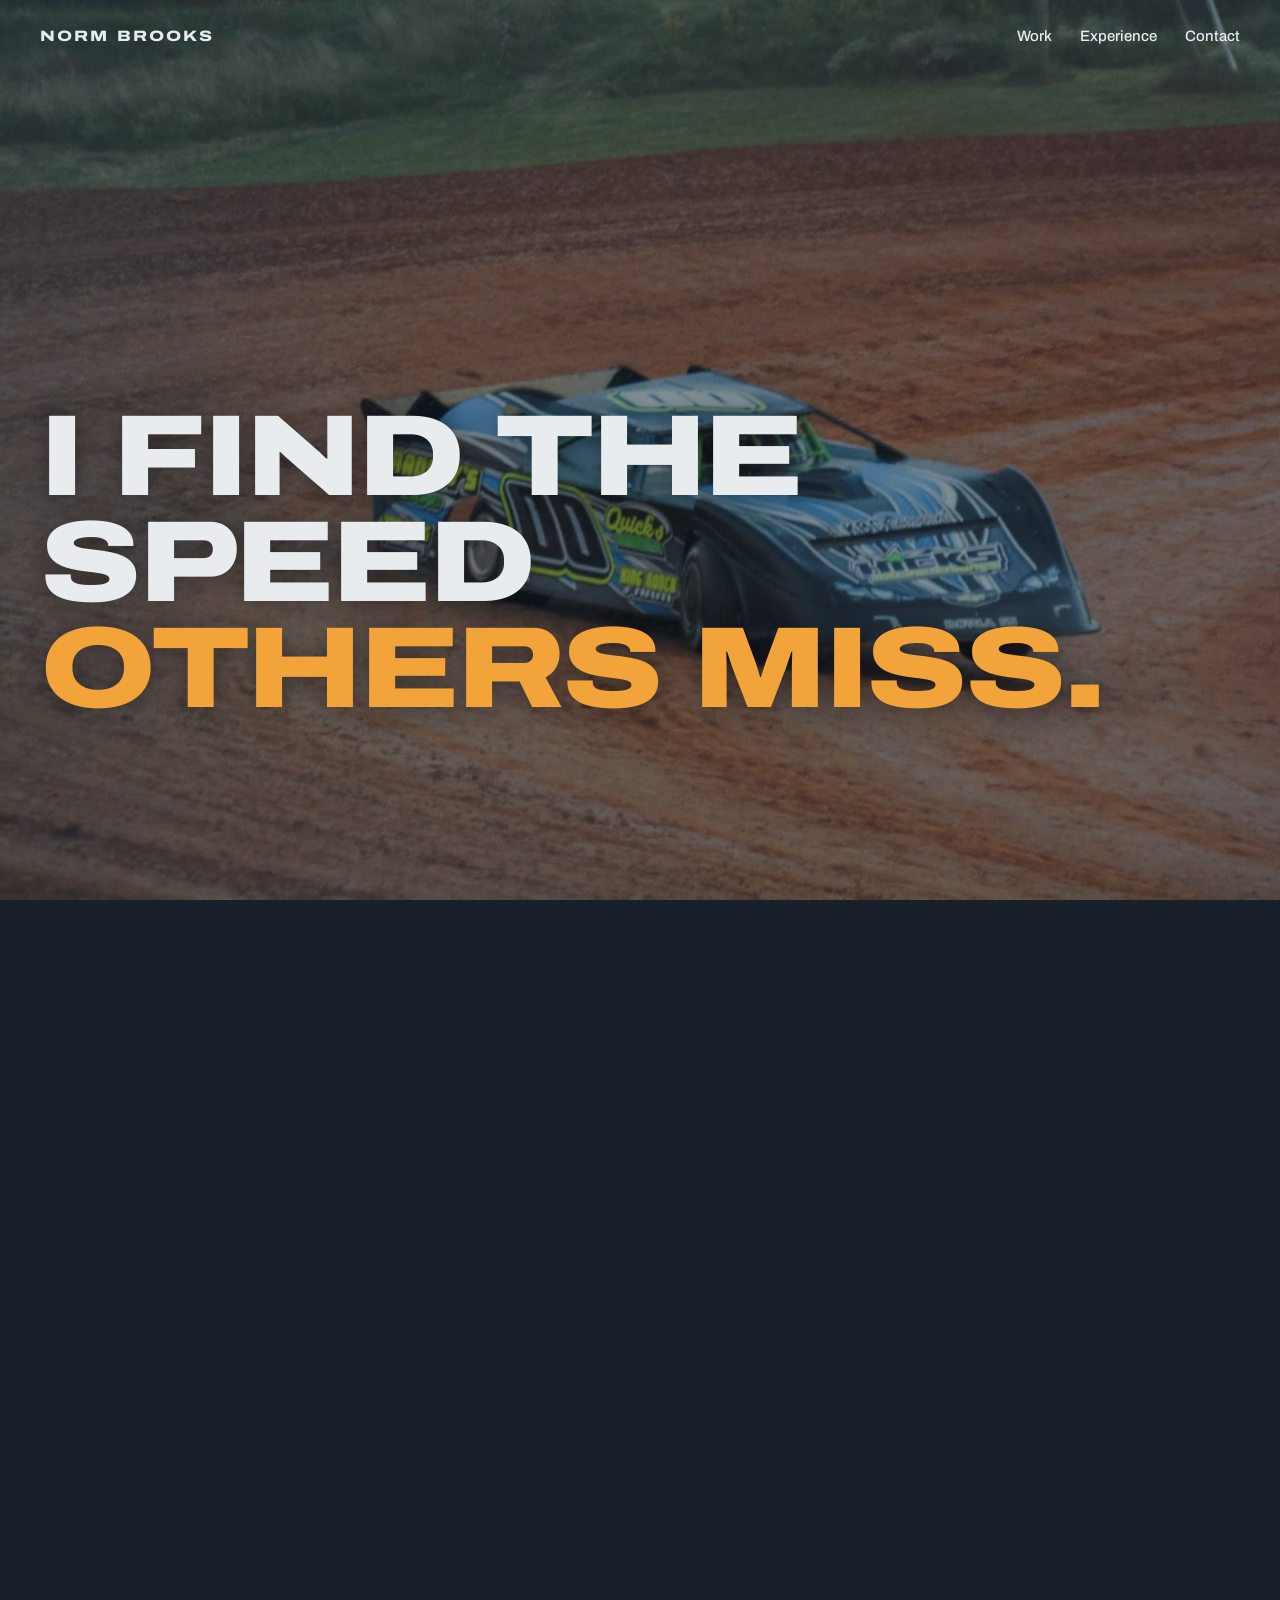
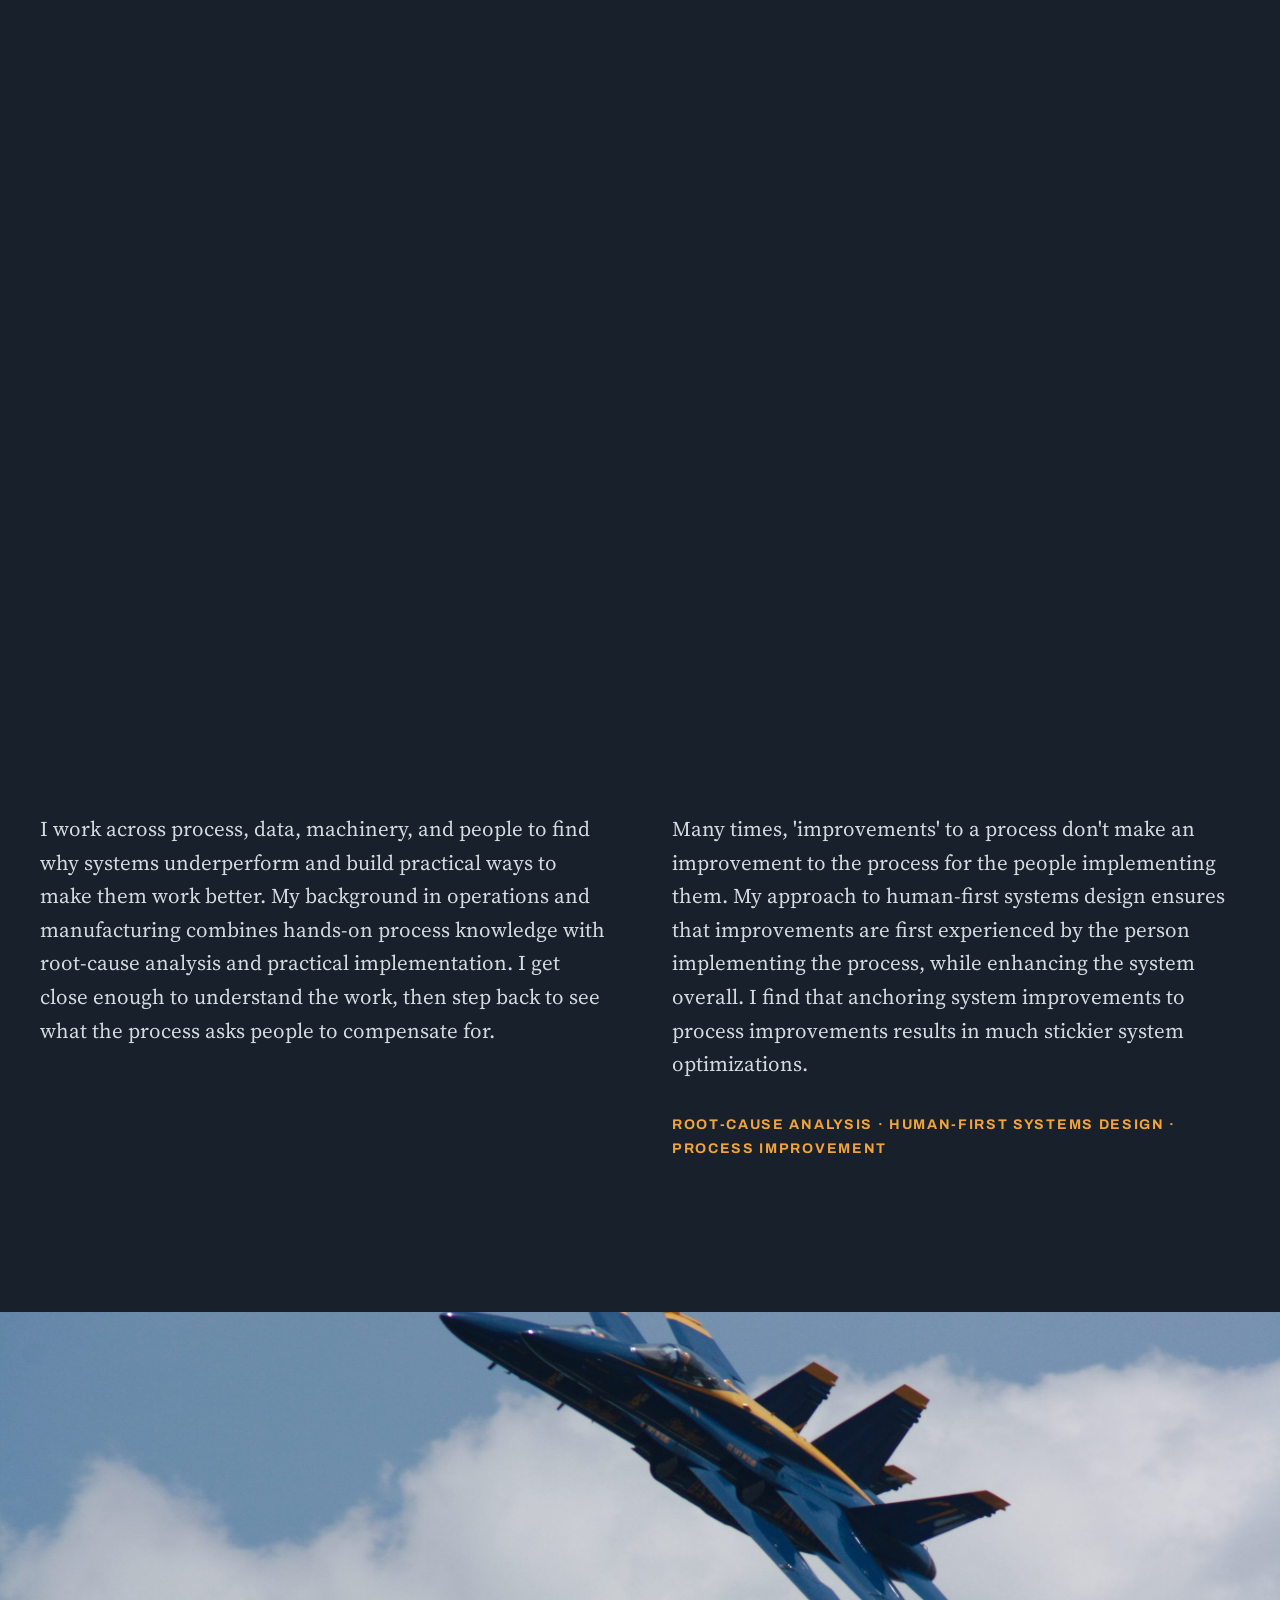
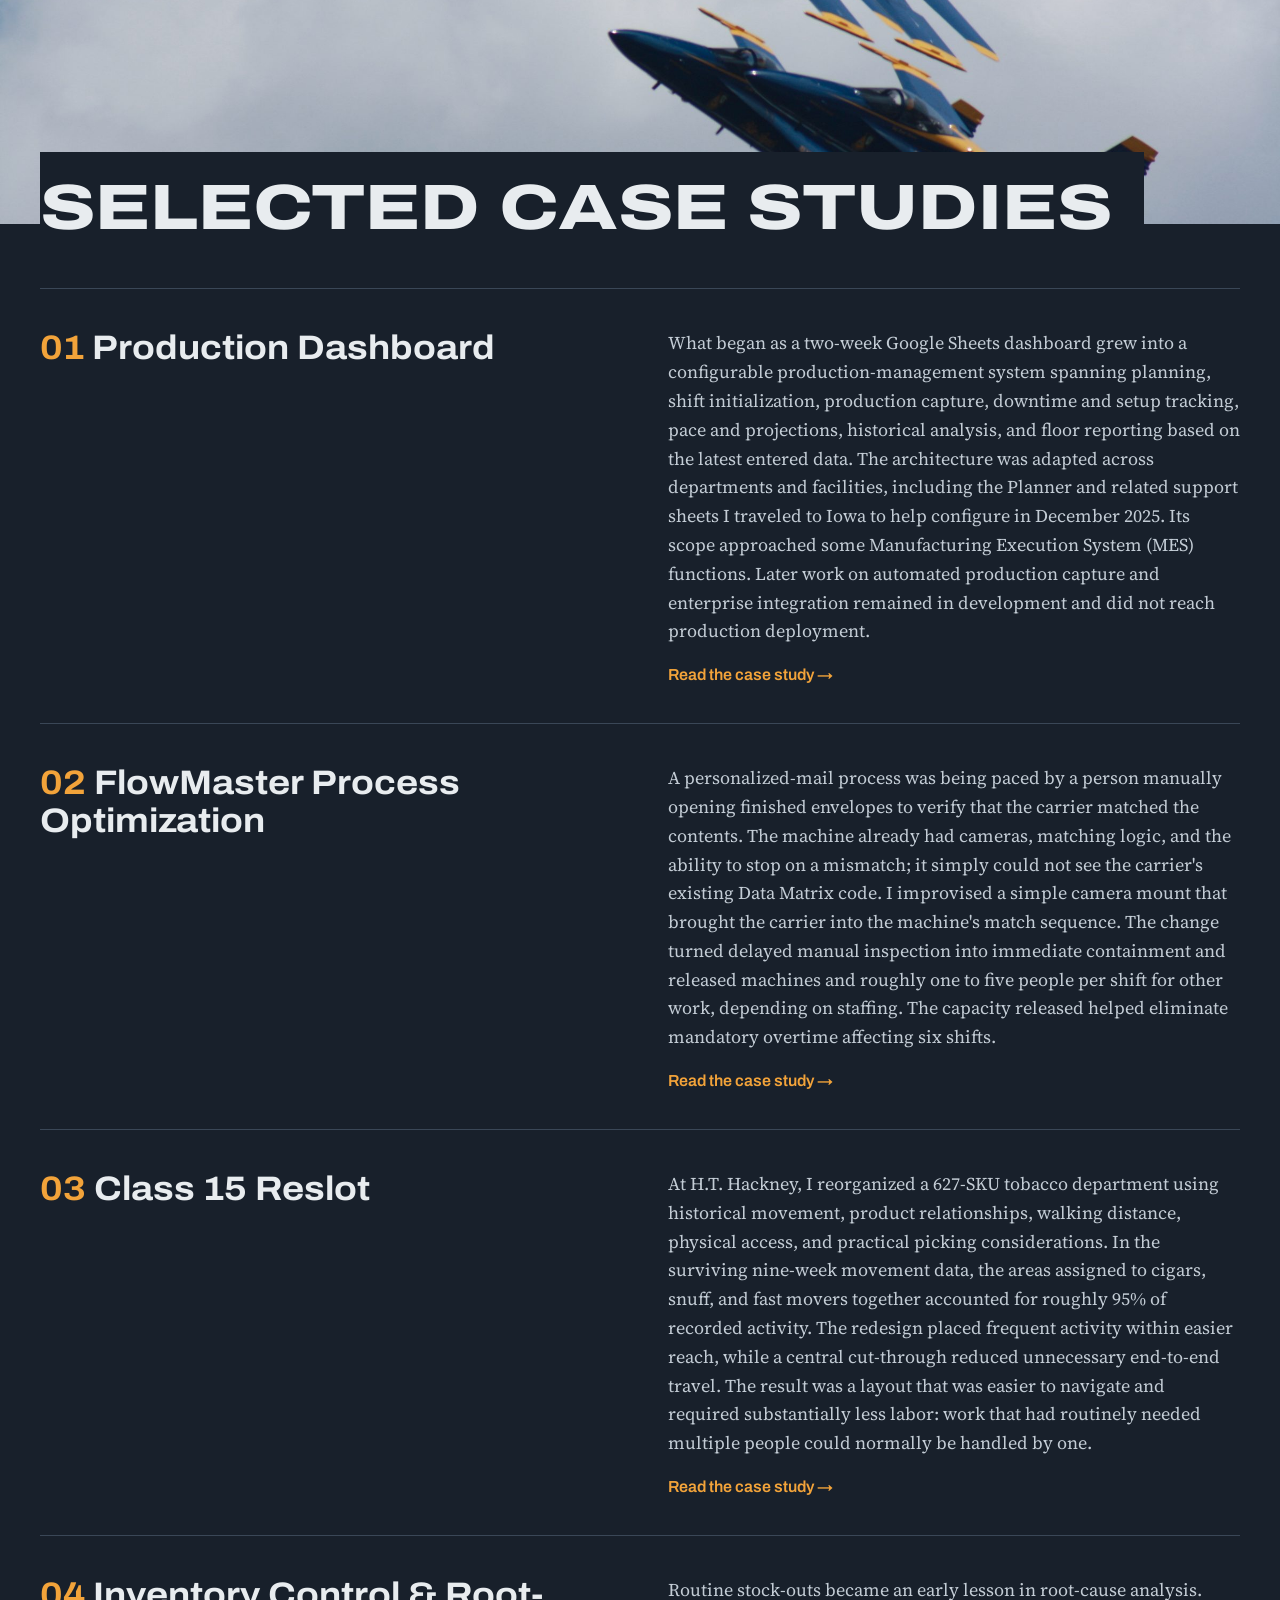
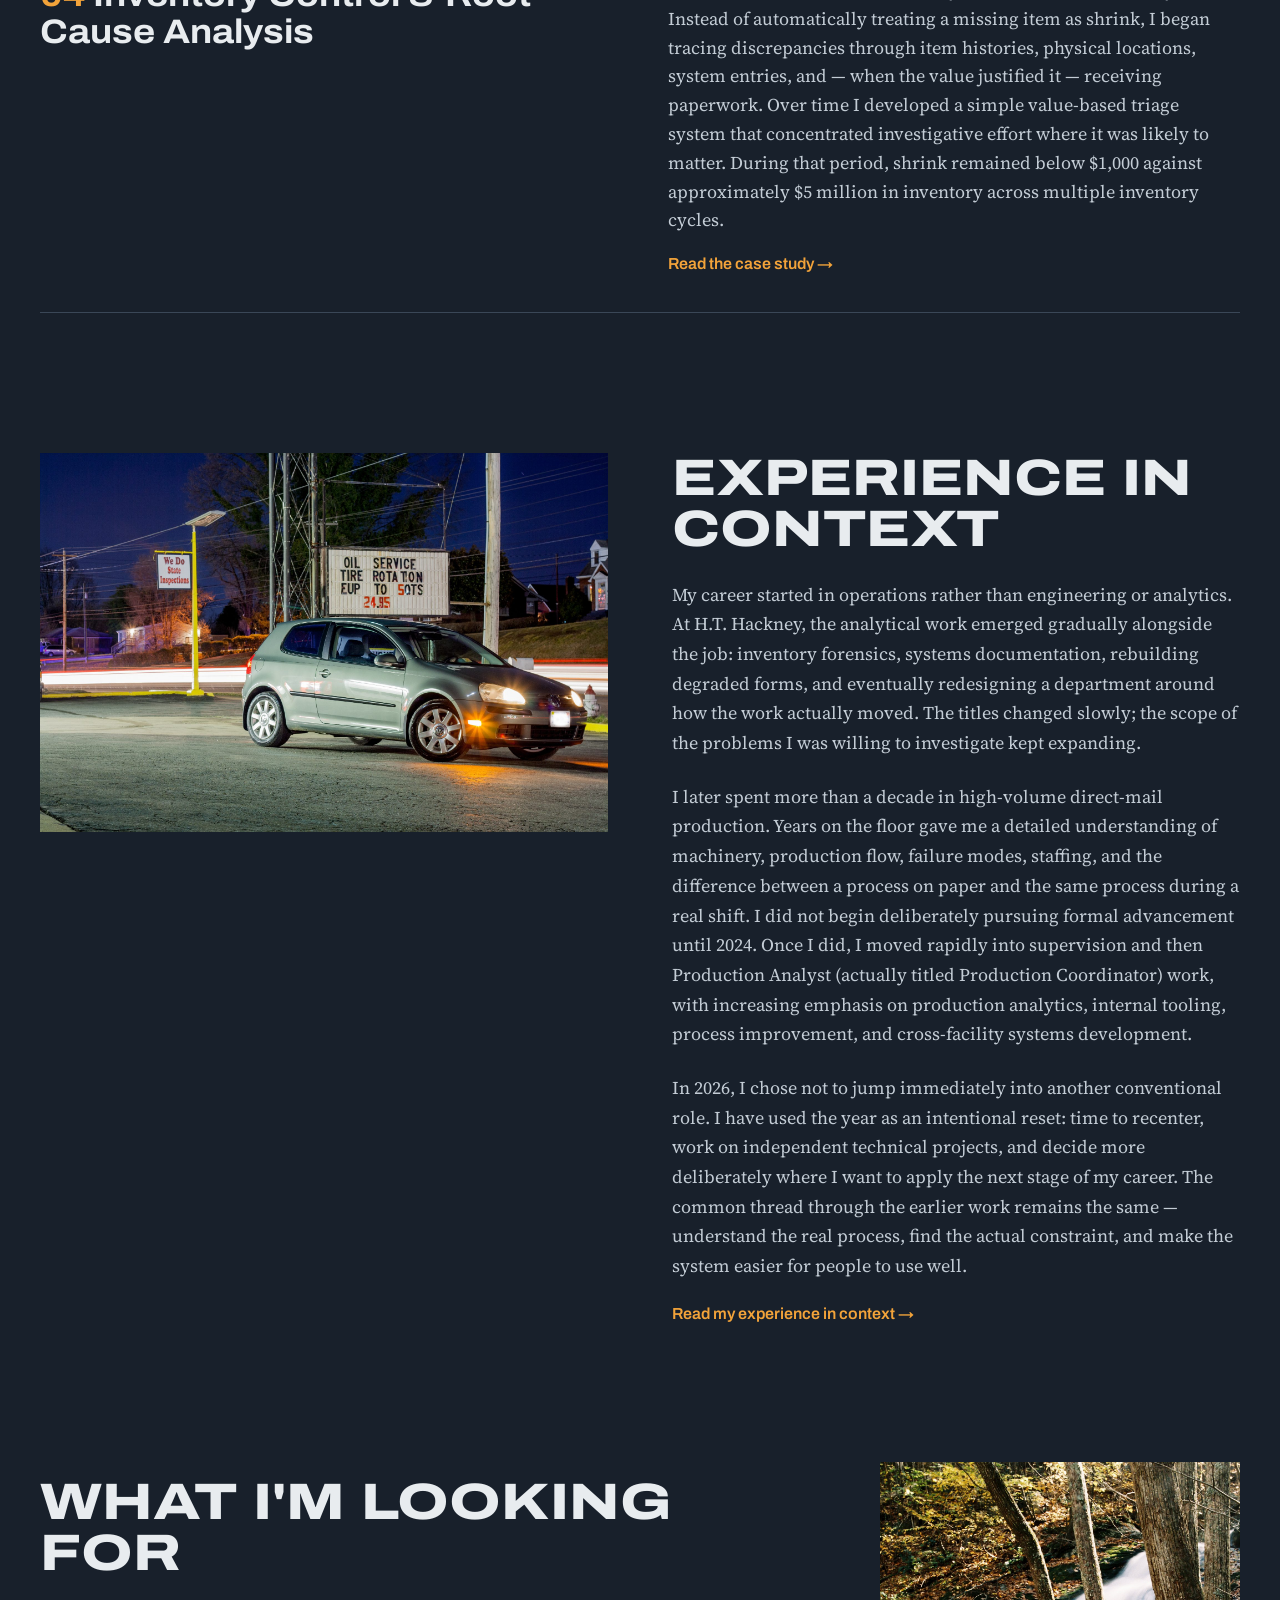
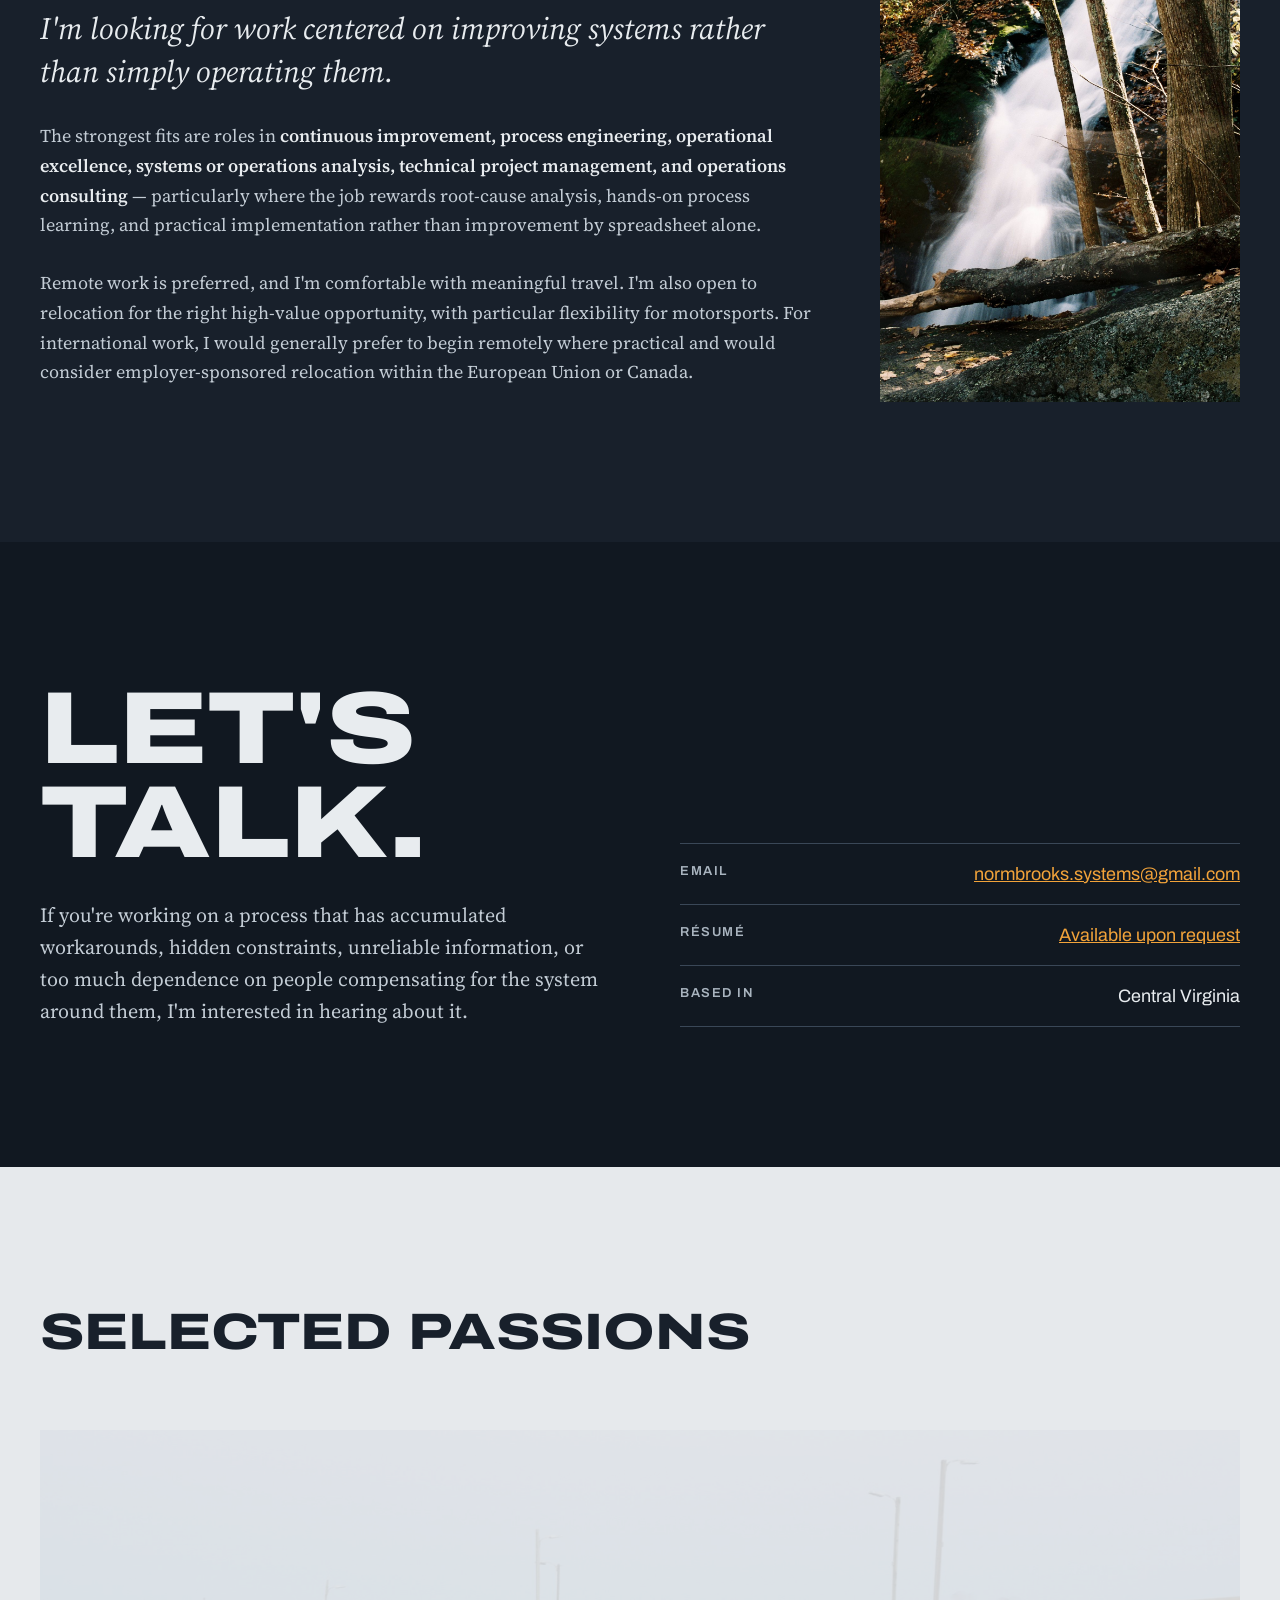
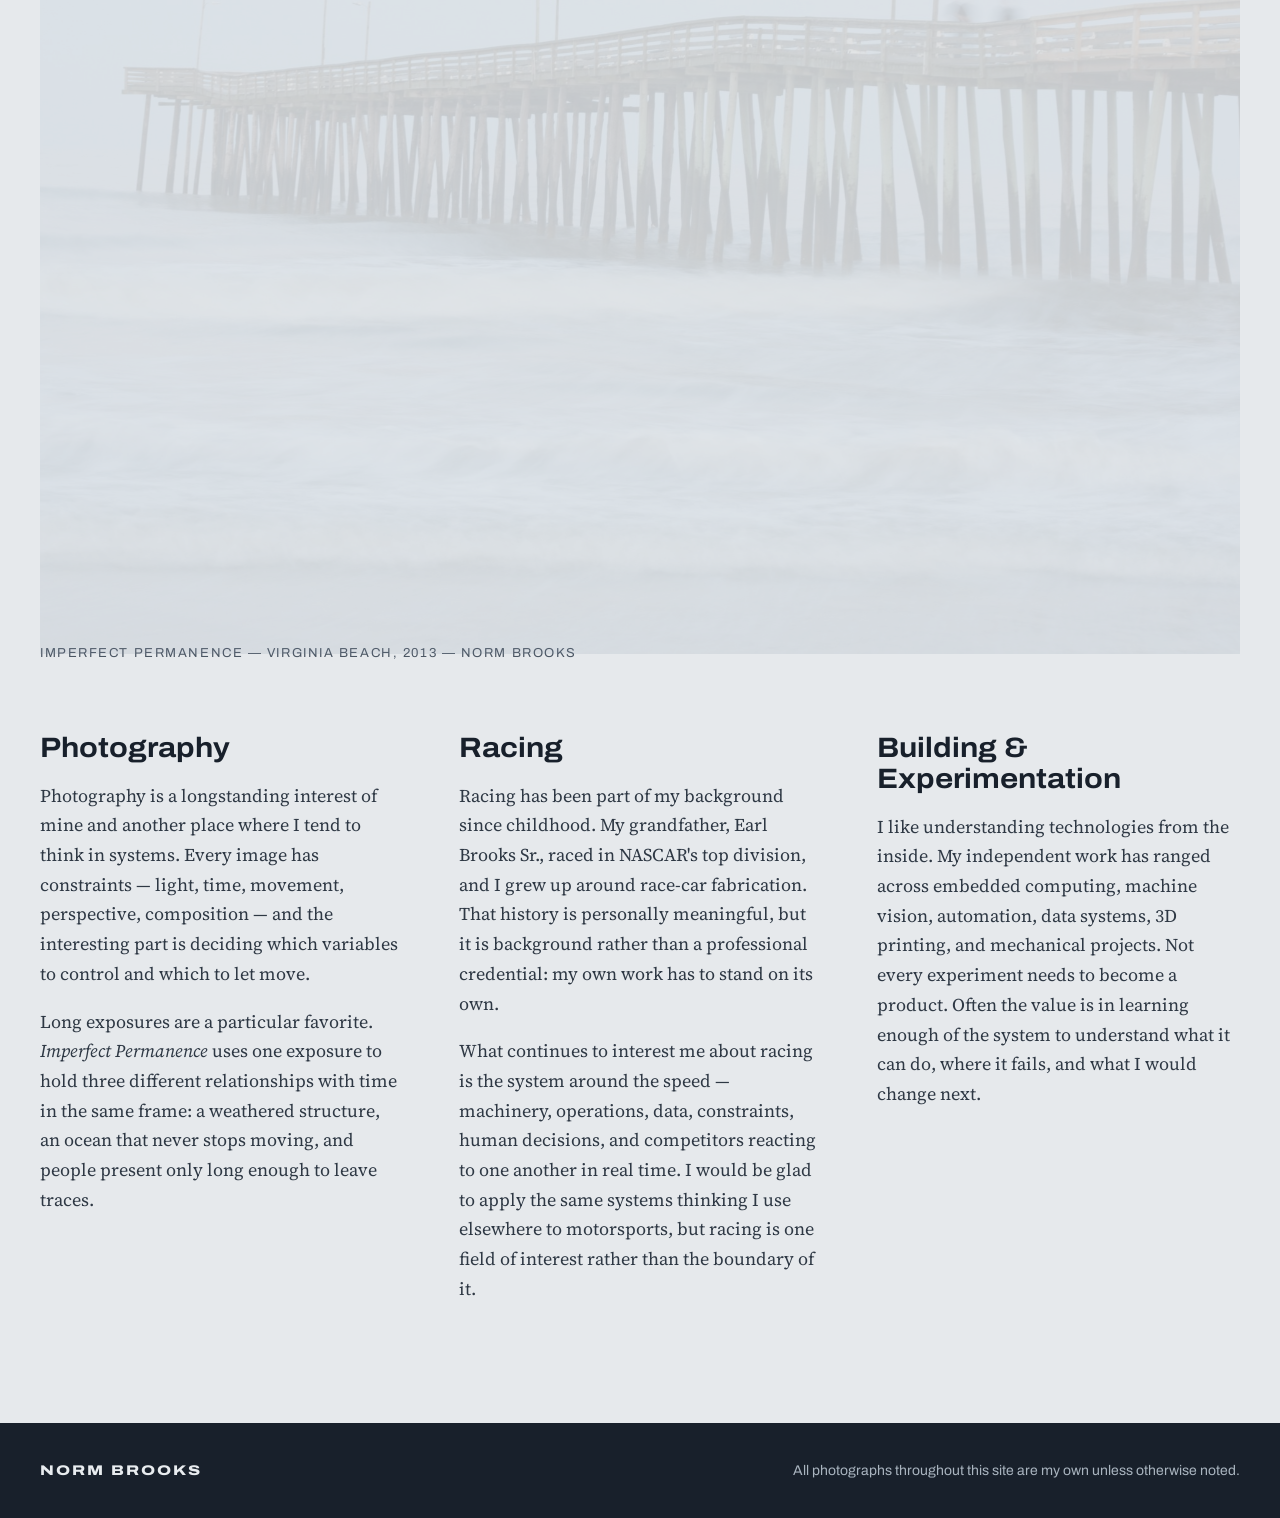
<file: index.html>
<!doctype html>
<html lang="en">
<head>
<meta charset="utf-8">
<meta name="viewport" content="width=device-width, initial-scale=1">
<title>Norm Brooks — Systems and Process Improvement</title>
<meta name="description" content="Norm Brooks works across process, data, machinery, and people to find why systems underperform and build practical ways to make them work better.">
<meta property="og:title" content="Norm Brooks — Systems and Process Improvement">
<meta property="og:description" content="Norm Brooks works across process, data, machinery, and people to find why systems underperform and build practical ways to make them work better.">
<meta property="og:type" content="website">
<meta name="theme-color" content="#18202B">
<link rel="preconnect" href="https://fonts.googleapis.com">
<link rel="preconnect" href="https://fonts.gstatic.com" crossorigin>
<link href="https://fonts.googleapis.com/css2?family=Archivo:wdth,wght@62..125,400..900&amp;family=Source+Serif+4:ital,opsz,wght@0,8..60,400;0,8..60,600;1,8..60,400&amp;display=swap" rel="stylesheet">
<style>
body{margin:0;background:#18202B}
a{color:#E8ECEF}a:hover{color:#F2A33A}
html{scroll-behavior:smooth}
@media (prefers-reduced-motion: reduce){html{scroll-behavior:auto}}
a:focus-visible{outline:2px solid #F2A33A;outline-offset:3px}
img{max-width:100%}
</style>
</head>
<body>
<div style="background: #18202B; color: #E8ECEF; font-family: 'Source Serif 4', Georgia, serif; min-width: 0; overflow-x: clip; position: relative">

<header style="max-width: 1360px; margin: 0 auto; padding: 28px 40px; display: flex; flex-wrap: wrap; justify-content: space-between; align-items: center; gap: 16px; position: absolute; top: 0; left: 0; right: 0; z-index: 2">
<a href="#top" style="font-family: Archivo, 'Arial Narrow', sans-serif; font-stretch: 125%; font-weight: 800; font-size: 15px; letter-spacing: 0.14em; text-decoration: none">NORM BROOKS</a>
<nav aria-label="Primary" style="display: flex; flex-wrap: wrap; gap: 28px; font-family: Archivo, sans-serif; font-size: 15px; font-weight: 500">
<a href="#work" style="text-decoration: none">Work</a>
<a href="#experience" style="text-decoration: none">Experience</a>
<a href="#contact" style="text-decoration: none">Contact</a>
</nav>
</header>

<section id="top" style="position: relative; height: auto">
<div id="hero-pin" style="position: relative; top: 0; height: 860px; overflow: hidden; display: flex; align-items: flex-end">
<img id="hero-car" src="images/late-model-00.webp" alt="Blue number 00 dirt-track race car sliding through a corner." style="position: absolute; inset: 0; width: 100%; height: 100%; object-fit: cover; object-position: 60% 58%; transform-origin: 50% 55%; will-change: opacity, transform; opacity: 0; transform: none">
<img id="hero-valley" src="images/blue-ridge-valley.jpg" alt="Overcast view from a Blue Ridge overlook across forested ridges and farm fields in the valley below." style="position: absolute; inset: 0; width: 100%; height: 100%; object-fit: cover; object-position: 50% 82%; transform-origin: 50% 70%; will-change: opacity, transform; opacity: 1; transform: none">
<div aria-hidden="true" style="position: absolute; inset: 0; background: rgba(24, 32, 43, 0.5)"></div>
<div style="position: relative; width: 100%; max-width: 1360px; margin: 0 auto; padding: 200px 40px 88px; box-sizing: border-box; display: flex; flex-direction: column; gap: 28px">
<h1 style="margin: 0; font-family: Archivo, 'Arial Narrow', sans-serif; font-stretch: 125%; font-weight: 850; font-size: clamp(48px, 9vw, 136px); line-height: 0.92; letter-spacing: -0.02em; text-transform: uppercase; text-wrap: balance; text-shadow: 0 2px 28px rgba(10, 14, 20, 0.45)">I find the speed <span style="color: #F2A33A">others miss.</span></h1>
<p id="hero-tag" style="margin: 0; font-size: clamp(32px, 4.6vw, 68px); line-height: 1.05; font-style: italic; letter-spacing: -0.01em; text-shadow: 0 2px 24px rgba(10, 14, 20, 0.5); will-change: opacity, transform; opacity: 1; transform: none">Humility is the key to speed.</p>
</div>
</div>
</section>

<section style="max-width: 1360px; margin: 0 auto; padding: 72px 40px 112px; display: grid; grid-template-columns: repeat(auto-fit, minmax(min(420px, 100%), 1fr)); gap: 40px 64px">
<p style="margin: 0; font-size: 21px; line-height: 1.6; color: #D3DAE0">I work across process, data, machinery, and people to find why systems underperform and build practical ways to make them work better. My background in operations and manufacturing combines hands-on process knowledge with root-cause analysis and practical implementation. I get close enough to understand the work, then step back to see what the process asks people to compensate for.</p>
<div style="display: flex; flex-direction: column; gap: 32px">
<p style="margin: 0; font-size: 21px; line-height: 1.6; color: #D3DAE0">Many times, 'improvements' to a process don't make an improvement to the process for the people implementing them. My approach to human-first systems design ensures that improvements are first experienced by the person implementing the process, while enhancing the system overall. I find that anchoring system improvements to process improvements results in much stickier system optimizations.</p>
<p style="margin: 0; font-family: Archivo, sans-serif; font-size: 14px; font-weight: 700; letter-spacing: 0.12em; line-height: 1.7; text-transform: uppercase; color: #F2A33A">Root-cause analysis · Human-first systems design · Process improvement</p>
</div>
</section>

<section id="work" style="padding-top: 40px">
<img loading="lazy" src="images/blue-angels-formation.jpg" alt="Four Blue Angels jets in tight formation, banking against white cloud." style="display: block; width: 100%; height: clamp(300px, 40vw, 580px); object-fit: cover; object-position: 50% 30%">
<div style="max-width: 1360px; margin: -72px auto 0; padding: 0 40px; position: relative">
<h2 style="margin: 0; display: inline-block; background: #18202B; padding: 24px 32px 0 0; font-family: Archivo, sans-serif; font-stretch: 125%; font-weight: 800; font-size: clamp(32px, 5vw, 64px); line-height: 1; text-transform: uppercase">Selected Case Studies</h2>
</div>
</section>

<section style="max-width: 1360px; margin: 0 auto; padding: 48px 40px 140px; display: flex; flex-direction: column">
<article style="display: grid; grid-template-columns: repeat(auto-fit, minmax(min(360px, 100%), 1fr)); gap: 16px 56px; padding: 40px 0; border-top: 1px solid #3A4757">
<h3 style="margin: 0; font-family: Archivo, sans-serif; font-stretch: 110%; font-weight: 700; font-size: 34px; line-height: 1.1"><span style="color: #F2A33A">01 </span>Production Dashboard</h3>
<div style="display: flex; flex-direction: column; gap: 20px">
<p style="margin: 0; font-size: 18px; line-height: 1.6; color: #C3CCD5">What began as a two-week Google Sheets dashboard grew into a configurable production-management system spanning planning, shift initialization, production capture, downtime and setup tracking, pace and projections, historical analysis, and floor reporting based on the latest entered data. The architecture was adapted across departments and facilities, including the Planner and related support sheets I traveled to Iowa to help configure in December 2025. Its scope approached some Manufacturing Execution System (MES) functions. Later work on automated production capture and enterprise integration remained in development and did not reach production deployment.</p>
<a href="dashboard.html" style="font-family: Archivo, sans-serif; font-weight: 600; font-size: 16px; color: #F2A33A; text-decoration: none">Read the case study →</a>
</div>
</article>
<article style="display: grid; grid-template-columns: repeat(auto-fit, minmax(min(360px, 100%), 1fr)); gap: 16px 56px; padding: 40px 0; border-top: 1px solid #3A4757">
<h3 style="margin: 0; font-family: Archivo, sans-serif; font-stretch: 110%; font-weight: 700; font-size: 34px; line-height: 1.1"><span style="color: #F2A33A">02 </span>FlowMaster Process Optimization</h3>
<div style="display: flex; flex-direction: column; gap: 20px">
<p style="margin: 0; font-size: 18px; line-height: 1.6; color: #C3CCD5">A personalized-mail process was being paced by a person manually opening finished envelopes to verify that the carrier matched the contents. The machine already had cameras, matching logic, and the ability to stop on a mismatch; it simply could not see the carrier's existing Data Matrix code. I improvised a simple camera mount that brought the carrier into the machine's match sequence. The change turned delayed manual inspection into immediate containment and released machines and roughly one to five people per shift for other work, depending on staffing. The capacity released helped eliminate mandatory overtime affecting six shifts.</p>
<a href="flowmaster.html" style="font-family: Archivo, sans-serif; font-weight: 600; font-size: 16px; color: #F2A33A; text-decoration: none">Read the case study →</a>
</div>
</article>
<article style="display: grid; grid-template-columns: repeat(auto-fit, minmax(min(360px, 100%), 1fr)); gap: 16px 56px; padding: 40px 0; border-top: 1px solid #3A4757">
<h3 style="margin: 0; font-family: Archivo, sans-serif; font-stretch: 110%; font-weight: 700; font-size: 34px; line-height: 1.1"><span style="color: #F2A33A">03 </span>Class 15 Reslot</h3>
<div style="display: flex; flex-direction: column; gap: 20px">
<p style="margin: 0; font-size: 18px; line-height: 1.6; color: #C3CCD5">At H.T. Hackney, I reorganized a 627-SKU tobacco department using historical movement, product relationships, walking distance, physical access, and practical picking considerations. In the surviving nine-week movement data, the areas assigned to cigars, snuff, and fast movers together accounted for roughly 95% of recorded activity. The redesign placed frequent activity within easier reach, while a central cut-through reduced unnecessary end-to-end travel. The result was a layout that was easier to navigate and required substantially less labor: work that had routinely needed multiple people could normally be handled by one.</p>
<a href="reslot.html" style="font-family: Archivo, sans-serif; font-weight: 600; font-size: 16px; color: #F2A33A; text-decoration: none">Read the case study →</a>
</div>
</article>
<article style="display: grid; grid-template-columns: repeat(auto-fit, minmax(min(360px, 100%), 1fr)); gap: 16px 56px; padding: 40px 0; border-top: 1px solid #3A4757; border-bottom: 1px solid #3A4757">
<h3 style="margin: 0; font-family: Archivo, sans-serif; font-stretch: 110%; font-weight: 700; font-size: 34px; line-height: 1.1"><span style="color: #F2A33A">04 </span>Inventory Control &amp; Root-Cause Analysis</h3>
<div style="display: flex; flex-direction: column; gap: 20px">
<p style="margin: 0; font-size: 18px; line-height: 1.6; color: #C3CCD5">Routine stock-outs became an early lesson in root-cause analysis. Instead of automatically treating a missing item as shrink, I began tracing discrepancies through item histories, physical locations, system entries, and — when the value justified it — receiving paperwork. Over time I developed a simple value-based triage system that concentrated investigative effort where it was likely to matter. During that period, shrink remained below $1,000 against approximately $5 million in inventory across multiple inventory cycles.</p>
<a href="inventory.html" style="font-family: Archivo, sans-serif; font-weight: 600; font-size: 16px; color: #F2A33A; text-decoration: none">Read the case study →</a>
</div>
</article>
</section>

<section id="experience" style="max-width: 1360px; margin: 0 auto; padding: 0 40px 140px; display: grid; grid-template-columns: repeat(auto-fit, minmax(min(480px, 100%), 1fr)); gap: 48px 64px; align-items: start">
<img loading="lazy" src="images/golf-long-exposure.jpg" alt="Silver Volkswagen Golf at night, with passing traffic recorded as light trails." style="display: block; width: 100%; height: auto; aspect-ratio: 3 / 2; object-fit: cover">
<div style="display: flex; flex-direction: column; gap: 24px">
<h2 style="margin: 0; font-family: Archivo, sans-serif; font-stretch: 125%; font-weight: 800; font-size: clamp(32px, 4vw, 52px); line-height: 1; text-transform: uppercase">Experience in Context</h2>
<p style="margin: 0; font-size: 18px; line-height: 1.65; color: #C3CCD5">My career started in operations rather than engineering or analytics. At H.T. Hackney, the analytical work emerged gradually alongside the job: inventory forensics, systems documentation, rebuilding degraded forms, and eventually redesigning a department around how the work actually moved. The titles changed slowly; the scope of the problems I was willing to investigate kept expanding.</p>
<p style="margin: 0; font-size: 18px; line-height: 1.65; color: #C3CCD5">I later spent more than a decade in high-volume direct-mail production. Years on the floor gave me a detailed understanding of machinery, production flow, failure modes, staffing, and the difference between a process on paper and the same process during a real shift. I did not begin deliberately pursuing formal advancement until 2024. Once I did, I moved rapidly into supervision and then Production Analyst (actually titled Production Coordinator) work, with increasing emphasis on production analytics, internal tooling, process improvement, and cross-facility systems development.</p>
<p style="margin: 0; font-size: 18px; line-height: 1.65; color: #C3CCD5">In 2026, I chose not to jump immediately into another conventional role. I have used the year as an intentional reset: time to recenter, work on independent technical projects, and decide more deliberately where I want to apply the next stage of my career. The common thread through the earlier work remains the same — understand the real process, find the actual constraint, and make the system easier for people to use well.</p>
<a href="experience.html" style="font-family: Archivo, sans-serif; font-weight: 600; font-size: 16px; color: #F2A33A; text-decoration: none">Read my experience in context →</a>
</div>
</section>

<section id="looking" style="max-width: 1360px; margin: 0 auto; padding: 0 40px 140px; display: flex; flex-wrap: wrap-reverse; gap: 48px 64px; align-items: center">
<div style="flex: 999 1 520px; min-width: 0; display: flex; flex-direction: column; gap: 28px">
<h2 style="margin: 0; font-family: Archivo, sans-serif; font-stretch: 125%; font-weight: 800; font-size: clamp(32px, 4vw, 52px); line-height: 1; text-transform: uppercase">What I'm Looking For</h2>
<p style="margin: 0; font-size: clamp(24px, 2.4vw, 32px); line-height: 1.4; font-style: italic">I'm looking for work centered on improving systems rather than simply operating them.</p>
<p style="margin: 0; font-size: 18px; line-height: 1.65; color: #C3CCD5">The strongest fits are roles in <strong style="color: #E8ECEF; font-weight: 600">continuous improvement, process engineering, operational excellence, systems or operations analysis, technical project management, and operations consulting</strong> — particularly where the job rewards root-cause analysis, hands-on process learning, and practical implementation rather than improvement by spreadsheet alone.</p>
<p style="margin: 0; font-size: 18px; line-height: 1.65; color: #C3CCD5">Remote work is preferred, and I'm comfortable with meaningful travel. I'm also open to relocation for the right high-value opportunity, with particular flexibility for motorsports. For international work, I would generally prefer to begin remotely where practical and would consider employer-sponsored relocation within the European Union or Canada.</p>
</div>
<img loading="lazy" src="images/blue-ridge-waterfall.jpg" alt="Long exposure of a waterfall spilling over mossy rock behind slender tree trunks, with autumn leaves on the ground." style="flex: 1 1 360px; min-width: 0; display: block; width: 100%; max-width: 520px; height: auto; aspect-ratio: 2 / 3; object-fit: cover">
</section>

<section id="contact" style="background: #111821; padding: 140px 40px">
<div style="max-width: 1280px; margin: 0 auto; display: grid; grid-template-columns: repeat(auto-fit, minmax(min(440px, 100%), 1fr)); gap: 48px 80px; align-items: end">
<div style="display: flex; flex-direction: column; gap: 28px">
<h2 style="margin: 0; font-family: Archivo, sans-serif; font-stretch: 125%; font-weight: 850; font-size: clamp(56px, 8vw, 120px); line-height: 0.92; text-transform: uppercase">Let's talk.</h2>
<p style="margin: 0; font-size: 20px; line-height: 1.6; color: #C3CCD5">If you're working on a process that has accumulated workarounds, hidden constraints, unreliable information, or too much dependence on people compensating for the system around them, I'm interested in hearing about it.</p>
</div>
<dl style="margin: 0; display: flex; flex-direction: column; font-family: Archivo, sans-serif">
<div style="display: flex; flex-wrap: wrap; justify-content: space-between; gap: 8px 24px; padding: 20px 0; border-top: 1px solid #3A4757">
<dt style="font-size: 13px; font-weight: 600; letter-spacing: 0.12em; text-transform: uppercase; color: #A9B4BF">Email</dt>
<dd style="margin: 0; font-size: 18px"><a href="mailto:normbrooks.systems@gmail.com" style="color: #F2A33A">normbrooks.systems@gmail.com</a></dd>
</div>
<div style="display: flex; flex-wrap: wrap; justify-content: space-between; gap: 8px 24px; padding: 20px 0; border-top: 1px solid #3A4757">
<dt style="font-size: 13px; font-weight: 600; letter-spacing: 0.12em; text-transform: uppercase; color: #A9B4BF">Résumé</dt>
<dd style="margin: 0; font-size: 18px"><a href="mailto:normbrooks.systems@gmail.com?subject=Resume%20request" style="color: #F2A33A">Available upon request</a></dd>
</div>
<div style="display: flex; flex-wrap: wrap; justify-content: space-between; gap: 8px 24px; padding: 20px 0; border-top: 1px solid #3A4757; border-bottom: 1px solid #3A4757">
<dt style="font-size: 13px; font-weight: 600; letter-spacing: 0.12em; text-transform: uppercase; color: #A9B4BF">Based in</dt>
<dd style="margin: 0; font-size: 18px">Central Virginia</dd>
</div>
</dl>
</div>
</section>

<section id="passions" style="background: #E6E9EC; color: #18202B; padding: 140px 40px 120px">
<div style="max-width: 1280px; margin: 0 auto; display: flex; flex-direction: column; gap: 72px">
<h2 style="margin: 0; font-family: Archivo, sans-serif; font-stretch: 125%; font-weight: 800; font-size: clamp(32px, 4vw, 52px); line-height: 1; text-transform: uppercase">Selected Passions</h2>
<figure style="margin: 0; display: flex; flex-direction: column; gap: 16px; overflow: hidden">
<img id="pier-photo" loading="lazy" src="images/imperfect-permanence.jpg" alt="Weathered wooden pier over blurred ocean waves, with people appearing as faint traces along the deck." style="display: block; width: 100%; height: auto; aspect-ratio: 3 / 2; object-fit: cover; transform-origin: 50% 50%; will-change: opacity, transform; opacity: 1; transform: none">
<figcaption style="font-family: Archivo, sans-serif; font-size: 13px; letter-spacing: 0.12em; text-transform: uppercase; color: #4A5562">Imperfect Permanence — Virginia Beach, 2013 — Norm Brooks</figcaption>
</figure>
<div style="display: grid; grid-template-columns: repeat(auto-fit, minmax(min(340px, 100%), 1fr)); gap: 48px 56px">
<div style="display: flex; flex-direction: column; gap: 18px">
<h3 style="margin: 0; font-family: Archivo, sans-serif; font-stretch: 110%; font-weight: 700; font-size: 28px">Photography</h3>
<p style="margin: 0; font-size: 18px; line-height: 1.65; color: #2E3844">Photography is a longstanding interest of mine and another place where I tend to think in systems. Every image has constraints — light, time, movement, perspective, composition — and the interesting part is deciding which variables to control and which to let move.</p>
<p style="margin: 0; font-size: 18px; line-height: 1.65; color: #2E3844">Long exposures are a particular favorite. <em>Imperfect Permanence</em> uses one exposure to hold three different relationships with time in the same frame: a weathered structure, an ocean that never stops moving, and people present only long enough to leave traces.</p>
</div>
<div style="display: flex; flex-direction: column; gap: 18px">
<h3 style="margin: 0; font-family: Archivo, sans-serif; font-stretch: 110%; font-weight: 700; font-size: 28px">Racing</h3>
<p style="margin: 0; font-size: 18px; line-height: 1.65; color: #2E3844">Racing has been part of my background since childhood. My grandfather, Earl Brooks Sr., raced in NASCAR's top division, and I grew up around race-car fabrication. That history is personally meaningful, but it is background rather than a professional credential: my own work has to stand on its own.</p>
<p style="margin: 0; font-size: 18px; line-height: 1.65; color: #2E3844">What continues to interest me about racing is the system around the speed — machinery, operations, data, constraints, human decisions, and competitors reacting to one another in real time. I would be glad to apply the same systems thinking I use elsewhere to motorsports, but racing is one field of interest rather than the boundary of it.</p>
</div>
<div style="display: flex; flex-direction: column; gap: 18px">
<h3 style="margin: 0; font-family: Archivo, sans-serif; font-stretch: 110%; font-weight: 700; font-size: 28px">Building &amp; Experimentation</h3>
<p style="margin: 0; font-size: 18px; line-height: 1.65; color: #2E3844">I like understanding technologies from the inside. My independent work has ranged across embedded computing, machine vision, automation, data systems, 3D printing, and mechanical projects. Not every experiment needs to become a product. Often the value is in learning enough of the system to understand what it can do, where it fails, and what I would change next.</p>
</div>
</div>
</div>
</section>

<footer style="max-width: 1360px; margin: 0 auto; padding: 40px; display: flex; flex-wrap: wrap; justify-content: space-between; gap: 16px; font-family: Archivo, sans-serif; font-size: 14px; color: #A9B4BF">
<span style="font-stretch: 125%; font-weight: 800; letter-spacing: 0.14em; color: #E8ECEF">NORM BROOKS</span>
<span>All photographs throughout this site are my own unless otherwise noted.</span>
</footer>

</div>
<script src="js/hero.js"></script>
</body>
</html>
</file>
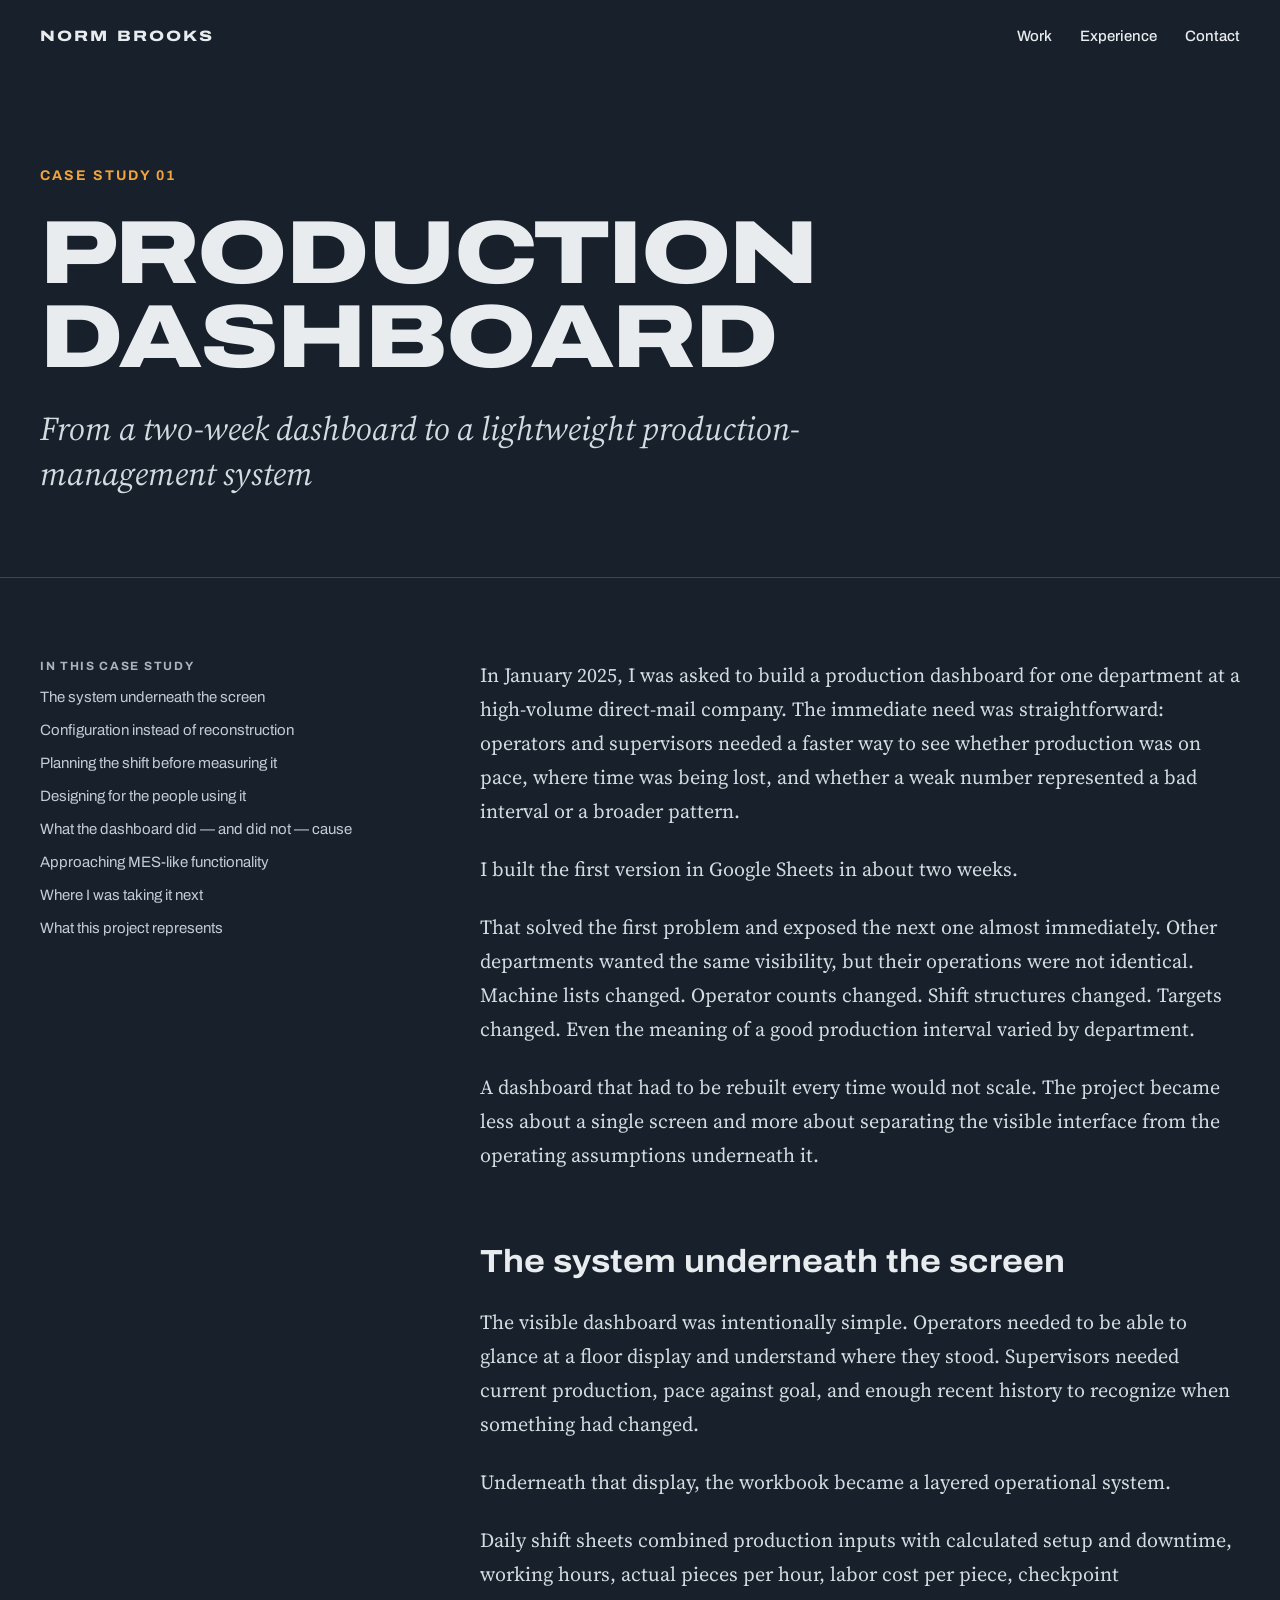
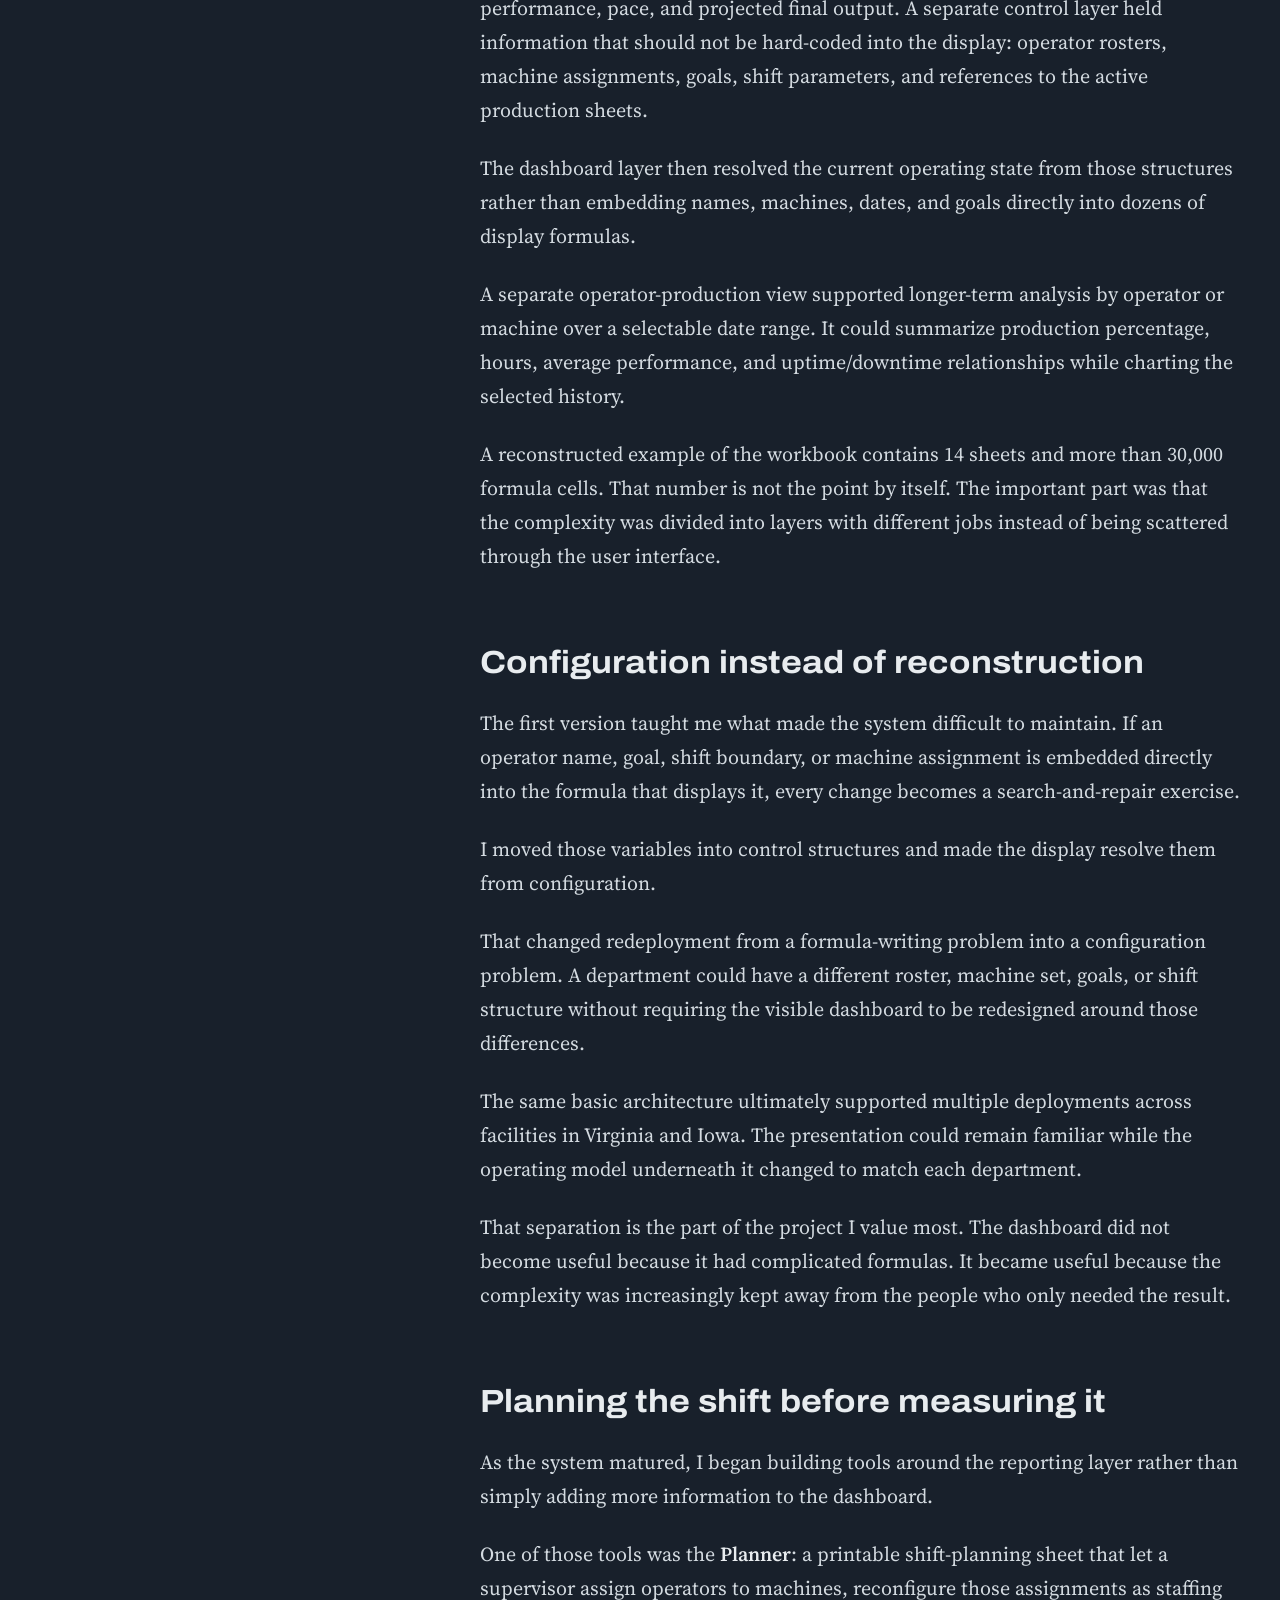
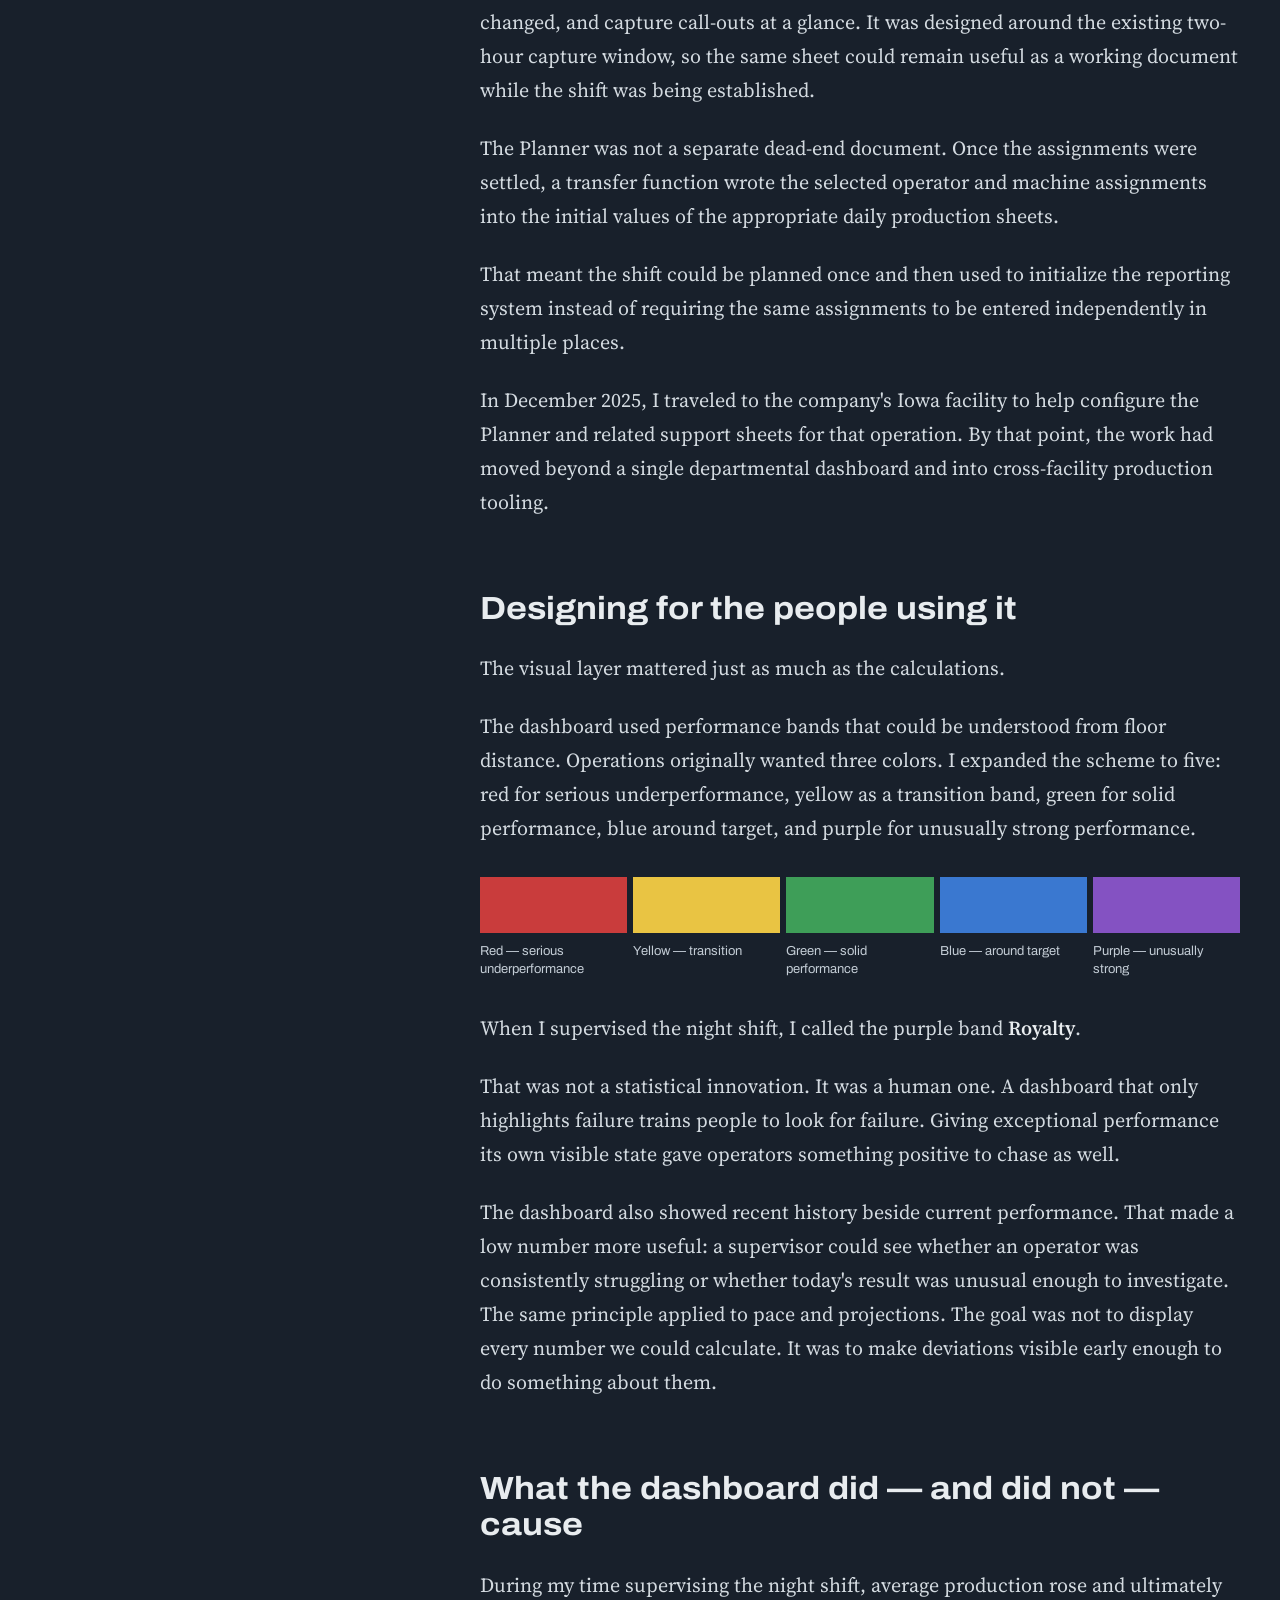
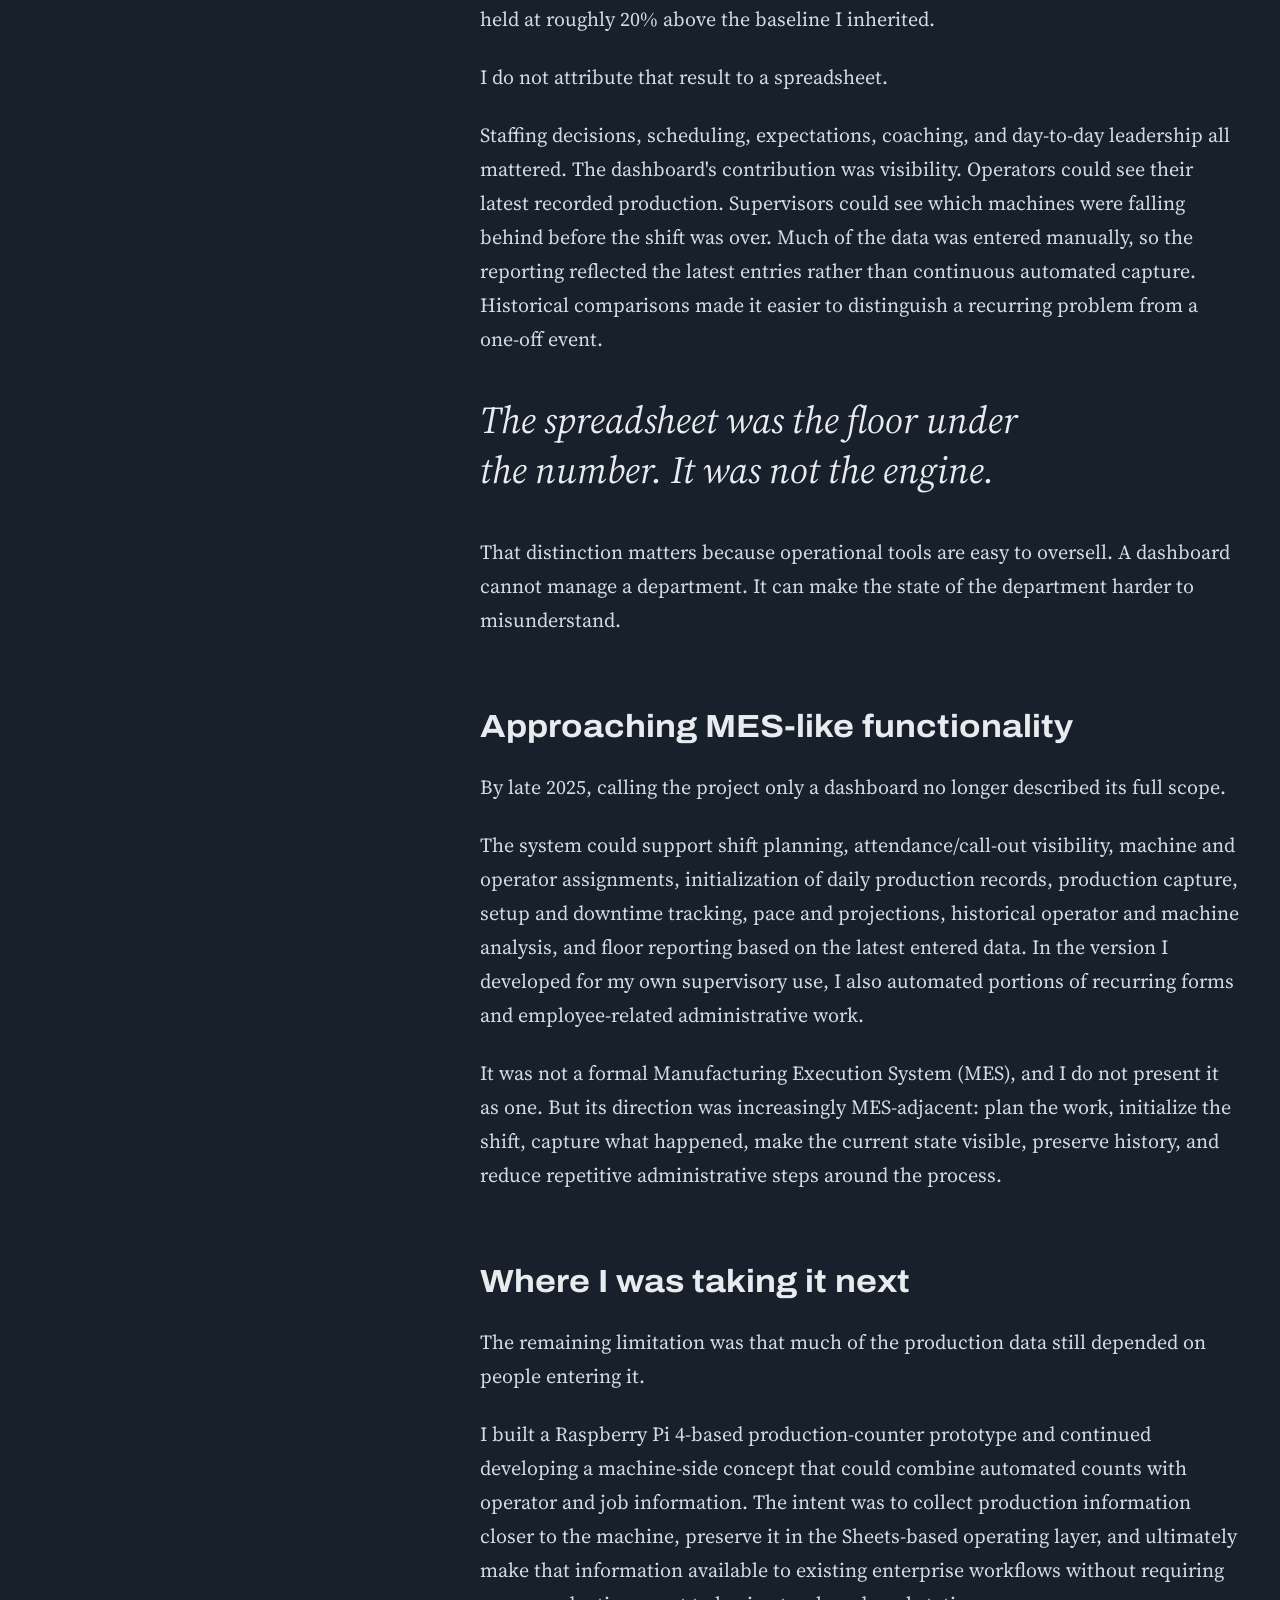
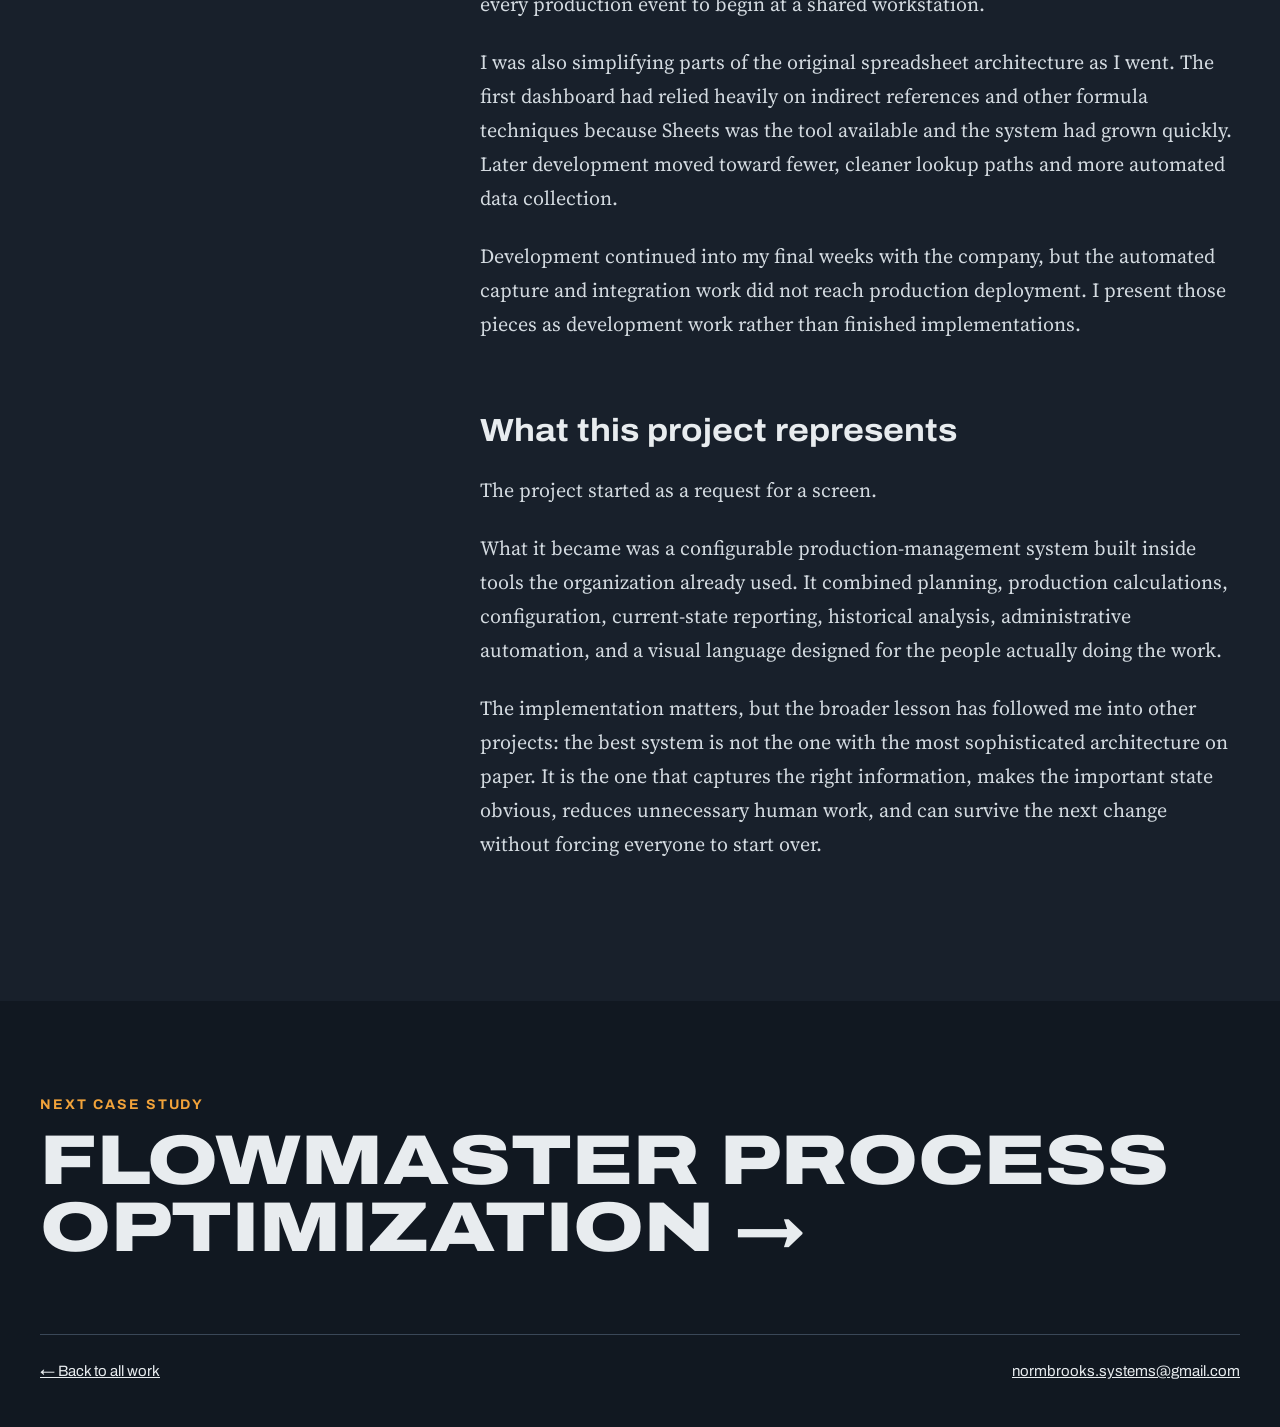
<file: dashboard.html>
<!doctype html>
<html lang="en">
<head>
<meta charset="utf-8">
<meta name="viewport" content="width=device-width, initial-scale=1">
<title>Production Dashboard — Norm Brooks</title>
<meta name="description" content="Case study: from a two-week Google Sheets dashboard to a lightweight, configurable production-management system.">
<meta property="og:title" content="Production Dashboard — Norm Brooks">
<meta property="og:description" content="Case study: from a two-week Google Sheets dashboard to a lightweight, configurable production-management system.">
<meta property="og:type" content="website">
<meta name="theme-color" content="#18202B">
<link rel="preconnect" href="https://fonts.googleapis.com">
<link rel="preconnect" href="https://fonts.gstatic.com" crossorigin>
<link href="https://fonts.googleapis.com/css2?family=Archivo:wdth,wght@62..125,400..900&amp;family=Source+Serif+4:ital,opsz,wght@0,8..60,400;0,8..60,600;1,8..60,400&amp;display=swap" rel="stylesheet">
<style>
body{margin:0;background:#18202B}
a{color:#E8ECEF}a:hover{color:#F2A33A}
html{scroll-behavior:smooth}
@media (prefers-reduced-motion: reduce){html{scroll-behavior:auto}}
a:focus-visible{outline:2px solid #F2A33A;outline-offset:3px}
img{max-width:100%}
</style>
</head>
<body>
<div style="background: #18202B; color: #E8ECEF; font-family: 'Source Serif 4', Georgia, serif; min-width: 0">

<header style="max-width: 1360px; margin: 0 auto; padding: 28px 40px; display: flex; flex-wrap: wrap; justify-content: space-between; align-items: center; gap: 16px">
<a href="index.html" style="font-family: Archivo, 'Arial Narrow', sans-serif; font-stretch: 125%; font-weight: 800; font-size: 15px; letter-spacing: 0.14em; text-decoration: none">NORM BROOKS</a>
<nav aria-label="Primary" style="display: flex; flex-wrap: wrap; gap: 28px; font-family: Archivo, sans-serif; font-size: 15px; font-weight: 500">
<a href="index.html#work" style="text-decoration: none">Work</a>
<a href="experience.html" style="text-decoration: none">Experience</a>
<a href="index.html#contact" style="text-decoration: none">Contact</a>
</nav>
</header>

<section style="max-width: 1360px; margin: 0 auto; padding: 96px 40px 80px; display: flex; flex-direction: column; gap: 28px; border-bottom: 1px solid #3A4757">
<p style="margin: 0; font-family: Archivo, sans-serif; font-size: 14px; font-weight: 700; letter-spacing: 0.14em; text-transform: uppercase; color: #F2A33A">Case study 01</p>
<h1 style="margin: 0; font-family: Archivo, 'Arial Narrow', sans-serif; font-stretch: 125%; font-weight: 850; font-size: clamp(44px, 7vw, 104px); line-height: 0.94; letter-spacing: -0.02em; text-transform: uppercase; text-wrap: balance">Production Dashboard</h1>
<p style="margin: 0; max-width: 900px; font-size: clamp(24px, 2.6vw, 34px); line-height: 1.35; font-style: italic; color: #D3DAE0">From a two-week dashboard to a lightweight production-management system</p>
</section>

<div style="max-width: 1360px; margin: 0 auto; padding: 80px 40px 140px; display: flex; flex-wrap: wrap; gap: 56px 80px; align-items: flex-start">

<nav aria-label="In this case study" style="flex: 1 1 240px; display: flex; flex-direction: column; gap: 12px; font-family: Archivo, sans-serif; font-size: 15px; line-height: 1.4">
<span style="font-size: 12px; font-weight: 700; letter-spacing: 0.14em; text-transform: uppercase; color: #A9B4BF">In this case study</span>
<a href="#underneath" style="text-decoration: none; color: #C3CCD5">The system underneath the screen</a>
<a href="#configuration" style="text-decoration: none; color: #C3CCD5">Configuration instead of reconstruction</a>
<a href="#planning" style="text-decoration: none; color: #C3CCD5">Planning the shift before measuring it</a>
<a href="#people" style="text-decoration: none; color: #C3CCD5">Designing for the people using it</a>
<a href="#cause" style="text-decoration: none; color: #C3CCD5">What the dashboard did — and did not — cause</a>
<a href="#mes" style="text-decoration: none; color: #C3CCD5">Approaching MES-like functionality</a>
<a href="#next" style="text-decoration: none; color: #C3CCD5">Where I was taking it next</a>
<a href="#represents" style="text-decoration: none; color: #C3CCD5">What this project represents</a>
</nav>

<article style="flex: 999 1 560px; min-width: 0; max-width: 760px; display: flex; flex-direction: column; gap: 72px">

<section style="display: flex; flex-direction: column; gap: 24px">
<p style="margin: 0; font-size: 20px; line-height: 1.7; color: #D3DAE0">In January 2025, I was asked to build a production dashboard for one department at a high-volume direct-mail company. The immediate need was straightforward: operators and supervisors needed a faster way to see whether production was on pace, where time was being lost, and whether a weak number represented a bad interval or a broader pattern.</p>
<p style="margin: 0; font-size: 20px; line-height: 1.7; color: #D3DAE0">I built the first version in Google Sheets in about two weeks.</p>
<p style="margin: 0; font-size: 20px; line-height: 1.7; color: #D3DAE0">That solved the first problem and exposed the next one almost immediately. Other departments wanted the same visibility, but their operations were not identical. Machine lists changed. Operator counts changed. Shift structures changed. Targets changed. Even the meaning of a good production interval varied by department.</p>
<p style="margin: 0; font-size: 20px; line-height: 1.7; color: #D3DAE0">A dashboard that had to be rebuilt every time would not scale. The project became less about a single screen and more about separating the visible interface from the operating assumptions underneath it.</p>
</section>

<section id="underneath" style="display: flex; flex-direction: column; gap: 24px">
<h2 style="margin: 0; font-family: Archivo, sans-serif; font-stretch: 110%; font-weight: 700; font-size: 32px; line-height: 1.15">The system underneath the screen</h2>
<p style="margin: 0; font-size: 20px; line-height: 1.7; color: #D3DAE0">The visible dashboard was intentionally simple. Operators needed to be able to glance at a floor display and understand where they stood. Supervisors needed current production, pace against goal, and enough recent history to recognize when something had changed.</p>
<p style="margin: 0; font-size: 20px; line-height: 1.7; color: #D3DAE0">Underneath that display, the workbook became a layered operational system.</p>
<p style="margin: 0; font-size: 20px; line-height: 1.7; color: #D3DAE0">Daily shift sheets combined production inputs with calculated setup and downtime, working hours, actual pieces per hour, labor cost per piece, checkpoint performance, pace, and projected final output. A separate control layer held information that should not be hard-coded into the display: operator rosters, machine assignments, goals, shift parameters, and references to the active production sheets.</p>
<p style="margin: 0; font-size: 20px; line-height: 1.7; color: #D3DAE0">The dashboard layer then resolved the current operating state from those structures rather than embedding names, machines, dates, and goals directly into dozens of display formulas.</p>
<p style="margin: 0; font-size: 20px; line-height: 1.7; color: #D3DAE0">A separate operator-production view supported longer-term analysis by operator or machine over a selectable date range. It could summarize production percentage, hours, average performance, and uptime/downtime relationships while charting the selected history.</p>
<p style="margin: 0; font-size: 20px; line-height: 1.7; color: #D3DAE0">A reconstructed example of the workbook contains 14 sheets and more than 30,000 formula cells. That number is not the point by itself. The important part was that the complexity was divided into layers with different jobs instead of being scattered through the user interface.</p>
</section>

<section id="configuration" style="display: flex; flex-direction: column; gap: 24px">
<h2 style="margin: 0; font-family: Archivo, sans-serif; font-stretch: 110%; font-weight: 700; font-size: 32px; line-height: 1.15">Configuration instead of reconstruction</h2>
<p style="margin: 0; font-size: 20px; line-height: 1.7; color: #D3DAE0">The first version taught me what made the system difficult to maintain. If an operator name, goal, shift boundary, or machine assignment is embedded directly into the formula that displays it, every change becomes a search-and-repair exercise.</p>
<p style="margin: 0; font-size: 20px; line-height: 1.7; color: #D3DAE0">I moved those variables into control structures and made the display resolve them from configuration.</p>
<p style="margin: 0; font-size: 20px; line-height: 1.7; color: #D3DAE0">That changed redeployment from a formula-writing problem into a configuration problem. A department could have a different roster, machine set, goals, or shift structure without requiring the visible dashboard to be redesigned around those differences.</p>
<p style="margin: 0; font-size: 20px; line-height: 1.7; color: #D3DAE0">The same basic architecture ultimately supported multiple deployments across facilities in Virginia and Iowa. The presentation could remain familiar while the operating model underneath it changed to match each department.</p>
<p style="margin: 0; font-size: 20px; line-height: 1.7; color: #D3DAE0">That separation is the part of the project I value most. The dashboard did not become useful because it had complicated formulas. It became useful because the complexity was increasingly kept away from the people who only needed the result.</p>
</section>

<section id="planning" style="display: flex; flex-direction: column; gap: 24px">
<h2 style="margin: 0; font-family: Archivo, sans-serif; font-stretch: 110%; font-weight: 700; font-size: 32px; line-height: 1.15">Planning the shift before measuring it</h2>
<p style="margin: 0; font-size: 20px; line-height: 1.7; color: #D3DAE0">As the system matured, I began building tools around the reporting layer rather than simply adding more information to the dashboard.</p>
<p style="margin: 0; font-size: 20px; line-height: 1.7; color: #D3DAE0">One of those tools was the <strong style="font-weight: 600; color: #E8ECEF">Planner</strong>: a printable shift-planning sheet that let a supervisor assign operators to machines, reconfigure those assignments as staffing changed, and capture call-outs at a glance. It was designed around the existing two-hour capture window, so the same sheet could remain useful as a working document while the shift was being established.</p>
<p style="margin: 0; font-size: 20px; line-height: 1.7; color: #D3DAE0">The Planner was not a separate dead-end document. Once the assignments were settled, a transfer function wrote the selected operator and machine assignments into the initial values of the appropriate daily production sheets.</p>
<p style="margin: 0; font-size: 20px; line-height: 1.7; color: #D3DAE0">That meant the shift could be planned once and then used to initialize the reporting system instead of requiring the same assignments to be entered independently in multiple places.</p>
<p style="margin: 0; font-size: 20px; line-height: 1.7; color: #D3DAE0">In December 2025, I traveled to the company's Iowa facility to help configure the Planner and related support sheets for that operation. By that point, the work had moved beyond a single departmental dashboard and into cross-facility production tooling.</p>
</section>

<section id="people" style="display: flex; flex-direction: column; gap: 24px">
<h2 style="margin: 0; font-family: Archivo, sans-serif; font-stretch: 110%; font-weight: 700; font-size: 32px; line-height: 1.15">Designing for the people using it</h2>
<p style="margin: 0; font-size: 20px; line-height: 1.7; color: #D3DAE0">The visual layer mattered just as much as the calculations.</p>
<p style="margin: 0; font-size: 20px; line-height: 1.7; color: #D3DAE0">The dashboard used performance bands that could be understood from floor distance. Operations originally wanted three colors. I expanded the scheme to five: red for serious underperformance, yellow as a transition band, green for solid performance, blue around target, and purple for unusually strong performance.</p>
<figure style="margin: 8px 0; display: grid; grid-template-columns: repeat(auto-fit, minmax(min(120px, 100%), 1fr)); gap: 6px">
<div style="display: flex; flex-direction: column; gap: 10px"><div style="height: 56px; background: #C93C3C"></div><span style="font-family: Archivo, sans-serif; font-size: 13px; line-height: 1.35; color: #C3CCD5">Red — serious underperformance</span></div>
<div style="display: flex; flex-direction: column; gap: 10px"><div style="height: 56px; background: #E9C443"></div><span style="font-family: Archivo, sans-serif; font-size: 13px; line-height: 1.35; color: #C3CCD5">Yellow — transition</span></div>
<div style="display: flex; flex-direction: column; gap: 10px"><div style="height: 56px; background: #3E9E58"></div><span style="font-family: Archivo, sans-serif; font-size: 13px; line-height: 1.35; color: #C3CCD5">Green — solid performance</span></div>
<div style="display: flex; flex-direction: column; gap: 10px"><div style="height: 56px; background: #3A78D0"></div><span style="font-family: Archivo, sans-serif; font-size: 13px; line-height: 1.35; color: #C3CCD5">Blue — around target</span></div>
<div style="display: flex; flex-direction: column; gap: 10px"><div style="height: 56px; background: #8452C2"></div><span style="font-family: Archivo, sans-serif; font-size: 13px; line-height: 1.35; color: #C3CCD5">Purple — unusually strong</span></div>
</figure>
<p style="margin: 0; font-size: 20px; line-height: 1.7; color: #D3DAE0">When I supervised the night shift, I called the purple band <strong style="font-weight: 600; color: #E8ECEF">Royalty</strong>.</p>
<p style="margin: 0; font-size: 20px; line-height: 1.7; color: #D3DAE0">That was not a statistical innovation. It was a human one. A dashboard that only highlights failure trains people to look for failure. Giving exceptional performance its own visible state gave operators something positive to chase as well.</p>
<p style="margin: 0; font-size: 20px; line-height: 1.7; color: #D3DAE0">The dashboard also showed recent history beside current performance. That made a low number more useful: a supervisor could see whether an operator was consistently struggling or whether today's result was unusual enough to investigate. The same principle applied to pace and projections. The goal was not to display every number we could calculate. It was to make deviations visible early enough to do something about them.</p>
</section>

<section id="cause" style="display: flex; flex-direction: column; gap: 24px">
<h2 style="margin: 0; font-family: Archivo, sans-serif; font-stretch: 110%; font-weight: 700; font-size: 32px; line-height: 1.15">What the dashboard did — and did not — cause</h2>
<p style="margin: 0; font-size: 20px; line-height: 1.7; color: #D3DAE0">During my time supervising the night shift, average production rose and ultimately held at roughly 20% above the baseline I inherited.</p>
<p style="margin: 0; font-size: 20px; line-height: 1.7; color: #D3DAE0">I do not attribute that result to a spreadsheet.</p>
<p style="margin: 0; font-size: 20px; line-height: 1.7; color: #D3DAE0">Staffing decisions, scheduling, expectations, coaching, and day-to-day leadership all mattered. The dashboard's contribution was visibility. Operators could see their latest recorded production. Supervisors could see which machines were falling behind before the shift was over. Much of the data was entered manually, so the reporting reflected the latest entries rather than continuous automated capture. Historical comparisons made it easier to distinguish a recurring problem from a one-off event.</p>
<p style="margin: 16px 0; font-size: clamp(28px, 3vw, 38px); line-height: 1.3; font-style: italic; color: #E8ECEF; text-wrap: balance">The spreadsheet was the floor under the number. It was not the engine.</p>
<p style="margin: 0; font-size: 20px; line-height: 1.7; color: #D3DAE0">That distinction matters because operational tools are easy to oversell. A dashboard cannot manage a department. It can make the state of the department harder to misunderstand.</p>
</section>

<section id="mes" style="display: flex; flex-direction: column; gap: 24px">
<h2 style="margin: 0; font-family: Archivo, sans-serif; font-stretch: 110%; font-weight: 700; font-size: 32px; line-height: 1.15">Approaching MES-like functionality</h2>
<p style="margin: 0; font-size: 20px; line-height: 1.7; color: #D3DAE0">By late 2025, calling the project only a dashboard no longer described its full scope.</p>
<p style="margin: 0; font-size: 20px; line-height: 1.7; color: #D3DAE0">The system could support shift planning, attendance/call-out visibility, machine and operator assignments, initialization of daily production records, production capture, setup and downtime tracking, pace and projections, historical operator and machine analysis, and floor reporting based on the latest entered data. In the version I developed for my own supervisory use, I also automated portions of recurring forms and employee-related administrative work.</p>
<p style="margin: 0; font-size: 20px; line-height: 1.7; color: #D3DAE0">It was not a formal Manufacturing Execution System (MES), and I do not present it as one. But its direction was increasingly MES-adjacent: plan the work, initialize the shift, capture what happened, make the current state visible, preserve history, and reduce repetitive administrative steps around the process.</p>
</section>

<section id="next" style="display: flex; flex-direction: column; gap: 24px">
<h2 style="margin: 0; font-family: Archivo, sans-serif; font-stretch: 110%; font-weight: 700; font-size: 32px; line-height: 1.15">Where I was taking it next</h2>
<p style="margin: 0; font-size: 20px; line-height: 1.7; color: #D3DAE0">The remaining limitation was that much of the production data still depended on people entering it.</p>
<p style="margin: 0; font-size: 20px; line-height: 1.7; color: #D3DAE0">I built a Raspberry Pi 4-based production-counter prototype and continued developing a machine-side concept that could combine automated counts with operator and job information. The intent was to collect production information closer to the machine, preserve it in the Sheets-based operating layer, and ultimately make that information available to existing enterprise workflows without requiring every production event to begin at a shared workstation.</p>
<p style="margin: 0; font-size: 20px; line-height: 1.7; color: #D3DAE0">I was also simplifying parts of the original spreadsheet architecture as I went. The first dashboard had relied heavily on indirect references and other formula techniques because Sheets was the tool available and the system had grown quickly. Later development moved toward fewer, cleaner lookup paths and more automated data collection.</p>
<p style="margin: 0; font-size: 20px; line-height: 1.7; color: #D3DAE0">Development continued into my final weeks with the company, but the automated capture and integration work did not reach production deployment. I present those pieces as development work rather than finished implementations.</p>
</section>

<section id="represents" style="display: flex; flex-direction: column; gap: 24px">
<h2 style="margin: 0; font-family: Archivo, sans-serif; font-stretch: 110%; font-weight: 700; font-size: 32px; line-height: 1.15">What this project represents</h2>
<p style="margin: 0; font-size: 20px; line-height: 1.7; color: #D3DAE0">The project started as a request for a screen.</p>
<p style="margin: 0; font-size: 20px; line-height: 1.7; color: #D3DAE0">What it became was a configurable production-management system built inside tools the organization already used. It combined planning, production calculations, configuration, current-state reporting, historical analysis, administrative automation, and a visual language designed for the people actually doing the work.</p>
<p style="margin: 0; font-size: 20px; line-height: 1.7; color: #D3DAE0">The implementation matters, but the broader lesson has followed me into other projects: the best system is not the one with the most sophisticated architecture on paper. It is the one that captures the right information, makes the important state obvious, reduces unnecessary human work, and can survive the next change without forcing everyone to start over.</p>
</section>

</article>
</div>

<footer style="background: #111821; padding: 96px 40px 48px">
<div style="max-width: 1360px; margin: 0 auto; display: flex; flex-direction: column; gap: 72px">
<a href="flowmaster.html" style="display: flex; flex-direction: column; gap: 16px; text-decoration: none">
<span style="font-family: Archivo, sans-serif; font-size: 14px; font-weight: 700; letter-spacing: 0.14em; text-transform: uppercase; color: #F2A33A">Next case study</span>
<span style="font-family: Archivo, sans-serif; font-stretch: 125%; font-weight: 850; font-size: clamp(36px, 5.5vw, 80px); line-height: 0.95; text-transform: uppercase">FlowMaster Process Optimization →</span>
</a>
<div style="display: flex; flex-wrap: wrap; justify-content: space-between; gap: 16px; padding-top: 28px; border-top: 1px solid #3A4757; font-family: Archivo, sans-serif; font-size: 15px; color: #A9B4BF">
<a href="index.html" style="color: #E8ECEF">← Back to all work</a>
<a href="mailto:normbrooks.systems@gmail.com" style="color: #E8ECEF">normbrooks.systems@gmail.com</a>
</div>
</div>
</footer>

</div>
</body>
</html>
</file>
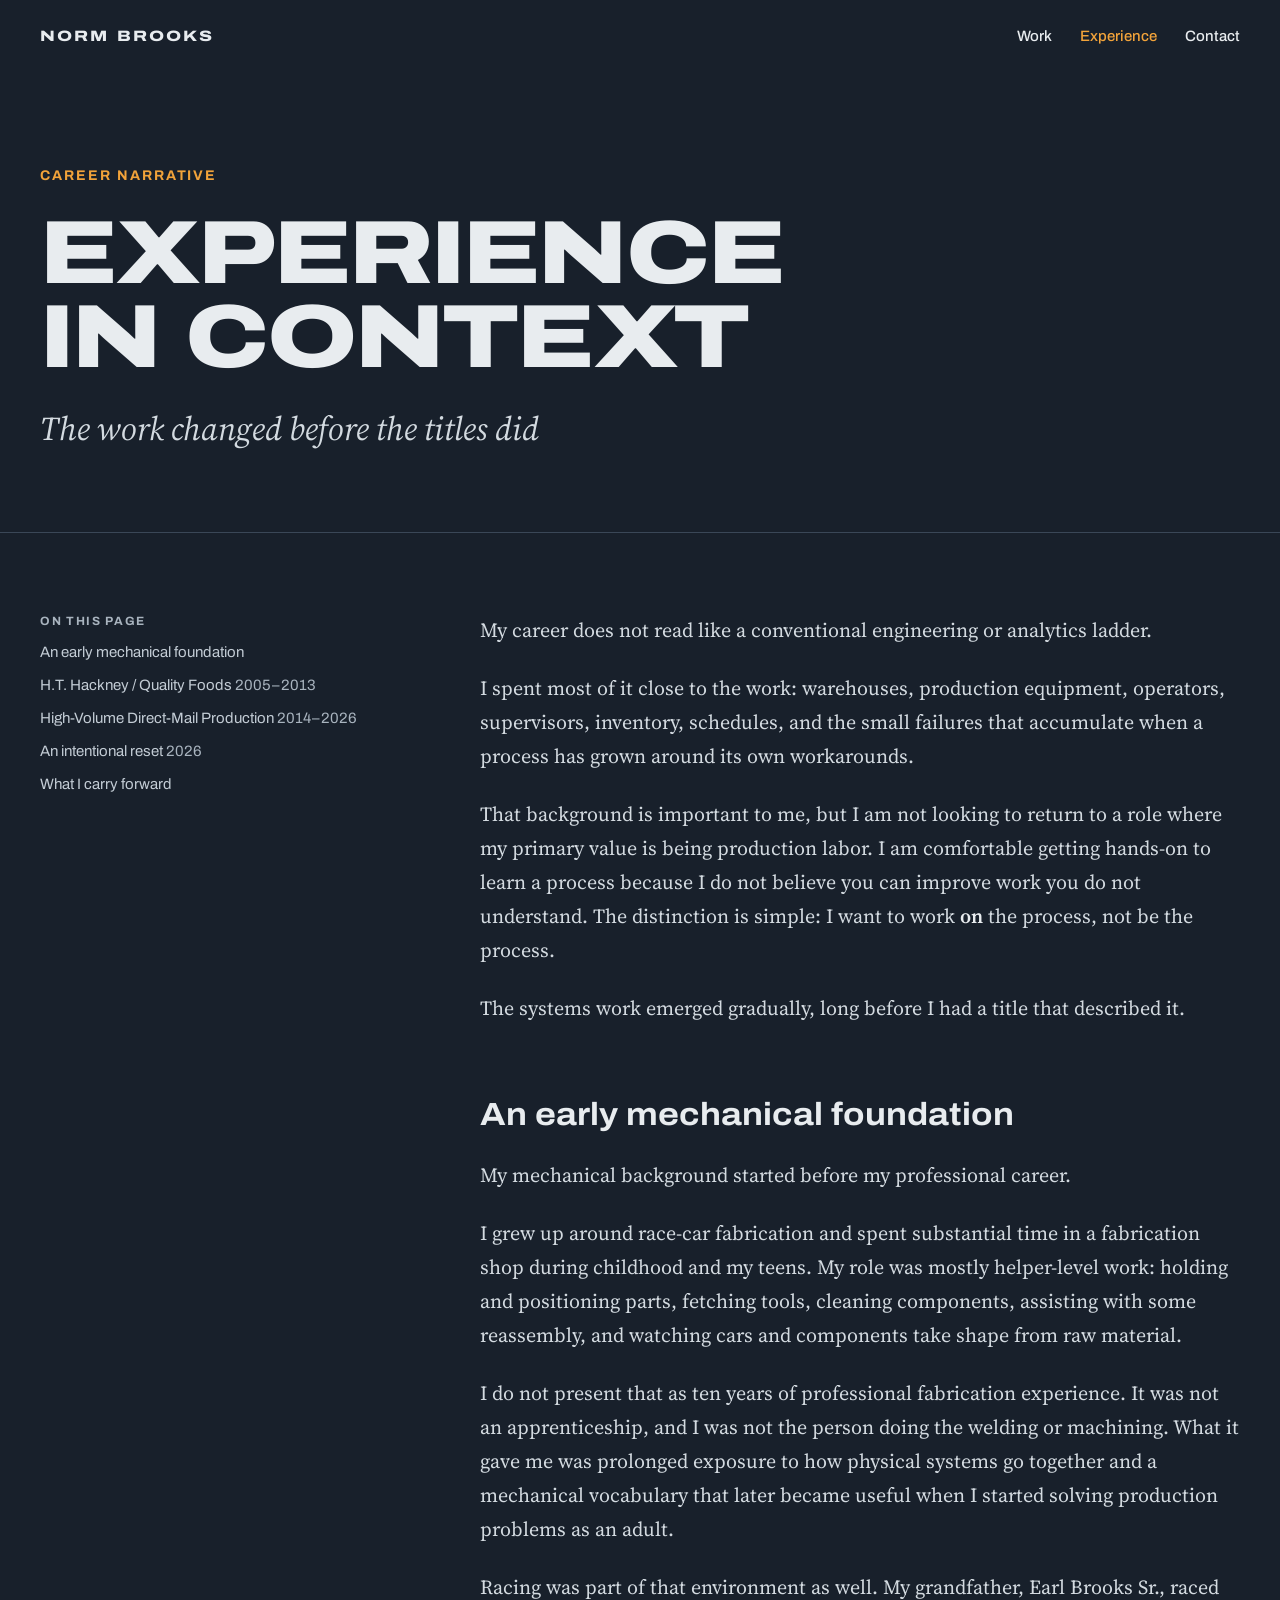
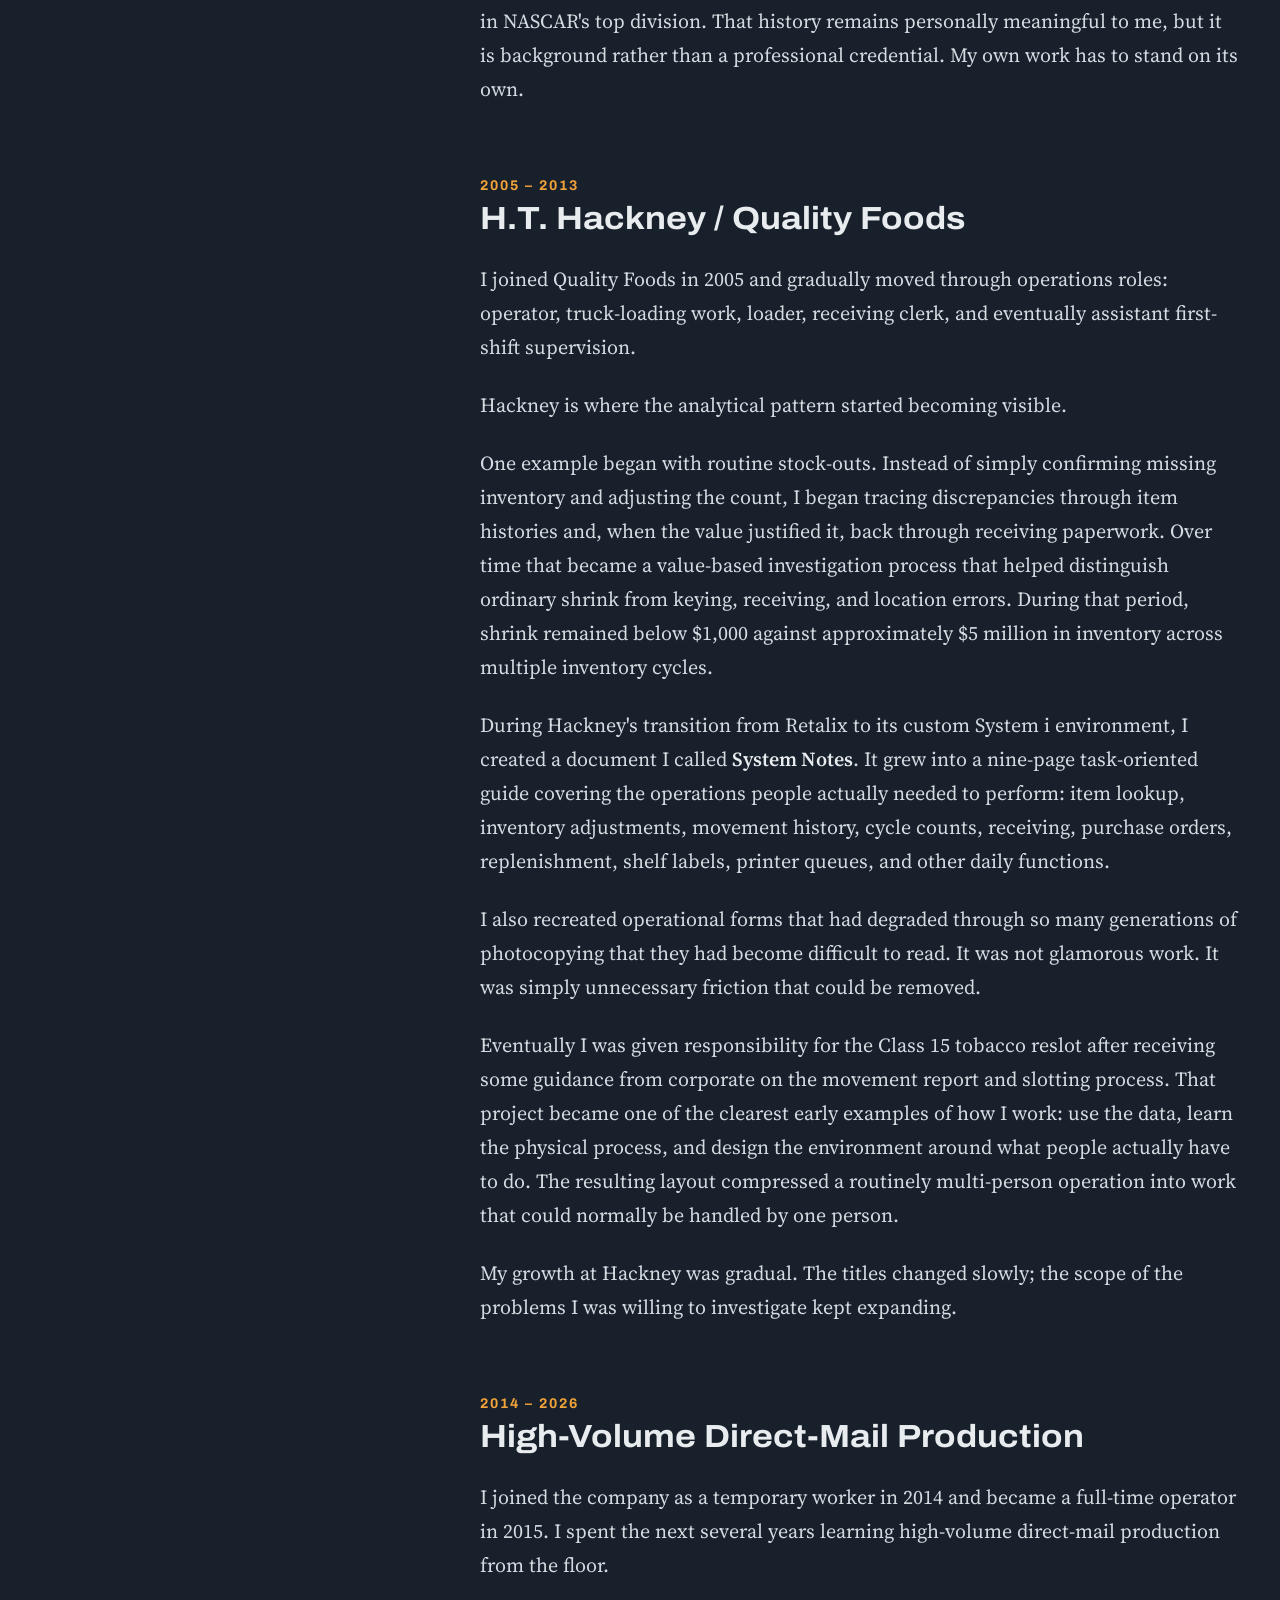
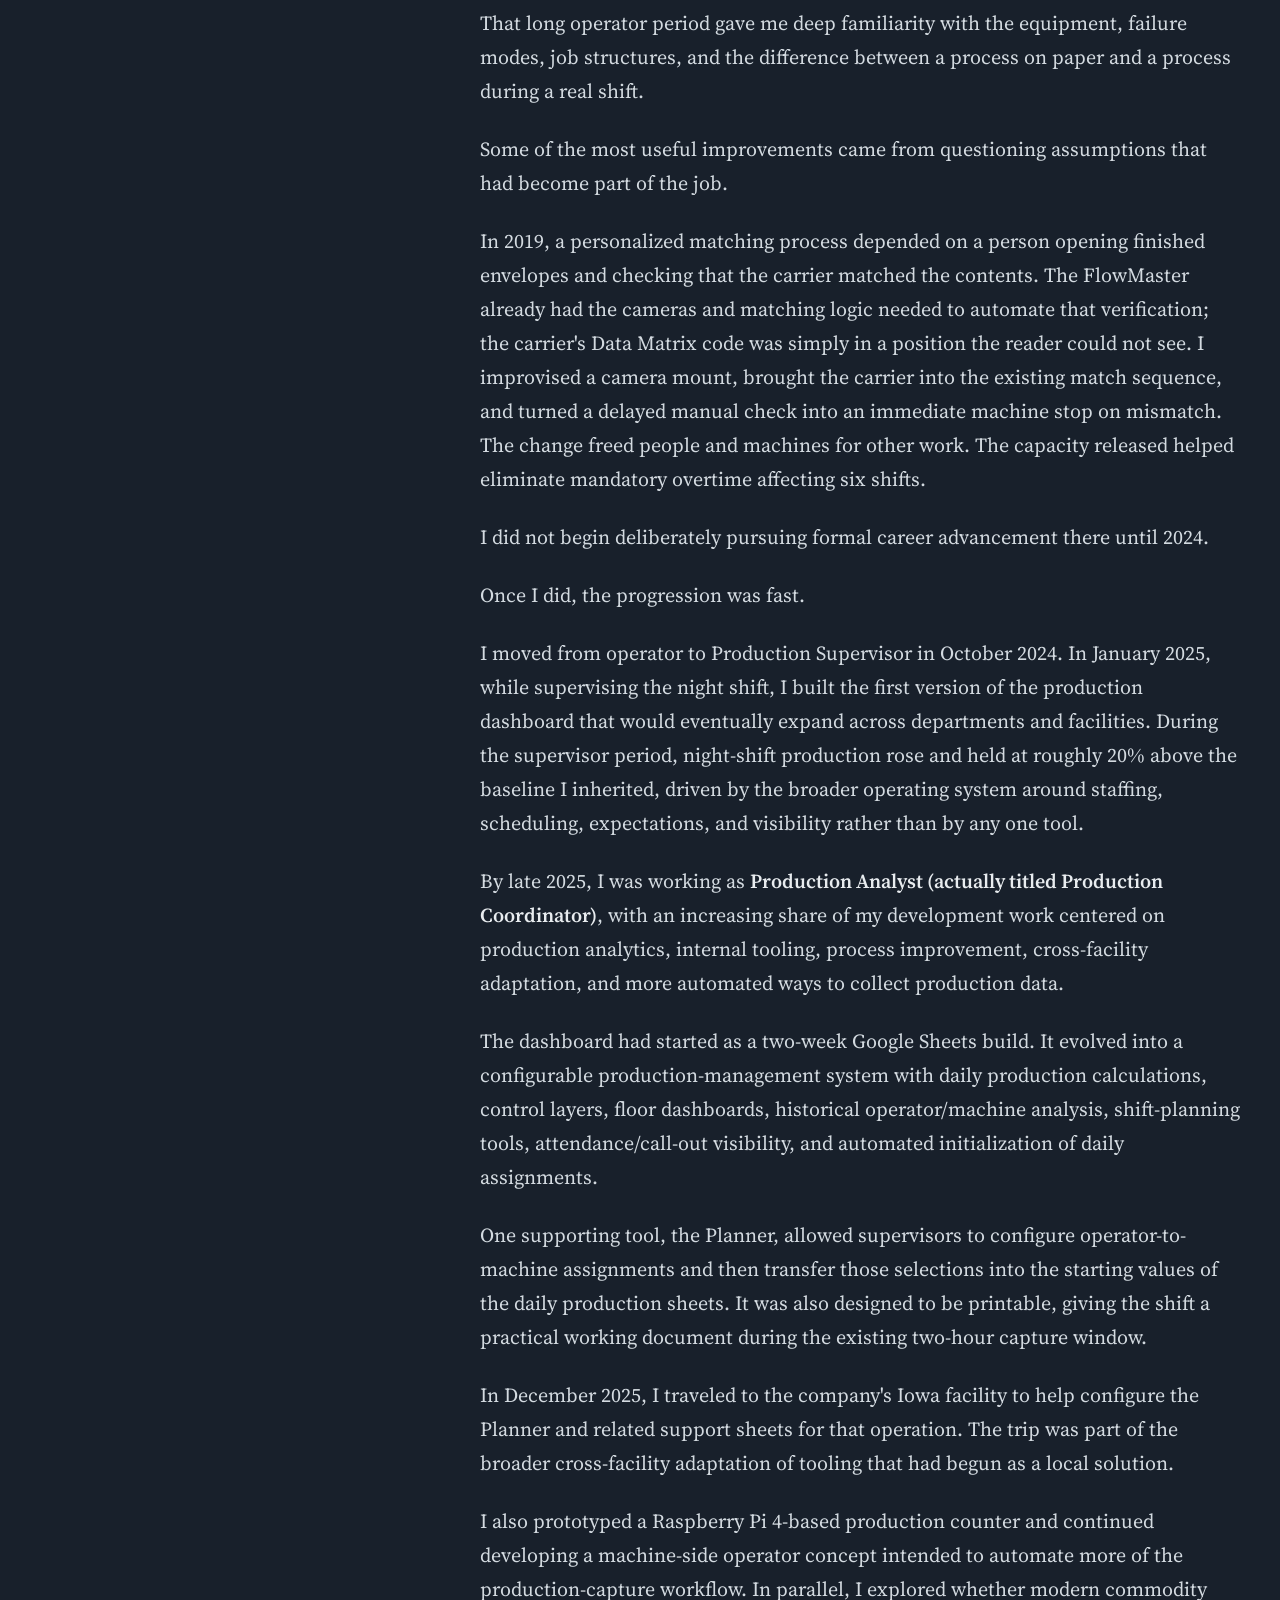
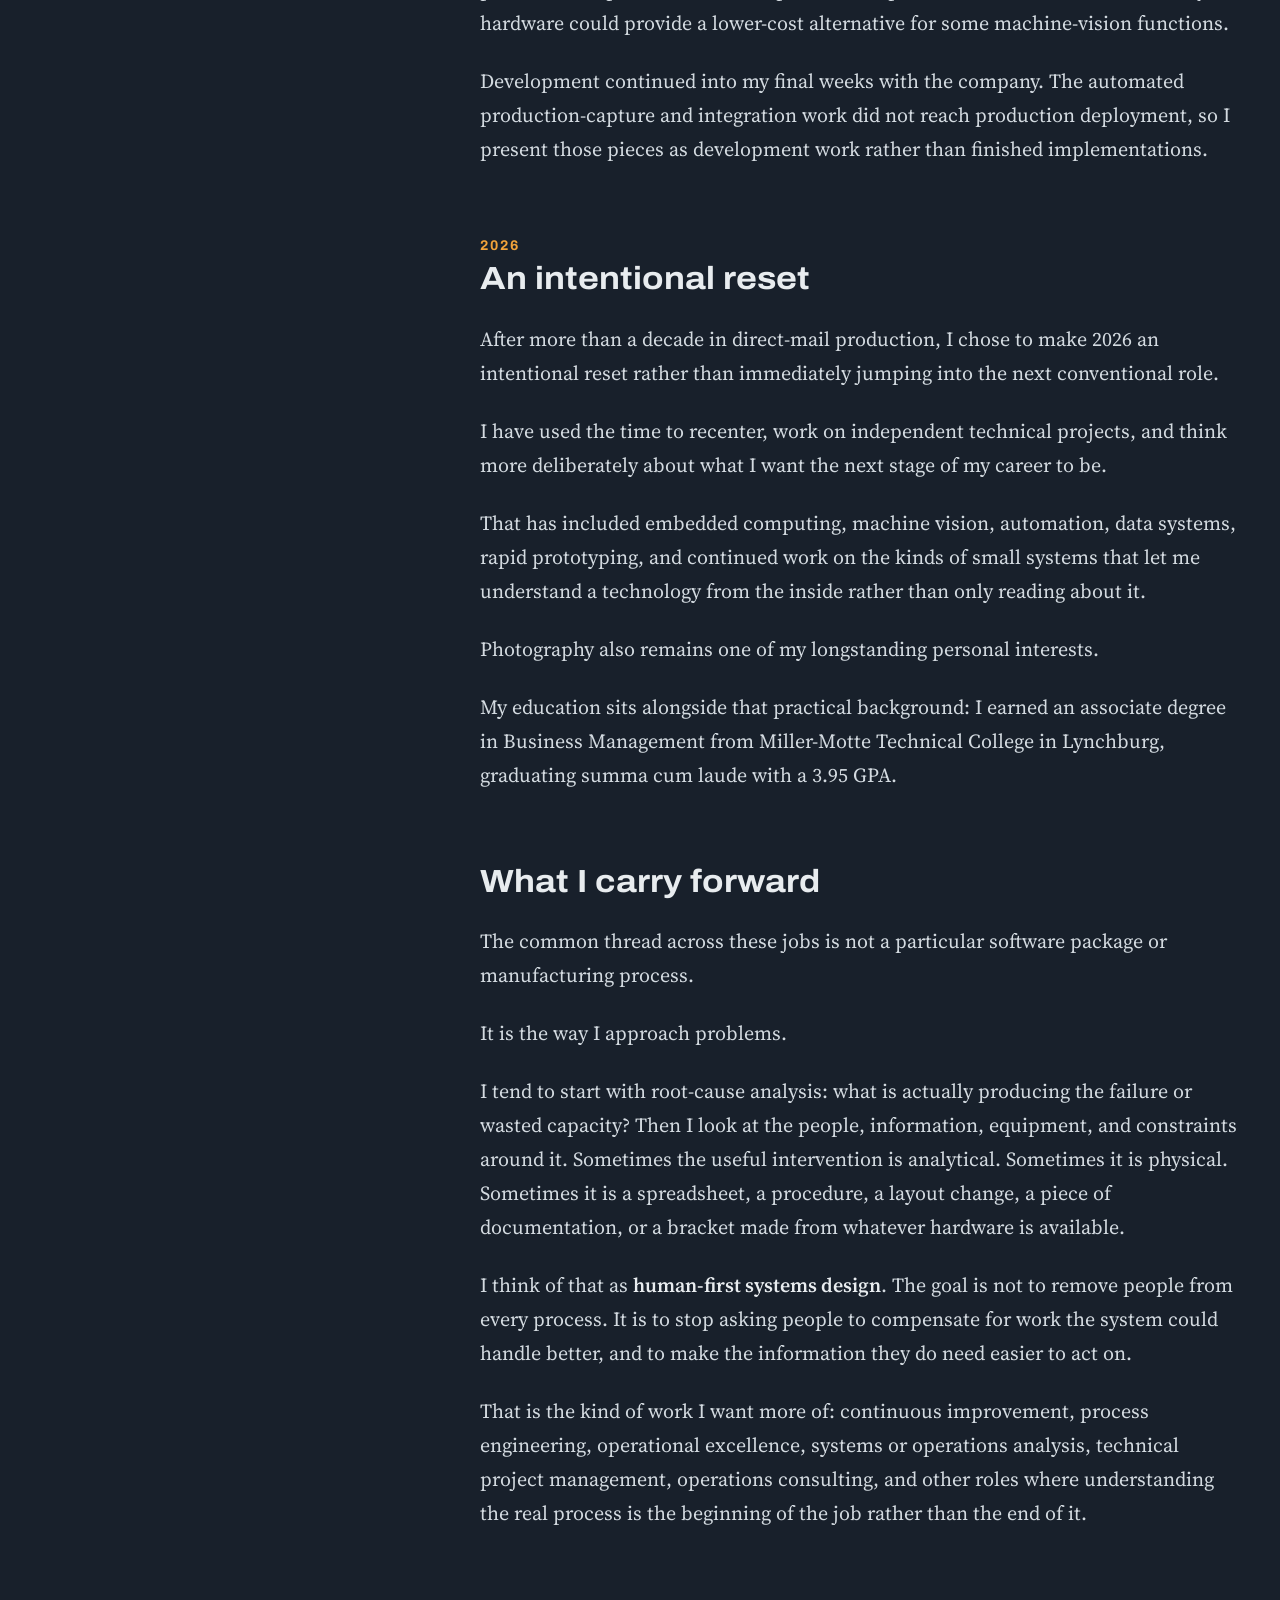
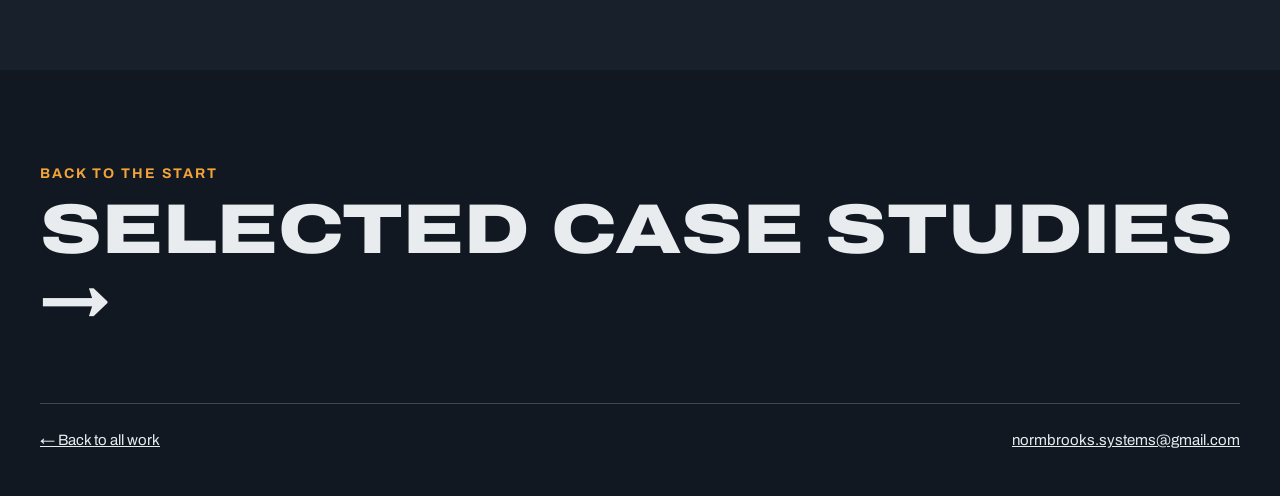
<file: experience.html>
<!doctype html>
<html lang="en">
<head>
<meta charset="utf-8">
<meta name="viewport" content="width=device-width, initial-scale=1">
<title>Experience in Context — Norm Brooks</title>
<meta name="description" content="Career narrative: operations, direct-mail production, and the systems work that emerged along the way.">
<meta property="og:title" content="Experience in Context — Norm Brooks">
<meta property="og:description" content="Career narrative: operations, direct-mail production, and the systems work that emerged along the way.">
<meta property="og:type" content="website">
<meta name="theme-color" content="#18202B">
<link rel="preconnect" href="https://fonts.googleapis.com">
<link rel="preconnect" href="https://fonts.gstatic.com" crossorigin>
<link href="https://fonts.googleapis.com/css2?family=Archivo:wdth,wght@62..125,400..900&amp;family=Source+Serif+4:ital,opsz,wght@0,8..60,400;0,8..60,600;1,8..60,400&amp;display=swap" rel="stylesheet">
<style>
body{margin:0;background:#18202B}
a{color:#E8ECEF}a:hover{color:#F2A33A}
html{scroll-behavior:smooth}
@media (prefers-reduced-motion: reduce){html{scroll-behavior:auto}}
a:focus-visible{outline:2px solid #F2A33A;outline-offset:3px}
img{max-width:100%}
</style>
</head>
<body>
<div style="background: #18202B; color: #E8ECEF; font-family: 'Source Serif 4', Georgia, serif; min-width: 0">

<header style="max-width: 1360px; margin: 0 auto; padding: 28px 40px; display: flex; flex-wrap: wrap; justify-content: space-between; align-items: center; gap: 16px">
<a href="index.html" style="font-family: Archivo, 'Arial Narrow', sans-serif; font-stretch: 125%; font-weight: 800; font-size: 15px; letter-spacing: 0.14em; text-decoration: none">NORM BROOKS</a>
<nav aria-label="Primary" style="display: flex; flex-wrap: wrap; gap: 28px; font-family: Archivo, sans-serif; font-size: 15px; font-weight: 500">
<a href="index.html#work" style="text-decoration: none">Work</a>
<a href="experience.html" aria-current="page" style="text-decoration: none; color: #F2A33A">Experience</a>
<a href="index.html#contact" style="text-decoration: none">Contact</a>
</nav>
</header>

<section style="max-width: 1360px; margin: 0 auto; padding: 96px 40px 80px; display: flex; flex-direction: column; gap: 28px; border-bottom: 1px solid #3A4757">
<p style="margin: 0; font-family: Archivo, sans-serif; font-size: 14px; font-weight: 700; letter-spacing: 0.14em; text-transform: uppercase; color: #F2A33A">Career narrative</p>
<h1 style="margin: 0; font-family: Archivo, 'Arial Narrow', sans-serif; font-stretch: 125%; font-weight: 850; font-size: clamp(44px, 7vw, 104px); line-height: 0.94; letter-spacing: -0.02em; text-transform: uppercase; text-wrap: balance">Experience in Context</h1>
<p style="margin: 0; max-width: 900px; font-size: clamp(24px, 2.6vw, 34px); line-height: 1.35; font-style: italic; color: #D3DAE0">The work changed before the titles did</p>
</section>

<div style="max-width: 1360px; margin: 0 auto; padding: 80px 40px 140px; display: flex; flex-wrap: wrap; gap: 56px 80px; align-items: flex-start">

<nav aria-label="On this page" style="flex: 1 1 240px; display: flex; flex-direction: column; gap: 12px; font-family: Archivo, sans-serif; font-size: 15px; line-height: 1.4">
<span style="font-size: 12px; font-weight: 700; letter-spacing: 0.14em; text-transform: uppercase; color: #A9B4BF">On this page</span>
<a href="#foundation" style="text-decoration: none; color: #C3CCD5">An early mechanical foundation</a>
<a href="#hackney" style="text-decoration: none; color: #C3CCD5">H.T. Hackney / Quality Foods <span style="color: #A9B4BF">2005–2013</span></a>
<a href="#direct-mail" style="text-decoration: none; color: #C3CCD5">High-Volume Direct-Mail Production <span style="color: #A9B4BF">2014–2026</span></a>
<a href="#reset" style="text-decoration: none; color: #C3CCD5">An intentional reset <span style="color: #A9B4BF">2026</span></a>
<a href="#forward" style="text-decoration: none; color: #C3CCD5">What I carry forward</a>
</nav>

<article style="flex: 999 1 560px; min-width: 0; max-width: 760px; display: flex; flex-direction: column; gap: 72px">

<section style="display: flex; flex-direction: column; gap: 24px">
<p style="margin: 0; font-size: 20px; line-height: 1.7; color: #D3DAE0">My career does not read like a conventional engineering or analytics ladder.</p>
<p style="margin: 0; font-size: 20px; line-height: 1.7; color: #D3DAE0">I spent most of it close to the work: warehouses, production equipment, operators, supervisors, inventory, schedules, and the small failures that accumulate when a process has grown around its own workarounds.</p>
<p style="margin: 0; font-size: 20px; line-height: 1.7; color: #D3DAE0">That background is important to me, but I am not looking to return to a role where my primary value is being production labor. I am comfortable getting hands-on to learn a process because I do not believe you can improve work you do not understand. The distinction is simple: I want to work <strong style="font-weight: 600; color: #E8ECEF">on</strong> the process, not be the process.</p>
<p style="margin: 0; font-size: 20px; line-height: 1.7; color: #D3DAE0">The systems work emerged gradually, long before I had a title that described it.</p>
</section>

<section id="foundation" style="display: flex; flex-direction: column; gap: 24px">
<h2 style="margin: 0; font-family: Archivo, sans-serif; font-stretch: 110%; font-weight: 700; font-size: 32px; line-height: 1.15">An early mechanical foundation</h2>
<p style="margin: 0; font-size: 20px; line-height: 1.7; color: #D3DAE0">My mechanical background started before my professional career.</p>
<p style="margin: 0; font-size: 20px; line-height: 1.7; color: #D3DAE0">I grew up around race-car fabrication and spent substantial time in a fabrication shop during childhood and my teens. My role was mostly helper-level work: holding and positioning parts, fetching tools, cleaning components, assisting with some reassembly, and watching cars and components take shape from raw material.</p>
<p style="margin: 0; font-size: 20px; line-height: 1.7; color: #D3DAE0">I do not present that as ten years of professional fabrication experience. It was not an apprenticeship, and I was not the person doing the welding or machining. What it gave me was prolonged exposure to how physical systems go together and a mechanical vocabulary that later became useful when I started solving production problems as an adult.</p>
<p style="margin: 0; font-size: 20px; line-height: 1.7; color: #D3DAE0">Racing was part of that environment as well. My grandfather, Earl Brooks Sr., raced in NASCAR's top division. That history remains personally meaningful to me, but it is background rather than a professional credential. My own work has to stand on its own.</p>
</section>

<section id="hackney" style="display: flex; flex-direction: column; gap: 24px">
<div style="display: flex; flex-direction: column; gap: 8px">
<span style="font-family: Archivo, sans-serif; font-size: 14px; font-weight: 700; letter-spacing: 0.14em; color: #F2A33A">2005 – 2013</span>
<h2 style="margin: 0; font-family: Archivo, sans-serif; font-stretch: 110%; font-weight: 700; font-size: 32px; line-height: 1.15">H.T. Hackney / Quality Foods</h2>
</div>
<p style="margin: 0; font-size: 20px; line-height: 1.7; color: #D3DAE0">I joined Quality Foods in 2005 and gradually moved through operations roles: operator, truck-loading work, loader, receiving clerk, and eventually assistant first-shift supervision.</p>
<p style="margin: 0; font-size: 20px; line-height: 1.7; color: #D3DAE0">Hackney is where the analytical pattern started becoming visible.</p>
<p style="margin: 0; font-size: 20px; line-height: 1.7; color: #D3DAE0">One example began with routine stock-outs. Instead of simply confirming missing inventory and adjusting the count, I began tracing discrepancies through item histories and, when the value justified it, back through receiving paperwork. Over time that became a value-based investigation process that helped distinguish ordinary shrink from keying, receiving, and location errors. During that period, shrink remained below $1,000 against approximately $5 million in inventory across multiple inventory cycles.</p>
<p style="margin: 0; font-size: 20px; line-height: 1.7; color: #D3DAE0">During Hackney's transition from Retalix to its custom System i environment, I created a document I called <strong style="font-weight: 600; color: #E8ECEF">System Notes</strong>. It grew into a nine-page task-oriented guide covering the operations people actually needed to perform: item lookup, inventory adjustments, movement history, cycle counts, receiving, purchase orders, replenishment, shelf labels, printer queues, and other daily functions.</p>
<p style="margin: 0; font-size: 20px; line-height: 1.7; color: #D3DAE0">I also recreated operational forms that had degraded through so many generations of photocopying that they had become difficult to read. It was not glamorous work. It was simply unnecessary friction that could be removed.</p>
<p style="margin: 0; font-size: 20px; line-height: 1.7; color: #D3DAE0">Eventually I was given responsibility for the Class 15 tobacco reslot after receiving some guidance from corporate on the movement report and slotting process. That project became one of the clearest early examples of how I work: use the data, learn the physical process, and design the environment around what people actually have to do. The resulting layout compressed a routinely multi-person operation into work that could normally be handled by one person.</p>
<p style="margin: 0; font-size: 20px; line-height: 1.7; color: #D3DAE0">My growth at Hackney was gradual. The titles changed slowly; the scope of the problems I was willing to investigate kept expanding.</p>
</section>

<section id="direct-mail" style="display: flex; flex-direction: column; gap: 24px">
<div style="display: flex; flex-direction: column; gap: 8px">
<span style="font-family: Archivo, sans-serif; font-size: 14px; font-weight: 700; letter-spacing: 0.14em; color: #F2A33A">2014 – 2026</span>
<h2 style="margin: 0; font-family: Archivo, sans-serif; font-stretch: 110%; font-weight: 700; font-size: 32px; line-height: 1.15">High-Volume Direct-Mail Production</h2>
</div>
<p style="margin: 0; font-size: 20px; line-height: 1.7; color: #D3DAE0">I joined the company as a temporary worker in 2014 and became a full-time operator in 2015. I spent the next several years learning high-volume direct-mail production from the floor.</p>
<p style="margin: 0; font-size: 20px; line-height: 1.7; color: #D3DAE0">That long operator period gave me deep familiarity with the equipment, failure modes, job structures, and the difference between a process on paper and a process during a real shift.</p>
<p style="margin: 0; font-size: 20px; line-height: 1.7; color: #D3DAE0">Some of the most useful improvements came from questioning assumptions that had become part of the job.</p>
<p style="margin: 0; font-size: 20px; line-height: 1.7; color: #D3DAE0">In 2019, a personalized matching process depended on a person opening finished envelopes and checking that the carrier matched the contents. The FlowMaster already had the cameras and matching logic needed to automate that verification; the carrier's Data Matrix code was simply in a position the reader could not see. I improvised a camera mount, brought the carrier into the existing match sequence, and turned a delayed manual check into an immediate machine stop on mismatch. The change freed people and machines for other work. The capacity released helped eliminate mandatory overtime affecting six shifts.</p>
<p style="margin: 0; font-size: 20px; line-height: 1.7; color: #D3DAE0">I did not begin deliberately pursuing formal career advancement there until 2024.</p>
<p style="margin: 0; font-size: 20px; line-height: 1.7; color: #D3DAE0">Once I did, the progression was fast.</p>
<p style="margin: 0; font-size: 20px; line-height: 1.7; color: #D3DAE0">I moved from operator to Production Supervisor in October 2024. In January 2025, while supervising the night shift, I built the first version of the production dashboard that would eventually expand across departments and facilities. During the supervisor period, night-shift production rose and held at roughly 20% above the baseline I inherited, driven by the broader operating system around staffing, scheduling, expectations, and visibility rather than by any one tool.</p>
<p style="margin: 0; font-size: 20px; line-height: 1.7; color: #D3DAE0">By late 2025, I was working as <strong style="font-weight: 600; color: #E8ECEF">Production Analyst (actually titled Production Coordinator)</strong>, with an increasing share of my development work centered on production analytics, internal tooling, process improvement, cross-facility adaptation, and more automated ways to collect production data.</p>
<p style="margin: 0; font-size: 20px; line-height: 1.7; color: #D3DAE0">The dashboard had started as a two-week Google Sheets build. It evolved into a configurable production-management system with daily production calculations, control layers, floor dashboards, historical operator/machine analysis, shift-planning tools, attendance/call-out visibility, and automated initialization of daily assignments.</p>
<p style="margin: 0; font-size: 20px; line-height: 1.7; color: #D3DAE0">One supporting tool, the Planner, allowed supervisors to configure operator-to-machine assignments and then transfer those selections into the starting values of the daily production sheets. It was also designed to be printable, giving the shift a practical working document during the existing two-hour capture window.</p>
<p style="margin: 0; font-size: 20px; line-height: 1.7; color: #D3DAE0">In December 2025, I traveled to the company's Iowa facility to help configure the Planner and related support sheets for that operation. The trip was part of the broader cross-facility adaptation of tooling that had begun as a local solution.</p>
<p style="margin: 0; font-size: 20px; line-height: 1.7; color: #D3DAE0">I also prototyped a Raspberry Pi 4-based production counter and continued developing a machine-side operator concept intended to automate more of the production-capture workflow. In parallel, I explored whether modern commodity hardware could provide a lower-cost alternative for some machine-vision functions.</p>
<p style="margin: 0; font-size: 20px; line-height: 1.7; color: #D3DAE0">Development continued into my final weeks with the company. The automated production-capture and integration work did not reach production deployment, so I present those pieces as development work rather than finished implementations.</p>
</section>

<section id="reset" style="display: flex; flex-direction: column; gap: 24px">
<div style="display: flex; flex-direction: column; gap: 8px">
<span style="font-family: Archivo, sans-serif; font-size: 14px; font-weight: 700; letter-spacing: 0.14em; color: #F2A33A">2026</span>
<h2 style="margin: 0; font-family: Archivo, sans-serif; font-stretch: 110%; font-weight: 700; font-size: 32px; line-height: 1.15">An intentional reset</h2>
</div>
<p style="margin: 0; font-size: 20px; line-height: 1.7; color: #D3DAE0">After more than a decade in direct-mail production, I chose to make 2026 an intentional reset rather than immediately jumping into the next conventional role.</p>
<p style="margin: 0; font-size: 20px; line-height: 1.7; color: #D3DAE0">I have used the time to recenter, work on independent technical projects, and think more deliberately about what I want the next stage of my career to be.</p>
<p style="margin: 0; font-size: 20px; line-height: 1.7; color: #D3DAE0">That has included embedded computing, machine vision, automation, data systems, rapid prototyping, and continued work on the kinds of small systems that let me understand a technology from the inside rather than only reading about it.</p>
<p style="margin: 0; font-size: 20px; line-height: 1.7; color: #D3DAE0">Photography also remains one of my longstanding personal interests.</p>
<p style="margin: 0; font-size: 20px; line-height: 1.7; color: #D3DAE0">My education sits alongside that practical background: I earned an associate degree in Business Management from Miller-Motte Technical College in Lynchburg, graduating summa cum laude with a 3.95 GPA.</p>
</section>

<section id="forward" style="display: flex; flex-direction: column; gap: 24px">
<h2 style="margin: 0; font-family: Archivo, sans-serif; font-stretch: 110%; font-weight: 700; font-size: 32px; line-height: 1.15">What I carry forward</h2>
<p style="margin: 0; font-size: 20px; line-height: 1.7; color: #D3DAE0">The common thread across these jobs is not a particular software package or manufacturing process.</p>
<p style="margin: 0; font-size: 20px; line-height: 1.7; color: #D3DAE0">It is the way I approach problems.</p>
<p style="margin: 0; font-size: 20px; line-height: 1.7; color: #D3DAE0">I tend to start with root-cause analysis: what is actually producing the failure or wasted capacity? Then I look at the people, information, equipment, and constraints around it. Sometimes the useful intervention is analytical. Sometimes it is physical. Sometimes it is a spreadsheet, a procedure, a layout change, a piece of documentation, or a bracket made from whatever hardware is available.</p>
<p style="margin: 0; font-size: 20px; line-height: 1.7; color: #D3DAE0">I think of that as <strong style="font-weight: 600; color: #E8ECEF">human-first systems design</strong>. The goal is not to remove people from every process. It is to stop asking people to compensate for work the system could handle better, and to make the information they do need easier to act on.</p>
<p style="margin: 0; font-size: 20px; line-height: 1.7; color: #D3DAE0">That is the kind of work I want more of: continuous improvement, process engineering, operational excellence, systems or operations analysis, technical project management, operations consulting, and other roles where understanding the real process is the beginning of the job rather than the end of it.</p>
</section>

</article>
</div>

<footer style="background: #111821; padding: 96px 40px 48px">
<div style="max-width: 1360px; margin: 0 auto; display: flex; flex-direction: column; gap: 72px">
<a href="index.html" style="display: flex; flex-direction: column; gap: 16px; text-decoration: none">
<span style="font-family: Archivo, sans-serif; font-size: 14px; font-weight: 700; letter-spacing: 0.14em; text-transform: uppercase; color: #F2A33A">Back to the start</span>
<span style="font-family: Archivo, sans-serif; font-stretch: 125%; font-weight: 850; font-size: clamp(36px, 5.5vw, 80px); line-height: 0.95; text-transform: uppercase">Selected Case Studies →</span>
</a>
<div style="display: flex; flex-wrap: wrap; justify-content: space-between; gap: 16px; padding-top: 28px; border-top: 1px solid #3A4757; font-family: Archivo, sans-serif; font-size: 15px; color: #A9B4BF">
<a href="index.html" style="color: #E8ECEF">← Back to all work</a>
<a href="mailto:normbrooks.systems@gmail.com" style="color: #E8ECEF">normbrooks.systems@gmail.com</a>
</div>
</div>
</footer>

</div>
</body>
</html>
</file>
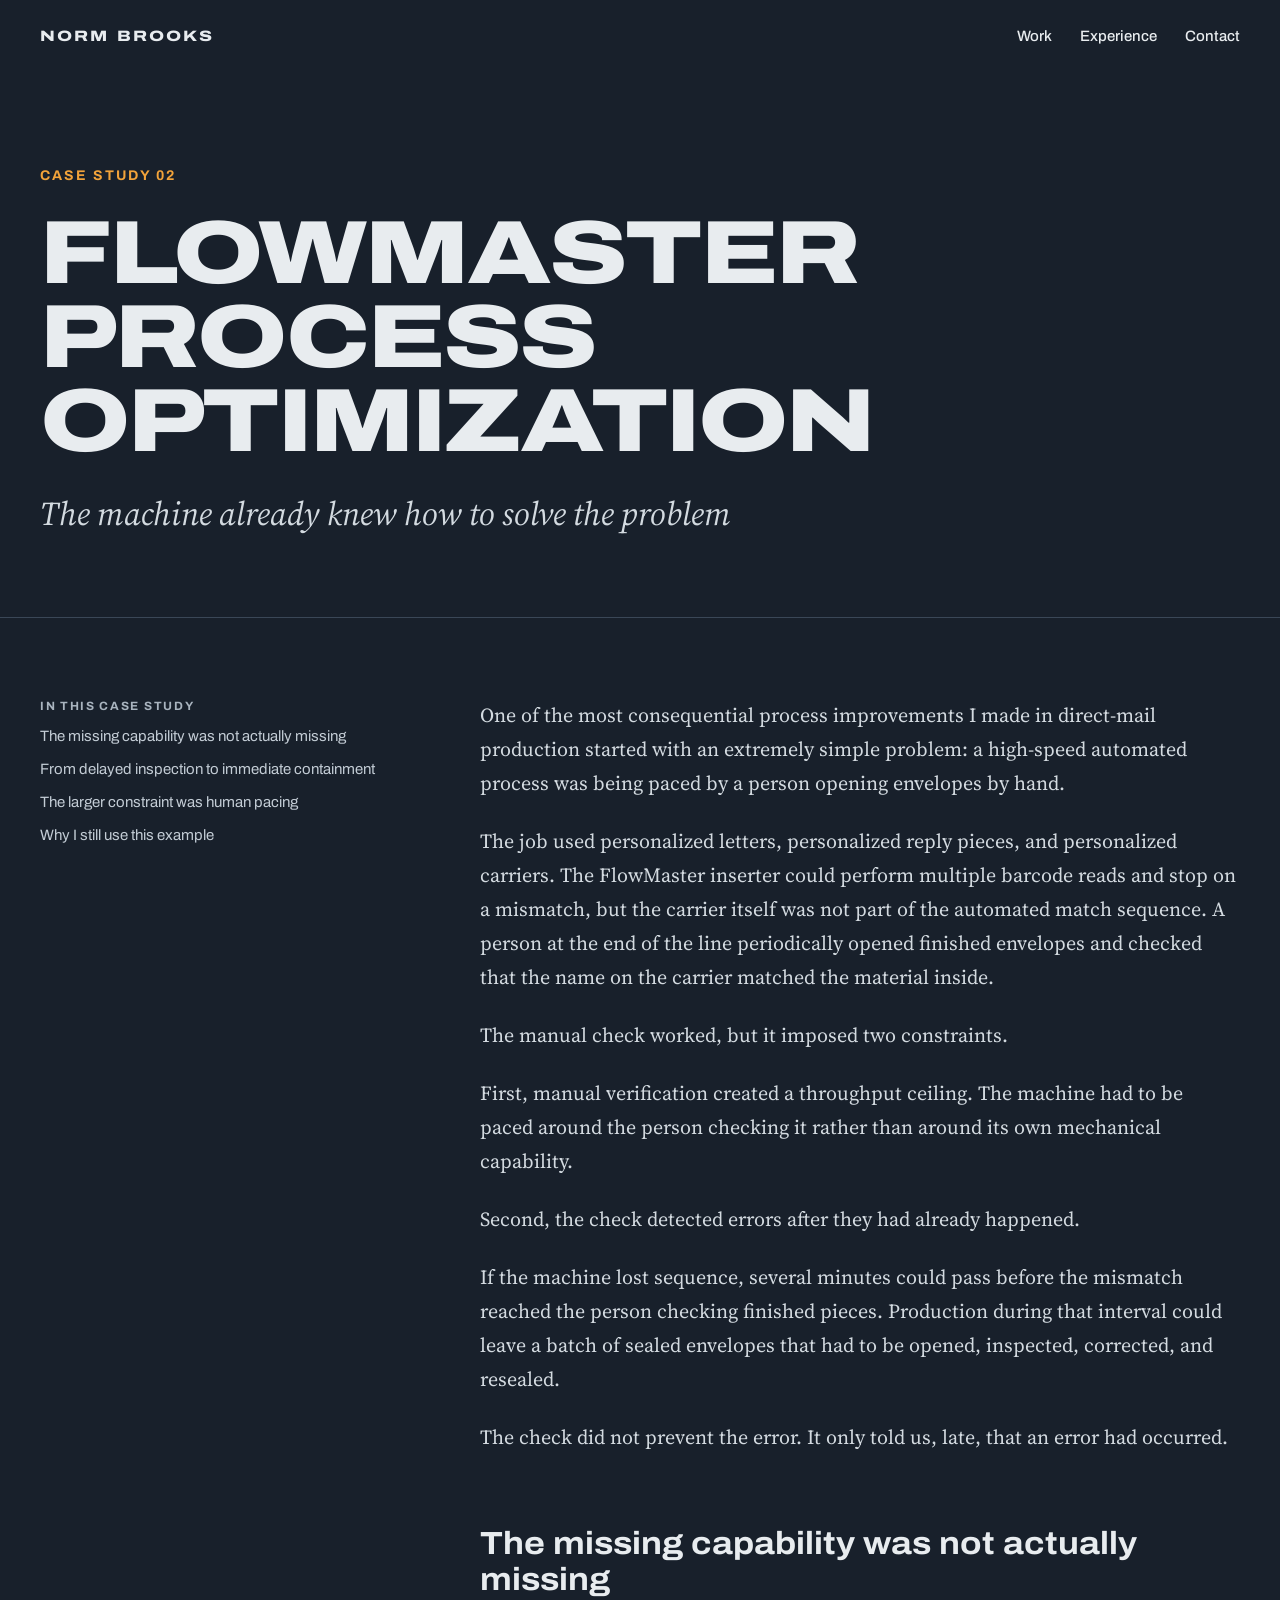
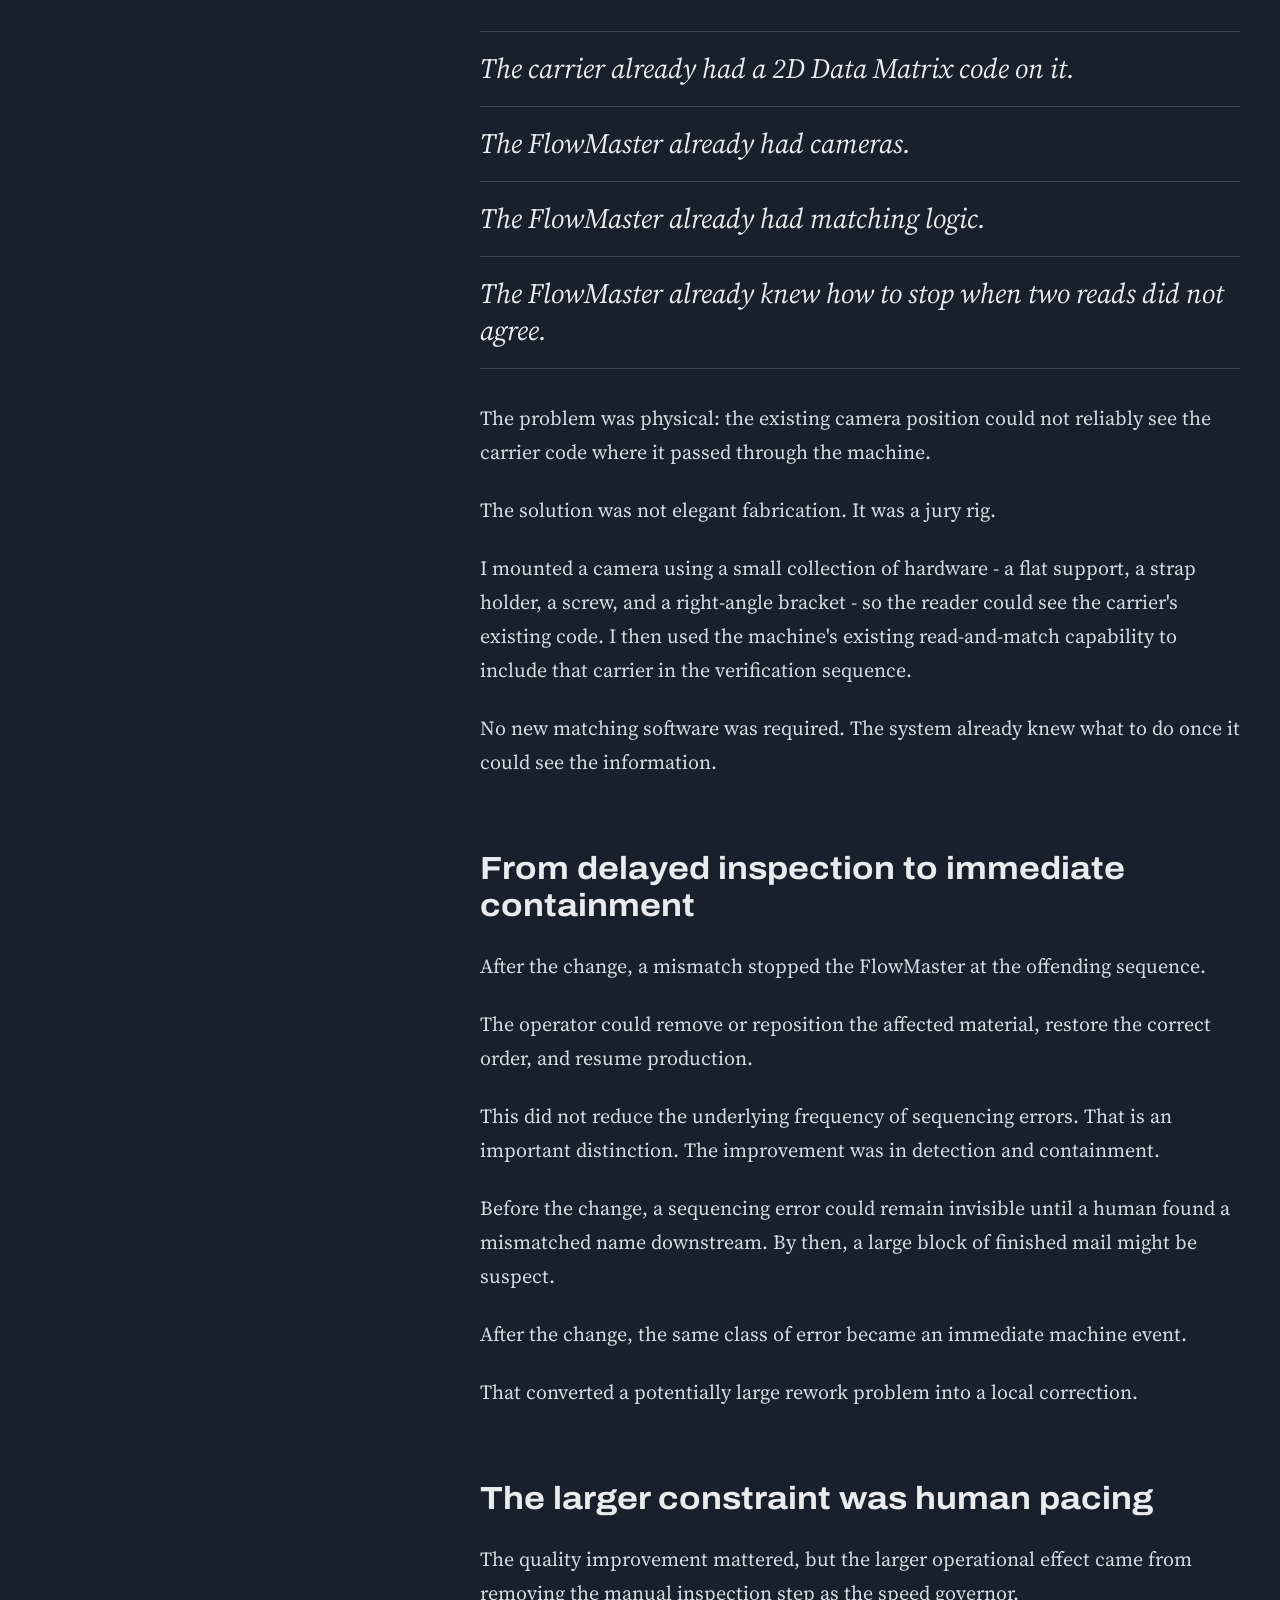
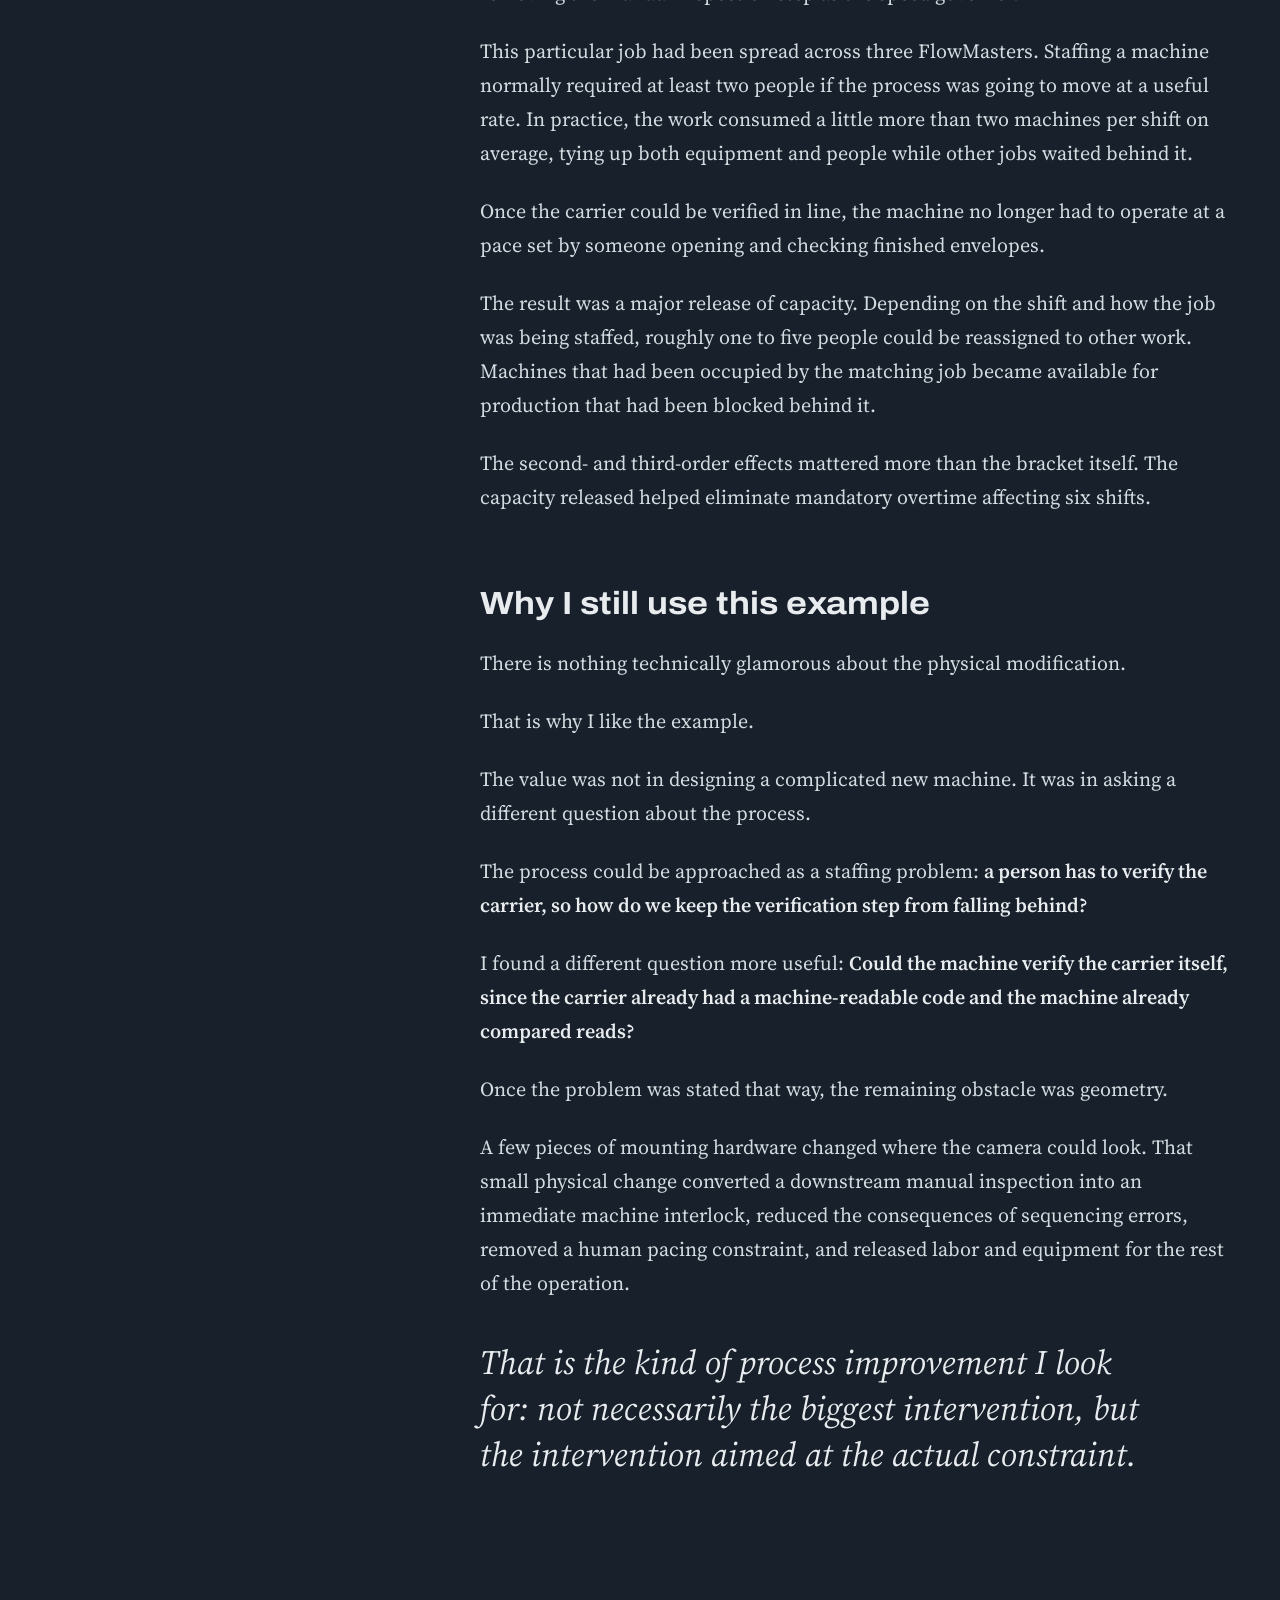
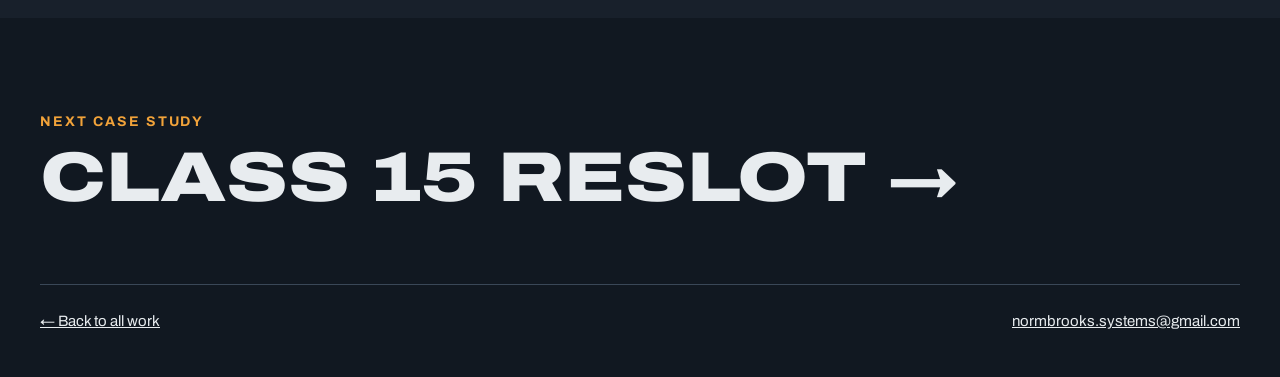
<file: flowmaster.html>
<!doctype html>
<html lang="en">
<head>
<meta charset="utf-8">
<meta name="viewport" content="width=device-width, initial-scale=1">
<title>FlowMaster Process Optimization — Norm Brooks</title>
<meta name="description" content="Case study: an improvised camera mount turned delayed manual inspection into immediate machine containment.">
<meta property="og:title" content="FlowMaster Process Optimization — Norm Brooks">
<meta property="og:description" content="Case study: an improvised camera mount turned delayed manual inspection into immediate machine containment.">
<meta property="og:type" content="website">
<meta name="theme-color" content="#18202B">
<link rel="preconnect" href="https://fonts.googleapis.com">
<link rel="preconnect" href="https://fonts.gstatic.com" crossorigin>
<link href="https://fonts.googleapis.com/css2?family=Archivo:wdth,wght@62..125,400..900&amp;family=Source+Serif+4:ital,opsz,wght@0,8..60,400;0,8..60,600;1,8..60,400&amp;display=swap" rel="stylesheet">
<style>
body{margin:0;background:#18202B}
a{color:#E8ECEF}a:hover{color:#F2A33A}
html{scroll-behavior:smooth}
@media (prefers-reduced-motion: reduce){html{scroll-behavior:auto}}
a:focus-visible{outline:2px solid #F2A33A;outline-offset:3px}
img{max-width:100%}
</style>
</head>
<body>
<div style="background: #18202B; color: #E8ECEF; font-family: 'Source Serif 4', Georgia, serif; min-width: 0">

<header style="max-width: 1360px; margin: 0 auto; padding: 28px 40px; display: flex; flex-wrap: wrap; justify-content: space-between; align-items: center; gap: 16px">
<a href="index.html" style="font-family: Archivo, 'Arial Narrow', sans-serif; font-stretch: 125%; font-weight: 800; font-size: 15px; letter-spacing: 0.14em; text-decoration: none">NORM BROOKS</a>
<nav aria-label="Primary" style="display: flex; flex-wrap: wrap; gap: 28px; font-family: Archivo, sans-serif; font-size: 15px; font-weight: 500">
<a href="index.html#work" style="text-decoration: none">Work</a>
<a href="experience.html" style="text-decoration: none">Experience</a>
<a href="index.html#contact" style="text-decoration: none">Contact</a>
</nav>
</header>

<section style="max-width: 1360px; margin: 0 auto; padding: 96px 40px 80px; display: flex; flex-direction: column; gap: 28px; border-bottom: 1px solid #3A4757">
<p style="margin: 0; font-family: Archivo, sans-serif; font-size: 14px; font-weight: 700; letter-spacing: 0.14em; text-transform: uppercase; color: #F2A33A">Case study 02</p>
<h1 style="margin: 0; font-family: Archivo, 'Arial Narrow', sans-serif; font-stretch: 125%; font-weight: 850; font-size: clamp(44px, 7vw, 104px); line-height: 0.94; letter-spacing: -0.02em; text-transform: uppercase; text-wrap: balance">FlowMaster Process Optimization</h1>
<p style="margin: 0; max-width: 900px; font-size: clamp(24px, 2.6vw, 34px); line-height: 1.35; font-style: italic; color: #D3DAE0">The machine already knew how to solve the problem</p>
</section>

<div style="max-width: 1360px; margin: 0 auto; padding: 80px 40px 140px; display: flex; flex-wrap: wrap; gap: 56px 80px; align-items: flex-start">

<nav aria-label="In this case study" style="flex: 1 1 240px; display: flex; flex-direction: column; gap: 12px; font-family: Archivo, sans-serif; font-size: 15px; line-height: 1.4">
<span style="font-size: 12px; font-weight: 700; letter-spacing: 0.14em; text-transform: uppercase; color: #A9B4BF">In this case study</span>
<a href="#missing" style="text-decoration: none; color: #C3CCD5">The missing capability was not actually missing</a>
<a href="#containment" style="text-decoration: none; color: #C3CCD5">From delayed inspection to immediate containment</a>
<a href="#pacing" style="text-decoration: none; color: #C3CCD5">The larger constraint was human pacing</a>
<a href="#why" style="text-decoration: none; color: #C3CCD5">Why I still use this example</a>
</nav>

<article style="flex: 999 1 560px; min-width: 0; max-width: 760px; display: flex; flex-direction: column; gap: 72px">

<section style="display: flex; flex-direction: column; gap: 24px">
<p style="margin: 0; font-size: 20px; line-height: 1.7; color: #D3DAE0">One of the most consequential process improvements I made in direct-mail production started with an extremely simple problem: a high-speed automated process was being paced by a person opening envelopes by hand.</p>
<p style="margin: 0; font-size: 20px; line-height: 1.7; color: #D3DAE0">The job used personalized letters, personalized reply pieces, and personalized carriers. The FlowMaster inserter could perform multiple barcode reads and stop on a mismatch, but the carrier itself was not part of the automated match sequence. A person at the end of the line periodically opened finished envelopes and checked that the name on the carrier matched the material inside.</p>
<p style="margin: 0; font-size: 20px; line-height: 1.7; color: #D3DAE0">The manual check worked, but it imposed two constraints.</p>
<p style="margin: 0; font-size: 20px; line-height: 1.7; color: #D3DAE0">First, manual verification created a throughput ceiling. The machine had to be paced around the person checking it rather than around its own mechanical capability.</p>
<p style="margin: 0; font-size: 20px; line-height: 1.7; color: #D3DAE0">Second, the check detected errors after they had already happened.</p>
<p style="margin: 0; font-size: 20px; line-height: 1.7; color: #D3DAE0">If the machine lost sequence, several minutes could pass before the mismatch reached the person checking finished pieces. Production during that interval could leave a batch of sealed envelopes that had to be opened, inspected, corrected, and resealed.</p>
<p style="margin: 0; font-size: 20px; line-height: 1.7; color: #D3DAE0">The check did not prevent the error. It only told us, late, that an error had occurred.</p>
</section>

<section id="missing" style="display: flex; flex-direction: column; gap: 24px">
<h2 style="margin: 0; font-family: Archivo, sans-serif; font-stretch: 110%; font-weight: 700; font-size: 32px; line-height: 1.15">The missing capability was not actually missing</h2>
<div style="display: flex; flex-direction: column; margin: 8px 0">
<p style="margin: 0; padding: 18px 0; border-top: 1px solid #3A4757; font-size: clamp(22px, 2.2vw, 28px); line-height: 1.35; font-style: italic; color: #E8ECEF">The carrier already had a 2D Data Matrix code on it.</p>
<p style="margin: 0; padding: 18px 0; border-top: 1px solid #3A4757; font-size: clamp(22px, 2.2vw, 28px); line-height: 1.35; font-style: italic; color: #E8ECEF">The FlowMaster already had cameras.</p>
<p style="margin: 0; padding: 18px 0; border-top: 1px solid #3A4757; font-size: clamp(22px, 2.2vw, 28px); line-height: 1.35; font-style: italic; color: #E8ECEF">The FlowMaster already had matching logic.</p>
<p style="margin: 0; padding: 18px 0; border-top: 1px solid #3A4757; border-bottom: 1px solid #3A4757; font-size: clamp(22px, 2.2vw, 28px); line-height: 1.35; font-style: italic; color: #E8ECEF">The FlowMaster already knew how to stop when two reads did not agree.</p>
</div>
<p style="margin: 0; font-size: 20px; line-height: 1.7; color: #D3DAE0">The problem was physical: the existing camera position could not reliably see the carrier code where it passed through the machine.</p>
<p style="margin: 0; font-size: 20px; line-height: 1.7; color: #D3DAE0">The solution was not elegant fabrication. It was a jury rig.</p>
<p style="margin: 0; font-size: 20px; line-height: 1.7; color: #D3DAE0">I mounted a camera using a small collection of hardware - a flat support, a strap holder, a screw, and a right-angle bracket - so the reader could see the carrier's existing code. I then used the machine's existing read-and-match capability to include that carrier in the verification sequence.</p>
<p style="margin: 0; font-size: 20px; line-height: 1.7; color: #D3DAE0">No new matching software was required. The system already knew what to do once it could see the information.</p>
</section>

<section id="containment" style="display: flex; flex-direction: column; gap: 24px">
<h2 style="margin: 0; font-family: Archivo, sans-serif; font-stretch: 110%; font-weight: 700; font-size: 32px; line-height: 1.15">From delayed inspection to immediate containment</h2>
<p style="margin: 0; font-size: 20px; line-height: 1.7; color: #D3DAE0">After the change, a mismatch stopped the FlowMaster at the offending sequence.</p>
<p style="margin: 0; font-size: 20px; line-height: 1.7; color: #D3DAE0">The operator could remove or reposition the affected material, restore the correct order, and resume production.</p>
<p style="margin: 0; font-size: 20px; line-height: 1.7; color: #D3DAE0">This did not reduce the underlying frequency of sequencing errors. That is an important distinction. The improvement was in detection and containment.</p>
<p style="margin: 0; font-size: 20px; line-height: 1.7; color: #D3DAE0">Before the change, a sequencing error could remain invisible until a human found a mismatched name downstream. By then, a large block of finished mail might be suspect.</p>
<p style="margin: 0; font-size: 20px; line-height: 1.7; color: #D3DAE0">After the change, the same class of error became an immediate machine event.</p>
<p style="margin: 0; font-size: 20px; line-height: 1.7; color: #D3DAE0">That converted a potentially large rework problem into a local correction.</p>
</section>

<section id="pacing" style="display: flex; flex-direction: column; gap: 24px">
<h2 style="margin: 0; font-family: Archivo, sans-serif; font-stretch: 110%; font-weight: 700; font-size: 32px; line-height: 1.15">The larger constraint was human pacing</h2>
<p style="margin: 0; font-size: 20px; line-height: 1.7; color: #D3DAE0">The quality improvement mattered, but the larger operational effect came from removing the manual inspection step as the speed governor.</p>
<p style="margin: 0; font-size: 20px; line-height: 1.7; color: #D3DAE0">This particular job had been spread across three FlowMasters. Staffing a machine normally required at least two people if the process was going to move at a useful rate. In practice, the work consumed a little more than two machines per shift on average, tying up both equipment and people while other jobs waited behind it.</p>
<p style="margin: 0; font-size: 20px; line-height: 1.7; color: #D3DAE0">Once the carrier could be verified in line, the machine no longer had to operate at a pace set by someone opening and checking finished envelopes.</p>
<p style="margin: 0; font-size: 20px; line-height: 1.7; color: #D3DAE0">The result was a major release of capacity. Depending on the shift and how the job was being staffed, roughly one to five people could be reassigned to other work. Machines that had been occupied by the matching job became available for production that had been blocked behind it.</p>
<p style="margin: 0; font-size: 20px; line-height: 1.7; color: #D3DAE0">The second- and third-order effects mattered more than the bracket itself. The capacity released helped eliminate mandatory overtime affecting six shifts.</p>
</section>

<section id="why" style="display: flex; flex-direction: column; gap: 24px">
<h2 style="margin: 0; font-family: Archivo, sans-serif; font-stretch: 110%; font-weight: 700; font-size: 32px; line-height: 1.15">Why I still use this example</h2>
<p style="margin: 0; font-size: 20px; line-height: 1.7; color: #D3DAE0">There is nothing technically glamorous about the physical modification.</p>
<p style="margin: 0; font-size: 20px; line-height: 1.7; color: #D3DAE0">That is why I like the example.</p>
<p style="margin: 0; font-size: 20px; line-height: 1.7; color: #D3DAE0">The value was not in designing a complicated new machine. It was in asking a different question about the process.</p>
<p style="margin: 0; font-size: 20px; line-height: 1.7; color: #D3DAE0">The process could be approached as a staffing problem: <strong style="font-weight: 600; color: #E8ECEF">a person has to verify the carrier, so how do we keep the verification step from falling behind?</strong></p>
<p style="margin: 0; font-size: 20px; line-height: 1.7; color: #D3DAE0">I found a different question more useful: <strong style="font-weight: 600; color: #E8ECEF">Could the machine verify the carrier itself, since the carrier already had a machine-readable code and the machine already compared reads?</strong></p>
<p style="margin: 0; font-size: 20px; line-height: 1.7; color: #D3DAE0">Once the problem was stated that way, the remaining obstacle was geometry.</p>
<p style="margin: 0; font-size: 20px; line-height: 1.7; color: #D3DAE0">A few pieces of mounting hardware changed where the camera could look. That small physical change converted a downstream manual inspection into an immediate machine interlock, reduced the consequences of sequencing errors, removed a human pacing constraint, and released labor and equipment for the rest of the operation.</p>
<p style="margin: 16px 0 0; font-size: clamp(26px, 2.8vw, 34px); line-height: 1.35; font-style: italic; color: #E8ECEF; text-wrap: balance">That is the kind of process improvement I look for: not necessarily the biggest intervention, but the intervention aimed at the actual constraint.</p>
</section>

</article>
</div>

<footer style="background: #111821; padding: 96px 40px 48px">
<div style="max-width: 1360px; margin: 0 auto; display: flex; flex-direction: column; gap: 72px">
<a href="reslot.html" style="display: flex; flex-direction: column; gap: 16px; text-decoration: none">
<span style="font-family: Archivo, sans-serif; font-size: 14px; font-weight: 700; letter-spacing: 0.14em; text-transform: uppercase; color: #F2A33A">Next case study</span>
<span style="font-family: Archivo, sans-serif; font-stretch: 125%; font-weight: 850; font-size: clamp(36px, 5.5vw, 80px); line-height: 0.95; text-transform: uppercase">Class 15 Reslot →</span>
</a>
<div style="display: flex; flex-wrap: wrap; justify-content: space-between; gap: 16px; padding-top: 28px; border-top: 1px solid #3A4757; font-family: Archivo, sans-serif; font-size: 15px; color: #A9B4BF">
<a href="index.html" style="color: #E8ECEF">← Back to all work</a>
<a href="mailto:normbrooks.systems@gmail.com" style="color: #E8ECEF">normbrooks.systems@gmail.com</a>
</div>
</div>
</footer>

</div>
</body>
</html>
</file>
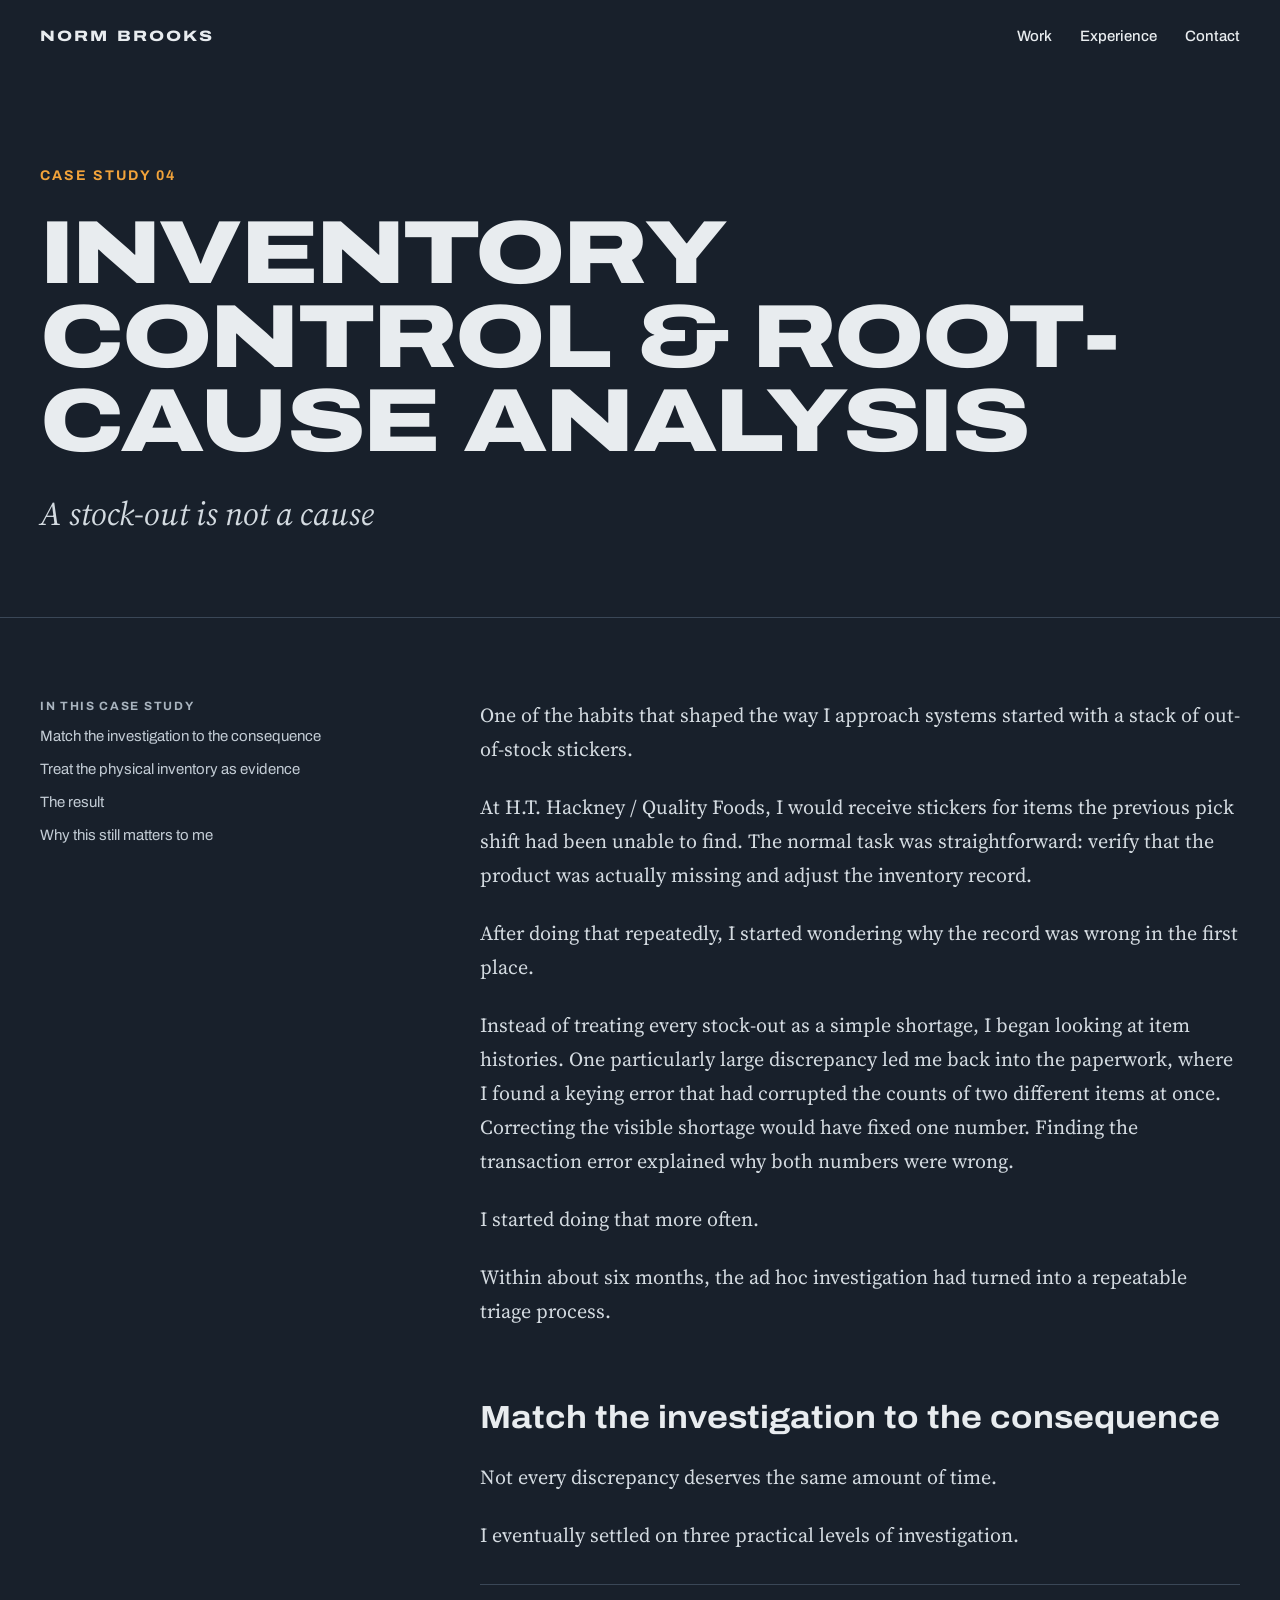
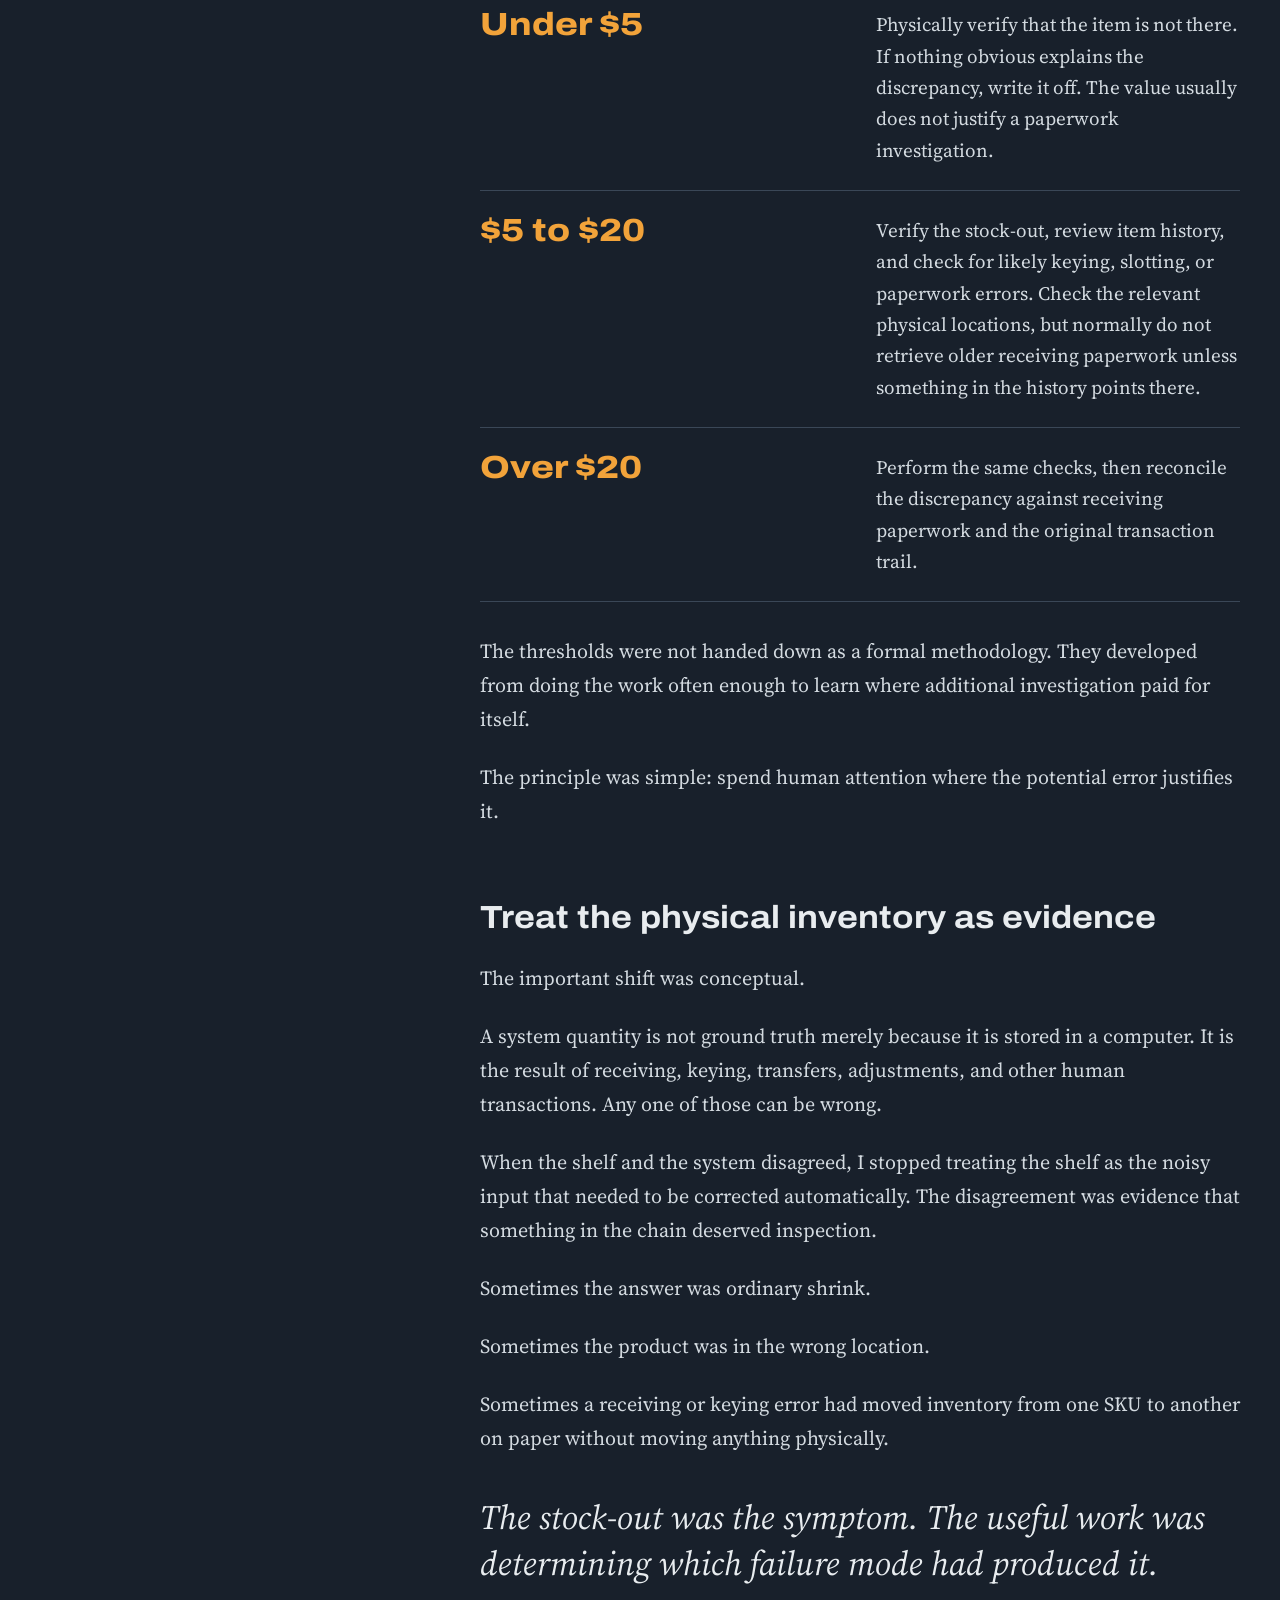
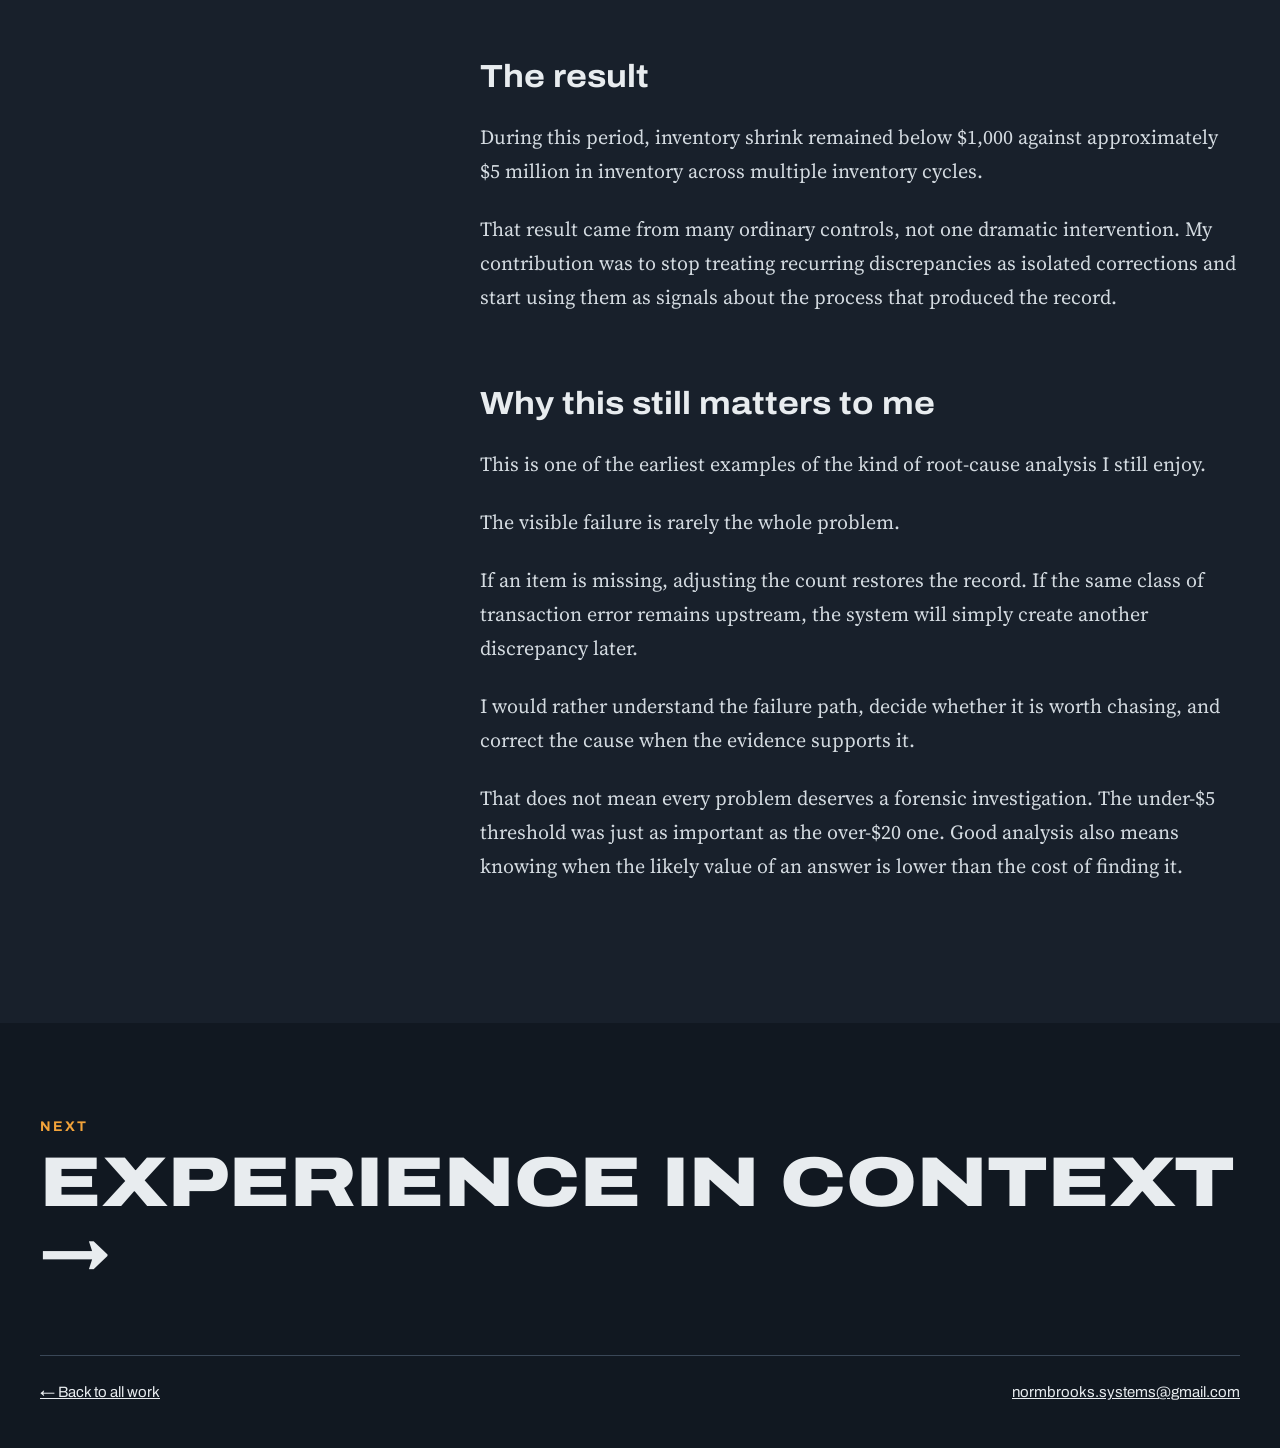
<file: inventory.html>
<!doctype html>
<html lang="en">
<head>
<meta charset="utf-8">
<meta name="viewport" content="width=device-width, initial-scale=1">
<title>Inventory Control &amp; Root-Cause Analysis — Norm Brooks</title>
<meta name="description" content="Case study: treating stock-outs as evidence and matching investigation effort to consequence.">
<meta property="og:title" content="Inventory Control &amp; Root-Cause Analysis — Norm Brooks">
<meta property="og:description" content="Case study: treating stock-outs as evidence and matching investigation effort to consequence.">
<meta property="og:type" content="website">
<meta name="theme-color" content="#18202B">
<link rel="preconnect" href="https://fonts.googleapis.com">
<link rel="preconnect" href="https://fonts.gstatic.com" crossorigin>
<link href="https://fonts.googleapis.com/css2?family=Archivo:wdth,wght@62..125,400..900&amp;family=Source+Serif+4:ital,opsz,wght@0,8..60,400;0,8..60,600;1,8..60,400&amp;display=swap" rel="stylesheet">
<style>
body{margin:0;background:#18202B}
a{color:#E8ECEF}a:hover{color:#F2A33A}
html{scroll-behavior:smooth}
@media (prefers-reduced-motion: reduce){html{scroll-behavior:auto}}
a:focus-visible{outline:2px solid #F2A33A;outline-offset:3px}
img{max-width:100%}
</style>
</head>
<body>
<div style="background: #18202B; color: #E8ECEF; font-family: 'Source Serif 4', Georgia, serif; min-width: 0">

<header style="max-width: 1360px; margin: 0 auto; padding: 28px 40px; display: flex; flex-wrap: wrap; justify-content: space-between; align-items: center; gap: 16px">
<a href="index.html" style="font-family: Archivo, 'Arial Narrow', sans-serif; font-stretch: 125%; font-weight: 800; font-size: 15px; letter-spacing: 0.14em; text-decoration: none">NORM BROOKS</a>
<nav aria-label="Primary" style="display: flex; flex-wrap: wrap; gap: 28px; font-family: Archivo, sans-serif; font-size: 15px; font-weight: 500">
<a href="index.html#work" style="text-decoration: none">Work</a>
<a href="experience.html" style="text-decoration: none">Experience</a>
<a href="index.html#contact" style="text-decoration: none">Contact</a>
</nav>
</header>

<section style="max-width: 1360px; margin: 0 auto; padding: 96px 40px 80px; display: flex; flex-direction: column; gap: 28px; border-bottom: 1px solid #3A4757">
<p style="margin: 0; font-family: Archivo, sans-serif; font-size: 14px; font-weight: 700; letter-spacing: 0.14em; text-transform: uppercase; color: #F2A33A">Case study 04</p>
<h1 style="margin: 0; font-family: Archivo, 'Arial Narrow', sans-serif; font-stretch: 125%; font-weight: 850; font-size: clamp(44px, 7vw, 104px); line-height: 0.94; letter-spacing: -0.02em; text-transform: uppercase; text-wrap: balance">Inventory Control &amp; Root-Cause Analysis</h1>
<p style="margin: 0; max-width: 900px; font-size: clamp(24px, 2.6vw, 34px); line-height: 1.35; font-style: italic; color: #D3DAE0">A stock-out is not a cause</p>
</section>

<div style="max-width: 1360px; margin: 0 auto; padding: 80px 40px 140px; display: flex; flex-wrap: wrap; gap: 56px 80px; align-items: flex-start">

<nav aria-label="In this case study" style="flex: 1 1 240px; display: flex; flex-direction: column; gap: 12px; font-family: Archivo, sans-serif; font-size: 15px; line-height: 1.4">
<span style="font-size: 12px; font-weight: 700; letter-spacing: 0.14em; text-transform: uppercase; color: #A9B4BF">In this case study</span>
<a href="#consequence" style="text-decoration: none; color: #C3CCD5">Match the investigation to the consequence</a>
<a href="#evidence" style="text-decoration: none; color: #C3CCD5">Treat the physical inventory as evidence</a>
<a href="#result" style="text-decoration: none; color: #C3CCD5">The result</a>
<a href="#matters" style="text-decoration: none; color: #C3CCD5">Why this still matters to me</a>
</nav>

<article style="flex: 999 1 560px; min-width: 0; max-width: 760px; display: flex; flex-direction: column; gap: 72px">

<section style="display: flex; flex-direction: column; gap: 24px">
<p style="margin: 0; font-size: 20px; line-height: 1.7; color: #D3DAE0">One of the habits that shaped the way I approach systems started with a stack of out-of-stock stickers.</p>
<p style="margin: 0; font-size: 20px; line-height: 1.7; color: #D3DAE0">At H.T. Hackney / Quality Foods, I would receive stickers for items the previous pick shift had been unable to find. The normal task was straightforward: verify that the product was actually missing and adjust the inventory record.</p>
<p style="margin: 0; font-size: 20px; line-height: 1.7; color: #D3DAE0">After doing that repeatedly, I started wondering why the record was wrong in the first place.</p>
<p style="margin: 0; font-size: 20px; line-height: 1.7; color: #D3DAE0">Instead of treating every stock-out as a simple shortage, I began looking at item histories. One particularly large discrepancy led me back into the paperwork, where I found a keying error that had corrupted the counts of two different items at once. Correcting the visible shortage would have fixed one number. Finding the transaction error explained why both numbers were wrong.</p>
<p style="margin: 0; font-size: 20px; line-height: 1.7; color: #D3DAE0">I started doing that more often.</p>
<p style="margin: 0; font-size: 20px; line-height: 1.7; color: #D3DAE0">Within about six months, the ad hoc investigation had turned into a repeatable triage process.</p>
</section>

<section id="consequence" style="display: flex; flex-direction: column; gap: 24px">
<h2 style="margin: 0; font-family: Archivo, sans-serif; font-stretch: 110%; font-weight: 700; font-size: 32px; line-height: 1.15">Match the investigation to the consequence</h2>
<p style="margin: 0; font-size: 20px; line-height: 1.7; color: #D3DAE0">Not every discrepancy deserves the same amount of time.</p>
<p style="margin: 0; font-size: 20px; line-height: 1.7; color: #D3DAE0">I eventually settled on three practical levels of investigation.</p>
<div style="display: flex; flex-direction: column; margin: 8px 0">
<div style="display: grid; grid-template-columns: repeat(auto-fit, minmax(min(200px, 100%), 1fr)); gap: 8px 32px; padding: 24px 0; border-top: 1px solid #3A4757">
<span style="font-family: Archivo, sans-serif; font-stretch: 115%; font-weight: 800; font-size: 32px; line-height: 1; color: #F2A33A">Under $5</span>
<p style="margin: 0; font-size: 19px; line-height: 1.65; color: #D3DAE0">Physically verify that the item is not there. If nothing obvious explains the discrepancy, write it off. The value usually does not justify a paperwork investigation.</p>
</div>
<div style="display: grid; grid-template-columns: repeat(auto-fit, minmax(min(200px, 100%), 1fr)); gap: 8px 32px; padding: 24px 0; border-top: 1px solid #3A4757">
<span style="font-family: Archivo, sans-serif; font-stretch: 115%; font-weight: 800; font-size: 32px; line-height: 1; color: #F2A33A">$5 to $20</span>
<p style="margin: 0; font-size: 19px; line-height: 1.65; color: #D3DAE0">Verify the stock-out, review item history, and check for likely keying, slotting, or paperwork errors. Check the relevant physical locations, but normally do not retrieve older receiving paperwork unless something in the history points there.</p>
</div>
<div style="display: grid; grid-template-columns: repeat(auto-fit, minmax(min(200px, 100%), 1fr)); gap: 8px 32px; padding: 24px 0; border-top: 1px solid #3A4757; border-bottom: 1px solid #3A4757">
<span style="font-family: Archivo, sans-serif; font-stretch: 115%; font-weight: 800; font-size: 32px; line-height: 1; color: #F2A33A">Over $20</span>
<p style="margin: 0; font-size: 19px; line-height: 1.65; color: #D3DAE0">Perform the same checks, then reconcile the discrepancy against receiving paperwork and the original transaction trail.</p>
</div>
</div>
<p style="margin: 0; font-size: 20px; line-height: 1.7; color: #D3DAE0">The thresholds were not handed down as a formal methodology. They developed from doing the work often enough to learn where additional investigation paid for itself.</p>
<p style="margin: 0; font-size: 20px; line-height: 1.7; color: #D3DAE0">The principle was simple: spend human attention where the potential error justifies it.</p>
</section>

<section id="evidence" style="display: flex; flex-direction: column; gap: 24px">
<h2 style="margin: 0; font-family: Archivo, sans-serif; font-stretch: 110%; font-weight: 700; font-size: 32px; line-height: 1.15">Treat the physical inventory as evidence</h2>
<p style="margin: 0; font-size: 20px; line-height: 1.7; color: #D3DAE0">The important shift was conceptual.</p>
<p style="margin: 0; font-size: 20px; line-height: 1.7; color: #D3DAE0">A system quantity is not ground truth merely because it is stored in a computer. It is the result of receiving, keying, transfers, adjustments, and other human transactions. Any one of those can be wrong.</p>
<p style="margin: 0; font-size: 20px; line-height: 1.7; color: #D3DAE0">When the shelf and the system disagreed, I stopped treating the shelf as the noisy input that needed to be corrected automatically. The disagreement was evidence that something in the chain deserved inspection.</p>
<p style="margin: 0; font-size: 20px; line-height: 1.7; color: #D3DAE0">Sometimes the answer was ordinary shrink.</p>
<p style="margin: 0; font-size: 20px; line-height: 1.7; color: #D3DAE0">Sometimes the product was in the wrong location.</p>
<p style="margin: 0; font-size: 20px; line-height: 1.7; color: #D3DAE0">Sometimes a receiving or keying error had moved inventory from one SKU to another on paper without moving anything physically.</p>
<p style="margin: 16px 0 0; font-size: clamp(26px, 2.8vw, 34px); line-height: 1.35; font-style: italic; color: #E8ECEF; text-wrap: balance">The stock-out was the symptom. The useful work was determining which failure mode had produced it.</p>
</section>

<section id="result" style="display: flex; flex-direction: column; gap: 24px">
<h2 style="margin: 0; font-family: Archivo, sans-serif; font-stretch: 110%; font-weight: 700; font-size: 32px; line-height: 1.15">The result</h2>
<p style="margin: 0; font-size: 20px; line-height: 1.7; color: #D3DAE0">During this period, inventory shrink remained below $1,000 against approximately $5 million in inventory across multiple inventory cycles.</p>
<p style="margin: 0; font-size: 20px; line-height: 1.7; color: #D3DAE0">That result came from many ordinary controls, not one dramatic intervention. My contribution was to stop treating recurring discrepancies as isolated corrections and start using them as signals about the process that produced the record.</p>
</section>

<section id="matters" style="display: flex; flex-direction: column; gap: 24px">
<h2 style="margin: 0; font-family: Archivo, sans-serif; font-stretch: 110%; font-weight: 700; font-size: 32px; line-height: 1.15">Why this still matters to me</h2>
<p style="margin: 0; font-size: 20px; line-height: 1.7; color: #D3DAE0">This is one of the earliest examples of the kind of root-cause analysis I still enjoy.</p>
<p style="margin: 0; font-size: 20px; line-height: 1.7; color: #D3DAE0">The visible failure is rarely the whole problem.</p>
<p style="margin: 0; font-size: 20px; line-height: 1.7; color: #D3DAE0">If an item is missing, adjusting the count restores the record. If the same class of transaction error remains upstream, the system will simply create another discrepancy later.</p>
<p style="margin: 0; font-size: 20px; line-height: 1.7; color: #D3DAE0">I would rather understand the failure path, decide whether it is worth chasing, and correct the cause when the evidence supports it.</p>
<p style="margin: 0; font-size: 20px; line-height: 1.7; color: #D3DAE0">That does not mean every problem deserves a forensic investigation. The under-$5 threshold was just as important as the over-$20 one. Good analysis also means knowing when the likely value of an answer is lower than the cost of finding it.</p>
</section>

</article>
</div>

<footer style="background: #111821; padding: 96px 40px 48px">
<div style="max-width: 1360px; margin: 0 auto; display: flex; flex-direction: column; gap: 72px">
<a href="experience.html" style="display: flex; flex-direction: column; gap: 16px; text-decoration: none">
<span style="font-family: Archivo, sans-serif; font-size: 14px; font-weight: 700; letter-spacing: 0.14em; text-transform: uppercase; color: #F2A33A">Next</span>
<span style="font-family: Archivo, sans-serif; font-stretch: 125%; font-weight: 850; font-size: clamp(36px, 5.5vw, 80px); line-height: 0.95; text-transform: uppercase">Experience in Context →</span>
</a>
<div style="display: flex; flex-wrap: wrap; justify-content: space-between; gap: 16px; padding-top: 28px; border-top: 1px solid #3A4757; font-family: Archivo, sans-serif; font-size: 15px; color: #A9B4BF">
<a href="index.html" style="color: #E8ECEF">← Back to all work</a>
<a href="mailto:normbrooks.systems@gmail.com" style="color: #E8ECEF">normbrooks.systems@gmail.com</a>
</div>
</div>
</footer>

</div>
</body>
</html>
</file>
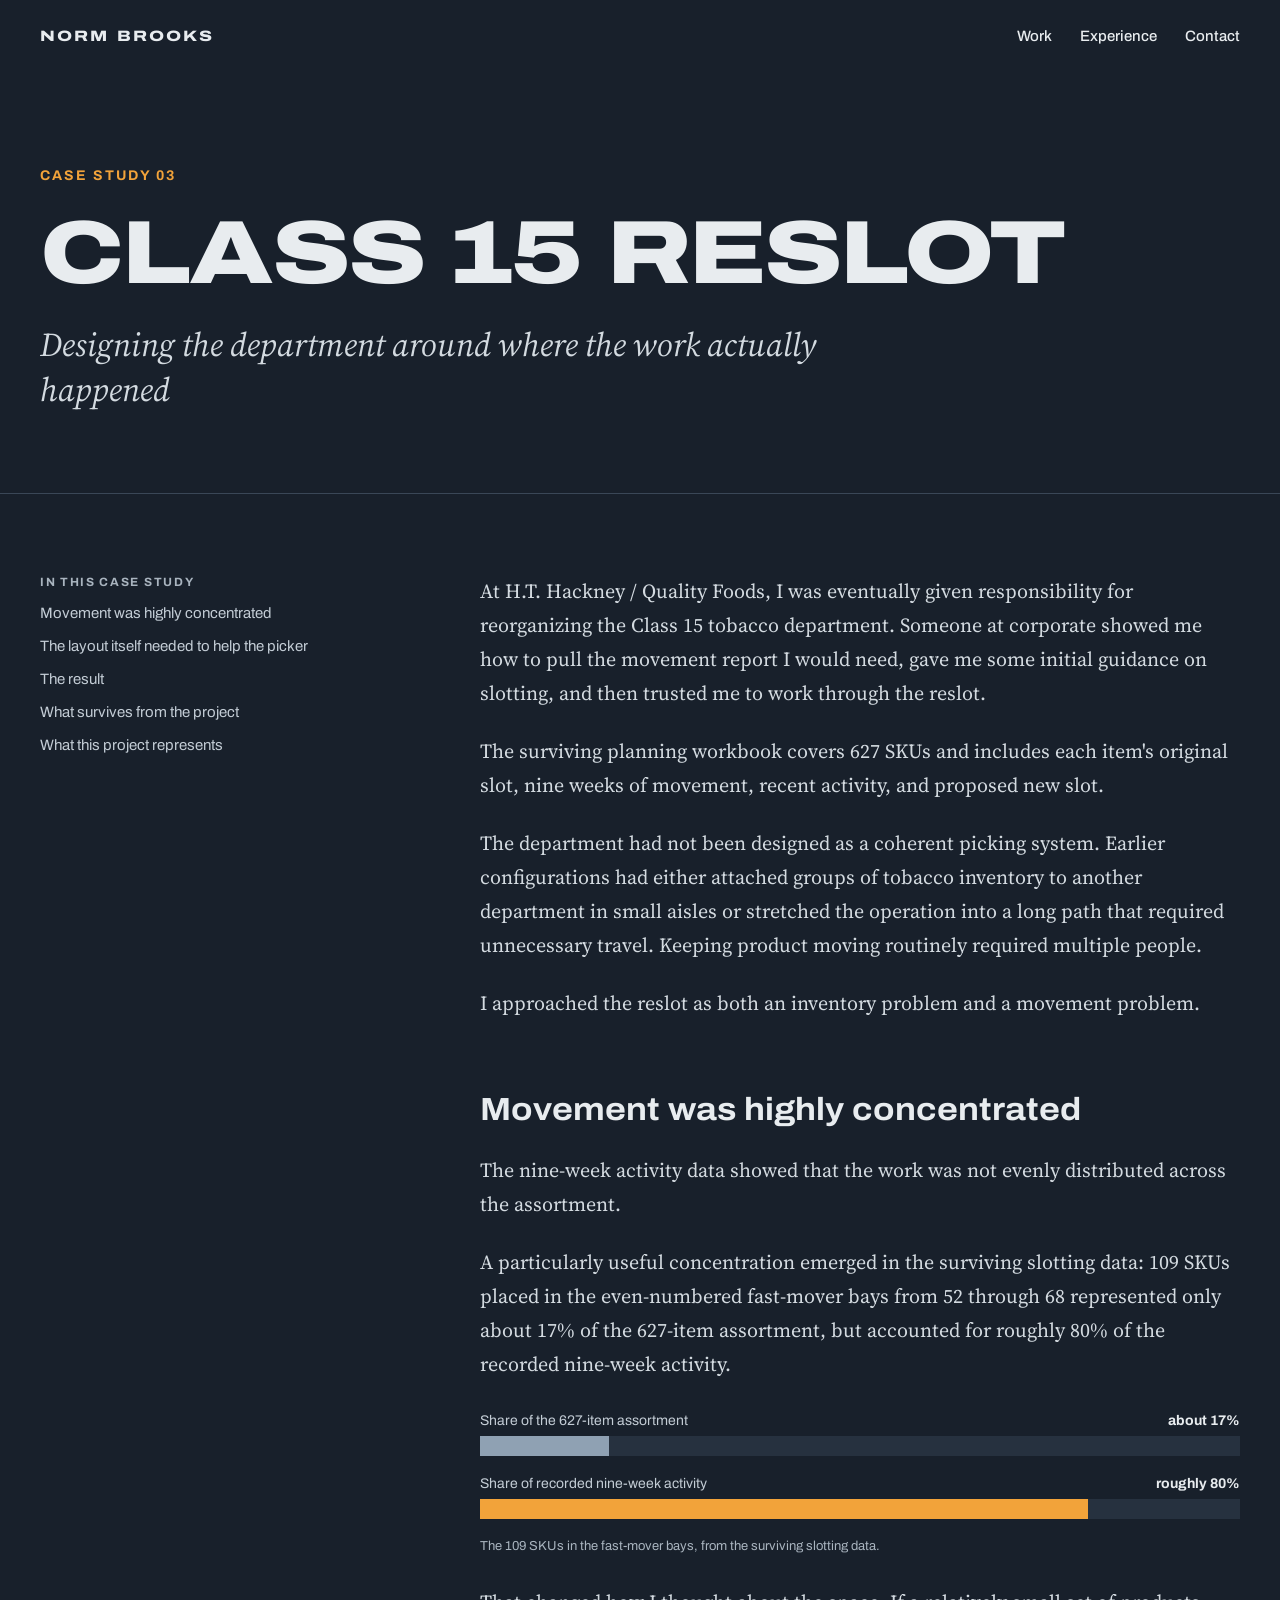
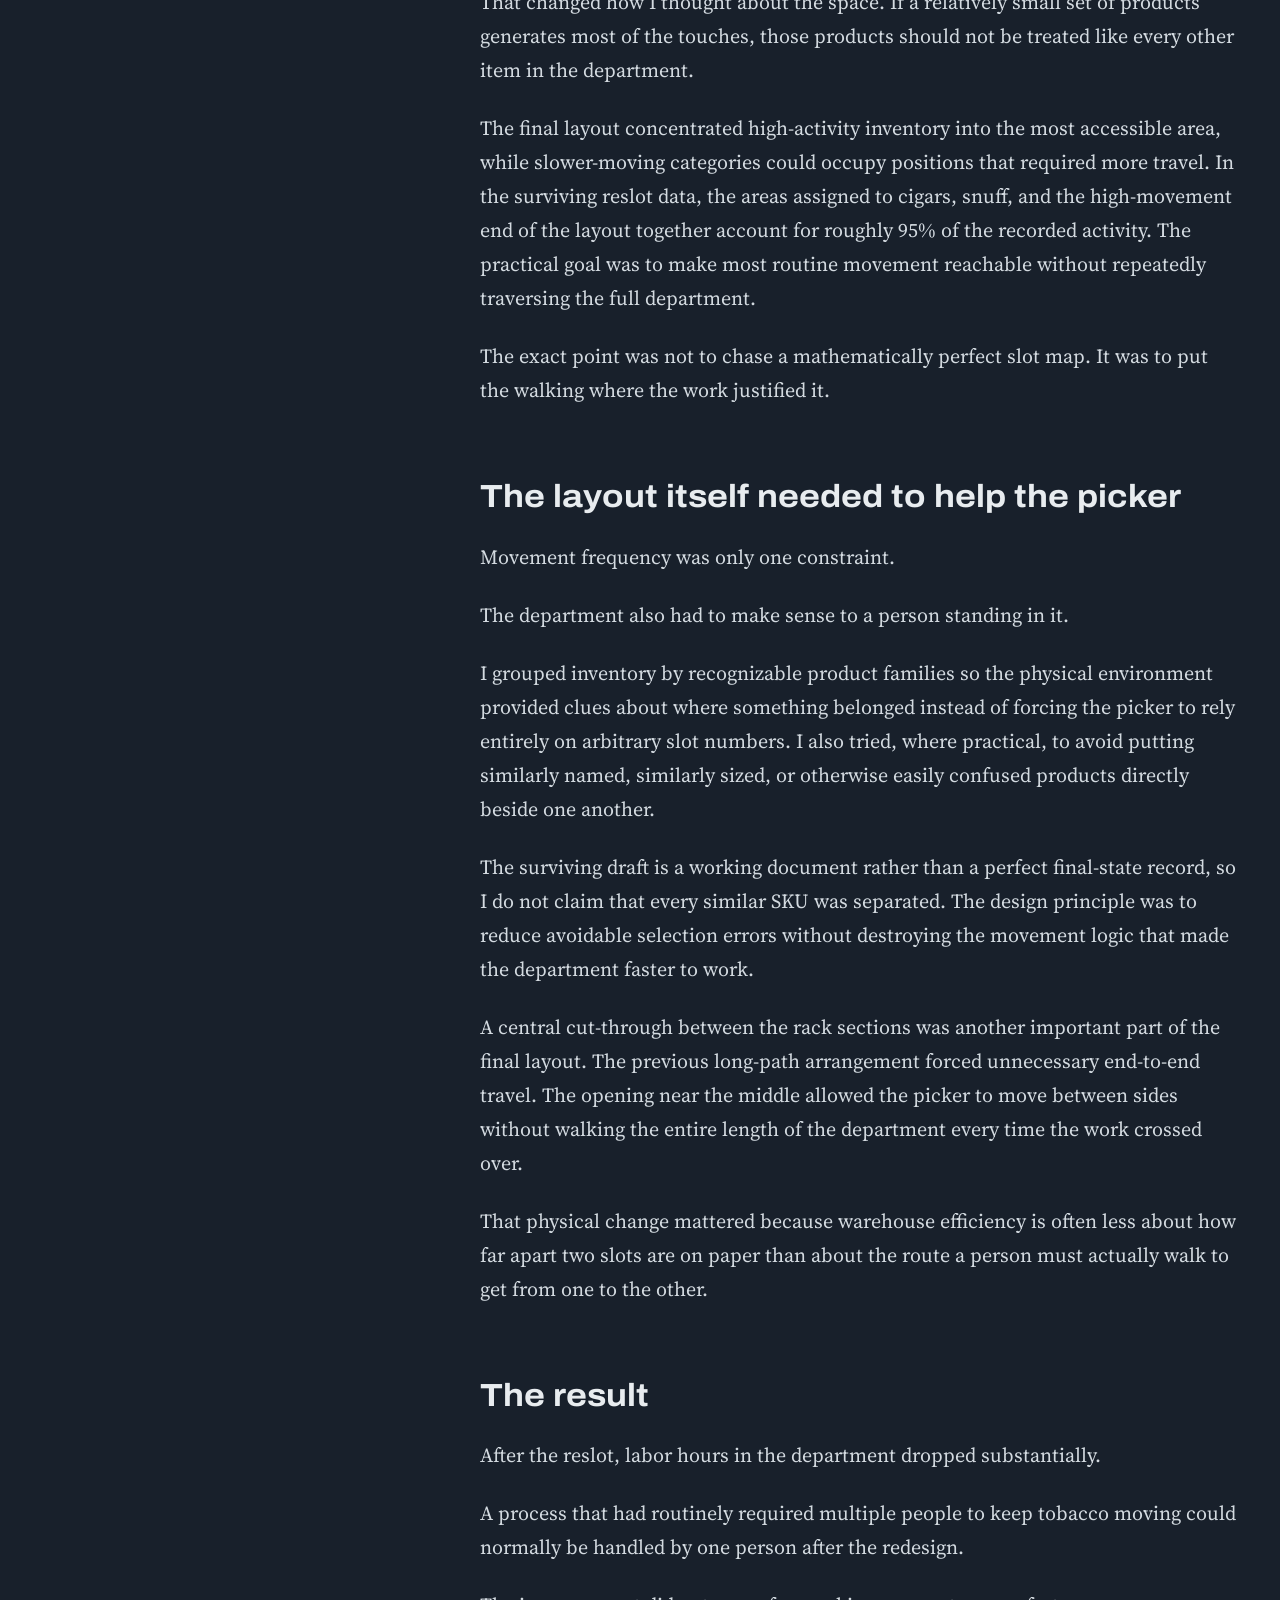
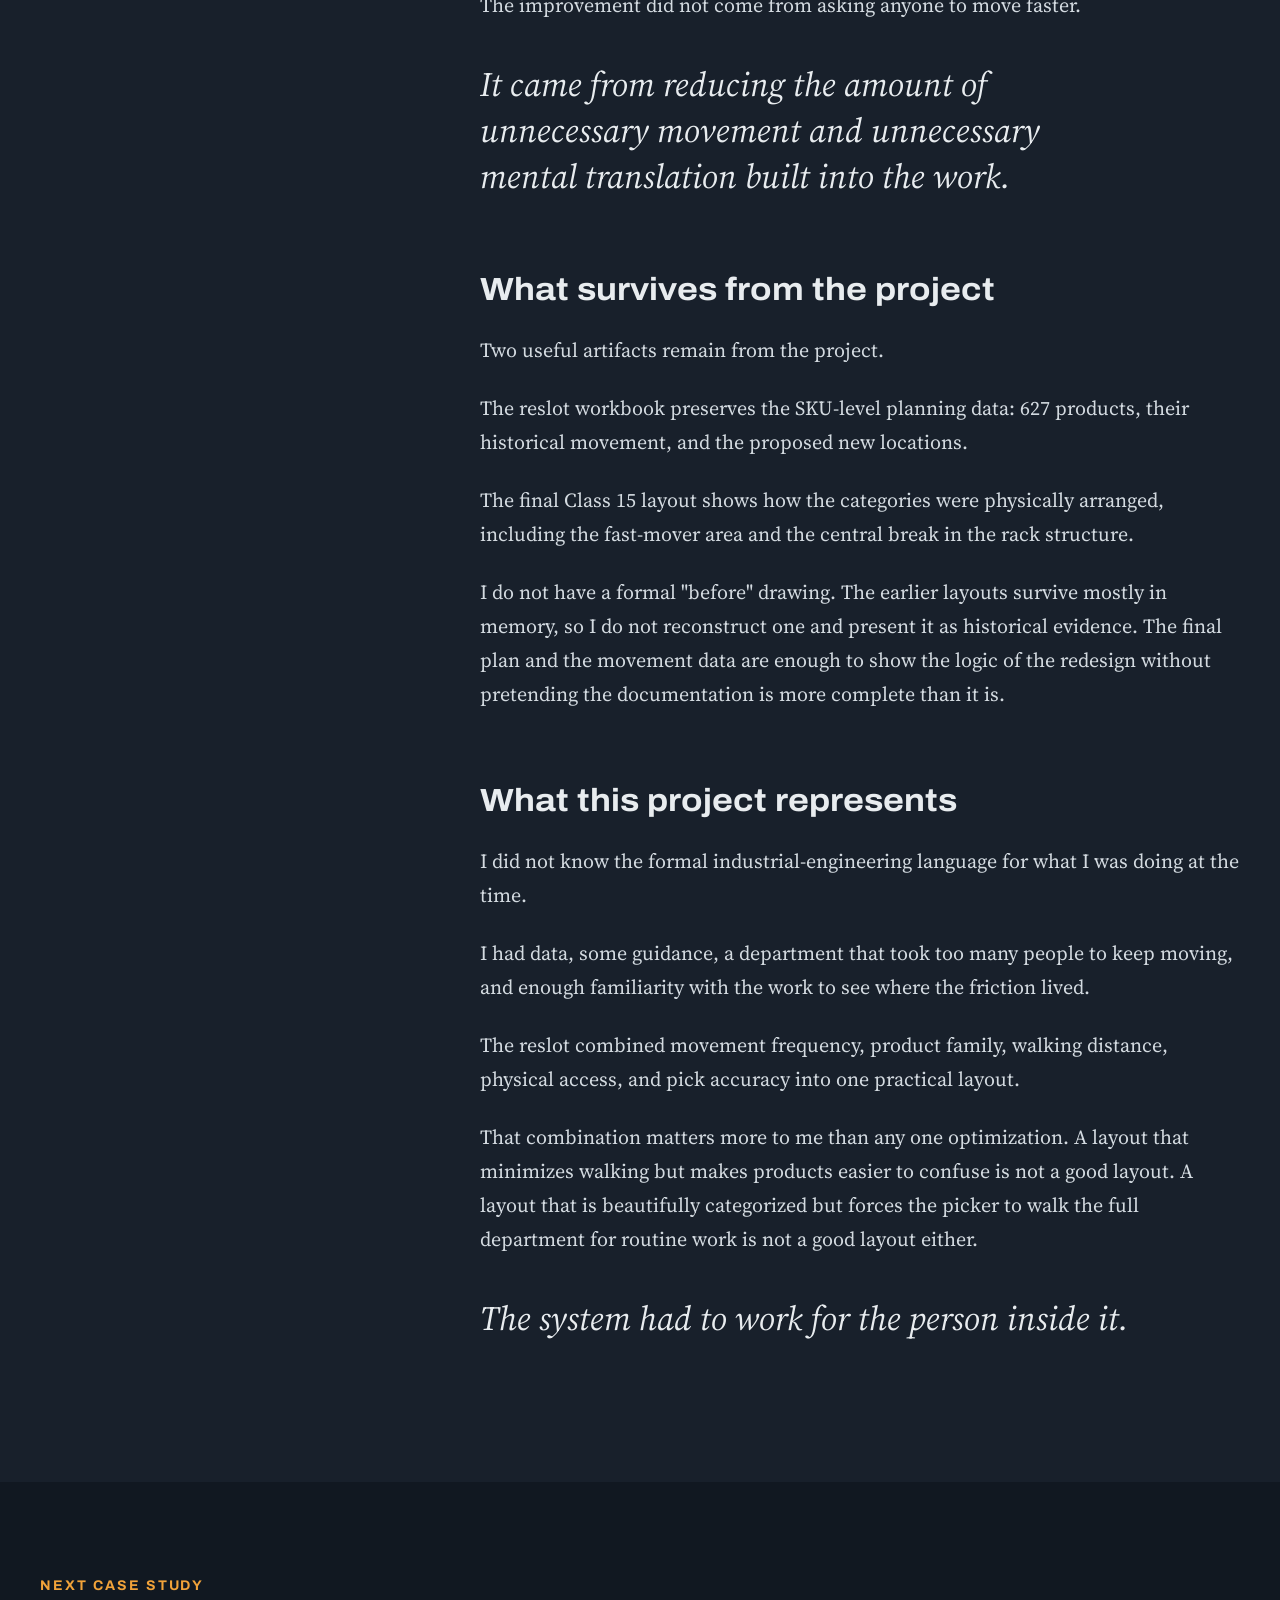
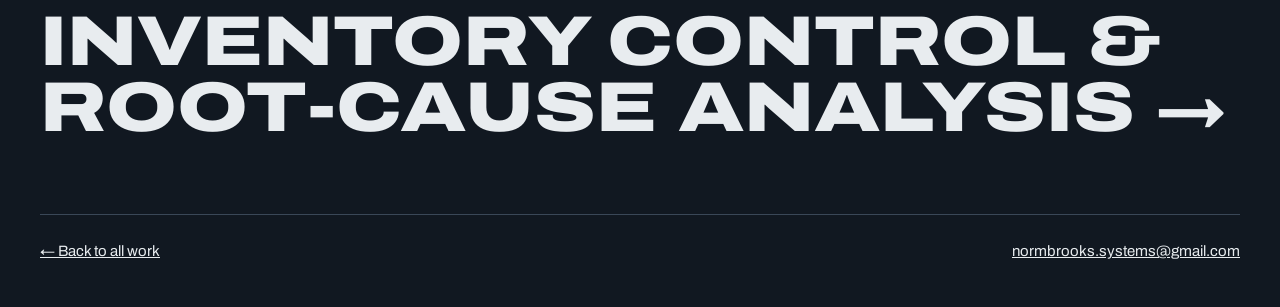
<file: reslot.html>
<!doctype html>
<html lang="en">
<head>
<meta charset="utf-8">
<meta name="viewport" content="width=device-width, initial-scale=1">
<title>Class 15 Reslot — Norm Brooks</title>
<meta name="description" content="Case study: redesigning a 627-SKU department around where the work actually happened.">
<meta property="og:title" content="Class 15 Reslot — Norm Brooks">
<meta property="og:description" content="Case study: redesigning a 627-SKU department around where the work actually happened.">
<meta property="og:type" content="website">
<meta name="theme-color" content="#18202B">
<link rel="preconnect" href="https://fonts.googleapis.com">
<link rel="preconnect" href="https://fonts.gstatic.com" crossorigin>
<link href="https://fonts.googleapis.com/css2?family=Archivo:wdth,wght@62..125,400..900&amp;family=Source+Serif+4:ital,opsz,wght@0,8..60,400;0,8..60,600;1,8..60,400&amp;display=swap" rel="stylesheet">
<style>
body{margin:0;background:#18202B}
a{color:#E8ECEF}a:hover{color:#F2A33A}
html{scroll-behavior:smooth}
@media (prefers-reduced-motion: reduce){html{scroll-behavior:auto}}
a:focus-visible{outline:2px solid #F2A33A;outline-offset:3px}
img{max-width:100%}
</style>
</head>
<body>
<div style="background: #18202B; color: #E8ECEF; font-family: 'Source Serif 4', Georgia, serif; min-width: 0">

<header style="max-width: 1360px; margin: 0 auto; padding: 28px 40px; display: flex; flex-wrap: wrap; justify-content: space-between; align-items: center; gap: 16px">
<a href="index.html" style="font-family: Archivo, 'Arial Narrow', sans-serif; font-stretch: 125%; font-weight: 800; font-size: 15px; letter-spacing: 0.14em; text-decoration: none">NORM BROOKS</a>
<nav aria-label="Primary" style="display: flex; flex-wrap: wrap; gap: 28px; font-family: Archivo, sans-serif; font-size: 15px; font-weight: 500">
<a href="index.html#work" style="text-decoration: none">Work</a>
<a href="experience.html" style="text-decoration: none">Experience</a>
<a href="index.html#contact" style="text-decoration: none">Contact</a>
</nav>
</header>

<section style="max-width: 1360px; margin: 0 auto; padding: 96px 40px 80px; display: flex; flex-direction: column; gap: 28px; border-bottom: 1px solid #3A4757">
<p style="margin: 0; font-family: Archivo, sans-serif; font-size: 14px; font-weight: 700; letter-spacing: 0.14em; text-transform: uppercase; color: #F2A33A">Case study 03</p>
<h1 style="margin: 0; font-family: Archivo, 'Arial Narrow', sans-serif; font-stretch: 125%; font-weight: 850; font-size: clamp(44px, 7vw, 104px); line-height: 0.94; letter-spacing: -0.02em; text-transform: uppercase; text-wrap: balance">Class 15 Reslot</h1>
<p style="margin: 0; max-width: 900px; font-size: clamp(24px, 2.6vw, 34px); line-height: 1.35; font-style: italic; color: #D3DAE0">Designing the department around where the work actually happened</p>
</section>

<div style="max-width: 1360px; margin: 0 auto; padding: 80px 40px 140px; display: flex; flex-wrap: wrap; gap: 56px 80px; align-items: flex-start">

<nav aria-label="In this case study" style="flex: 1 1 240px; display: flex; flex-direction: column; gap: 12px; font-family: Archivo, sans-serif; font-size: 15px; line-height: 1.4">
<span style="font-size: 12px; font-weight: 700; letter-spacing: 0.14em; text-transform: uppercase; color: #A9B4BF">In this case study</span>
<a href="#concentrated" style="text-decoration: none; color: #C3CCD5">Movement was highly concentrated</a>
<a href="#picker" style="text-decoration: none; color: #C3CCD5">The layout itself needed to help the picker</a>
<a href="#result" style="text-decoration: none; color: #C3CCD5">The result</a>
<a href="#survives" style="text-decoration: none; color: #C3CCD5">What survives from the project</a>
<a href="#represents" style="text-decoration: none; color: #C3CCD5">What this project represents</a>
</nav>

<article style="flex: 999 1 560px; min-width: 0; max-width: 760px; display: flex; flex-direction: column; gap: 72px">

<section style="display: flex; flex-direction: column; gap: 24px">
<p style="margin: 0; font-size: 20px; line-height: 1.7; color: #D3DAE0">At H.T. Hackney / Quality Foods, I was eventually given responsibility for reorganizing the Class 15 tobacco department. Someone at corporate showed me how to pull the movement report I would need, gave me some initial guidance on slotting, and then trusted me to work through the reslot.</p>
<p style="margin: 0; font-size: 20px; line-height: 1.7; color: #D3DAE0">The surviving planning workbook covers 627 SKUs and includes each item's original slot, nine weeks of movement, recent activity, and proposed new slot.</p>
<p style="margin: 0; font-size: 20px; line-height: 1.7; color: #D3DAE0">The department had not been designed as a coherent picking system. Earlier configurations had either attached groups of tobacco inventory to another department in small aisles or stretched the operation into a long path that required unnecessary travel. Keeping product moving routinely required multiple people.</p>
<p style="margin: 0; font-size: 20px; line-height: 1.7; color: #D3DAE0">I approached the reslot as both an inventory problem and a movement problem.</p>
</section>

<section id="concentrated" style="display: flex; flex-direction: column; gap: 24px">
<h2 style="margin: 0; font-family: Archivo, sans-serif; font-stretch: 110%; font-weight: 700; font-size: 32px; line-height: 1.15">Movement was highly concentrated</h2>
<p style="margin: 0; font-size: 20px; line-height: 1.7; color: #D3DAE0">The nine-week activity data showed that the work was not evenly distributed across the assortment.</p>
<p style="margin: 0; font-size: 20px; line-height: 1.7; color: #D3DAE0">A particularly useful concentration emerged in the surviving slotting data: 109 SKUs placed in the even-numbered fast-mover bays from 52 through 68 represented only about 17% of the 627-item assortment, but accounted for roughly 80% of the recorded nine-week activity.</p>
<figure role="img" aria-label="The 109 fast-mover SKUs: about 17 percent of the assortment, roughly 80 percent of recorded nine-week activity." style="margin: 8px 0; display: flex; flex-direction: column; gap: 20px; font-family: Archivo, sans-serif">
<div style="display: flex; flex-direction: column; gap: 8px">
<div style="display: flex; justify-content: space-between; gap: 16px; font-size: 14px; color: #C3CCD5"><span>Share of the 627-item assortment</span><span style="font-weight: 700; color: #E8ECEF">about 17%</span></div>
<div style="height: 20px; background: #26313F"><div style="width: 17%; height: 100%; background: #8FA1B3"></div></div>
</div>
<div style="display: flex; flex-direction: column; gap: 8px">
<div style="display: flex; justify-content: space-between; gap: 16px; font-size: 14px; color: #C3CCD5"><span>Share of recorded nine-week activity</span><span style="font-weight: 700; color: #E8ECEF">roughly 80%</span></div>
<div style="height: 20px; background: #26313F"><div style="width: 80%; height: 100%; background: #F2A33A"></div></div>
</div>
<figcaption style="font-size: 13px; color: #A9B4BF">The 109 SKUs in the fast-mover bays, from the surviving slotting data.</figcaption>
</figure>
<p style="margin: 0; font-size: 20px; line-height: 1.7; color: #D3DAE0">That changed how I thought about the space. If a relatively small set of products generates most of the touches, those products should not be treated like every other item in the department.</p>
<p style="margin: 0; font-size: 20px; line-height: 1.7; color: #D3DAE0">The final layout concentrated high-activity inventory into the most accessible area, while slower-moving categories could occupy positions that required more travel. In the surviving reslot data, the areas assigned to cigars, snuff, and the high-movement end of the layout together account for roughly 95% of the recorded activity. The practical goal was to make most routine movement reachable without repeatedly traversing the full department.</p>
<p style="margin: 0; font-size: 20px; line-height: 1.7; color: #D3DAE0">The exact point was not to chase a mathematically perfect slot map. It was to put the walking where the work justified it.</p>
</section>

<section id="picker" style="display: flex; flex-direction: column; gap: 24px">
<h2 style="margin: 0; font-family: Archivo, sans-serif; font-stretch: 110%; font-weight: 700; font-size: 32px; line-height: 1.15">The layout itself needed to help the picker</h2>
<p style="margin: 0; font-size: 20px; line-height: 1.7; color: #D3DAE0">Movement frequency was only one constraint.</p>
<p style="margin: 0; font-size: 20px; line-height: 1.7; color: #D3DAE0">The department also had to make sense to a person standing in it.</p>
<p style="margin: 0; font-size: 20px; line-height: 1.7; color: #D3DAE0">I grouped inventory by recognizable product families so the physical environment provided clues about where something belonged instead of forcing the picker to rely entirely on arbitrary slot numbers. I also tried, where practical, to avoid putting similarly named, similarly sized, or otherwise easily confused products directly beside one another.</p>
<p style="margin: 0; font-size: 20px; line-height: 1.7; color: #D3DAE0">The surviving draft is a working document rather than a perfect final-state record, so I do not claim that every similar SKU was separated. The design principle was to reduce avoidable selection errors without destroying the movement logic that made the department faster to work.</p>
<p style="margin: 0; font-size: 20px; line-height: 1.7; color: #D3DAE0">A central cut-through between the rack sections was another important part of the final layout. The previous long-path arrangement forced unnecessary end-to-end travel. The opening near the middle allowed the picker to move between sides without walking the entire length of the department every time the work crossed over.</p>
<p style="margin: 0; font-size: 20px; line-height: 1.7; color: #D3DAE0">That physical change mattered because warehouse efficiency is often less about how far apart two slots are on paper than about the route a person must actually walk to get from one to the other.</p>
</section>

<section id="result" style="display: flex; flex-direction: column; gap: 24px">
<h2 style="margin: 0; font-family: Archivo, sans-serif; font-stretch: 110%; font-weight: 700; font-size: 32px; line-height: 1.15">The result</h2>
<p style="margin: 0; font-size: 20px; line-height: 1.7; color: #D3DAE0">After the reslot, labor hours in the department dropped substantially.</p>
<p style="margin: 0; font-size: 20px; line-height: 1.7; color: #D3DAE0">A process that had routinely required multiple people to keep tobacco moving could normally be handled by one person after the redesign.</p>
<p style="margin: 0; font-size: 20px; line-height: 1.7; color: #D3DAE0">The improvement did not come from asking anyone to move faster.</p>
<p style="margin: 16px 0 0; font-size: clamp(26px, 2.8vw, 34px); line-height: 1.35; font-style: italic; color: #E8ECEF; text-wrap: balance">It came from reducing the amount of unnecessary movement and unnecessary mental translation built into the work.</p>
</section>

<section id="survives" style="display: flex; flex-direction: column; gap: 24px">
<h2 style="margin: 0; font-family: Archivo, sans-serif; font-stretch: 110%; font-weight: 700; font-size: 32px; line-height: 1.15">What survives from the project</h2>
<p style="margin: 0; font-size: 20px; line-height: 1.7; color: #D3DAE0">Two useful artifacts remain from the project.</p>
<p style="margin: 0; font-size: 20px; line-height: 1.7; color: #D3DAE0">The reslot workbook preserves the SKU-level planning data: 627 products, their historical movement, and the proposed new locations.</p>
<p style="margin: 0; font-size: 20px; line-height: 1.7; color: #D3DAE0">The final Class 15 layout shows how the categories were physically arranged, including the fast-mover area and the central break in the rack structure.</p>
<p style="margin: 0; font-size: 20px; line-height: 1.7; color: #D3DAE0">I do not have a formal "before" drawing. The earlier layouts survive mostly in memory, so I do not reconstruct one and present it as historical evidence. The final plan and the movement data are enough to show the logic of the redesign without pretending the documentation is more complete than it is.</p>
</section>

<section id="represents" style="display: flex; flex-direction: column; gap: 24px">
<h2 style="margin: 0; font-family: Archivo, sans-serif; font-stretch: 110%; font-weight: 700; font-size: 32px; line-height: 1.15">What this project represents</h2>
<p style="margin: 0; font-size: 20px; line-height: 1.7; color: #D3DAE0">I did not know the formal industrial-engineering language for what I was doing at the time.</p>
<p style="margin: 0; font-size: 20px; line-height: 1.7; color: #D3DAE0">I had data, some guidance, a department that took too many people to keep moving, and enough familiarity with the work to see where the friction lived.</p>
<p style="margin: 0; font-size: 20px; line-height: 1.7; color: #D3DAE0">The reslot combined movement frequency, product family, walking distance, physical access, and pick accuracy into one practical layout.</p>
<p style="margin: 0; font-size: 20px; line-height: 1.7; color: #D3DAE0">That combination matters more to me than any one optimization. A layout that minimizes walking but makes products easier to confuse is not a good layout. A layout that is beautifully categorized but forces the picker to walk the full department for routine work is not a good layout either.</p>
<p style="margin: 16px 0 0; font-size: clamp(26px, 2.8vw, 34px); line-height: 1.35; font-style: italic; color: #E8ECEF">The system had to work for the person inside it.</p>
</section>

</article>
</div>

<footer style="background: #111821; padding: 96px 40px 48px">
<div style="max-width: 1360px; margin: 0 auto; display: flex; flex-direction: column; gap: 72px">
<a href="inventory.html" style="display: flex; flex-direction: column; gap: 16px; text-decoration: none">
<span style="font-family: Archivo, sans-serif; font-size: 14px; font-weight: 700; letter-spacing: 0.14em; text-transform: uppercase; color: #F2A33A">Next case study</span>
<span style="font-family: Archivo, sans-serif; font-stretch: 125%; font-weight: 850; font-size: clamp(36px, 5.5vw, 80px); line-height: 0.95; text-transform: uppercase">Inventory Control &amp; Root-Cause Analysis →</span>
</a>
<div style="display: flex; flex-wrap: wrap; justify-content: space-between; gap: 16px; padding-top: 28px; border-top: 1px solid #3A4757; font-family: Archivo, sans-serif; font-size: 15px; color: #A9B4BF">
<a href="index.html" style="color: #E8ECEF">← Back to all work</a>
<a href="mailto:normbrooks.systems@gmail.com" style="color: #E8ECEF">normbrooks.systems@gmail.com</a>
</div>
</div>
</footer>

</div>
</body>
</html>
</file>
